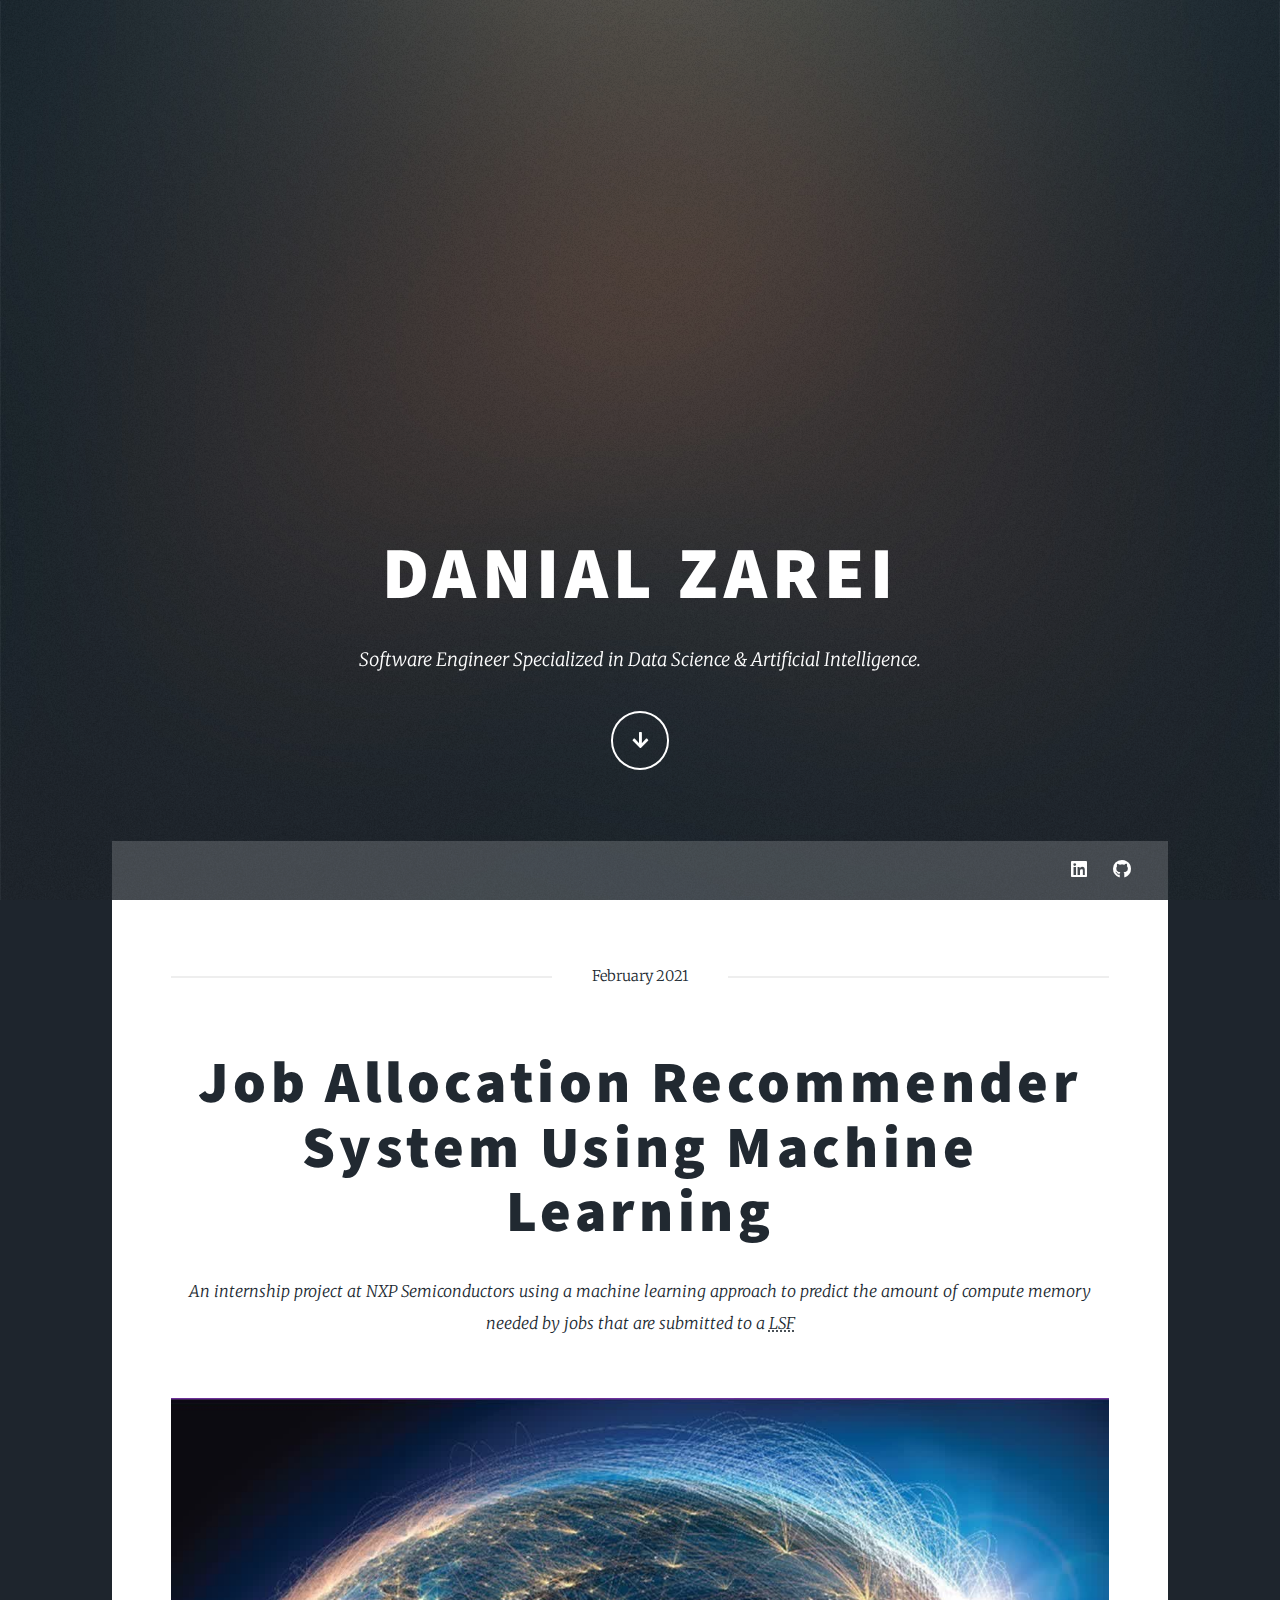
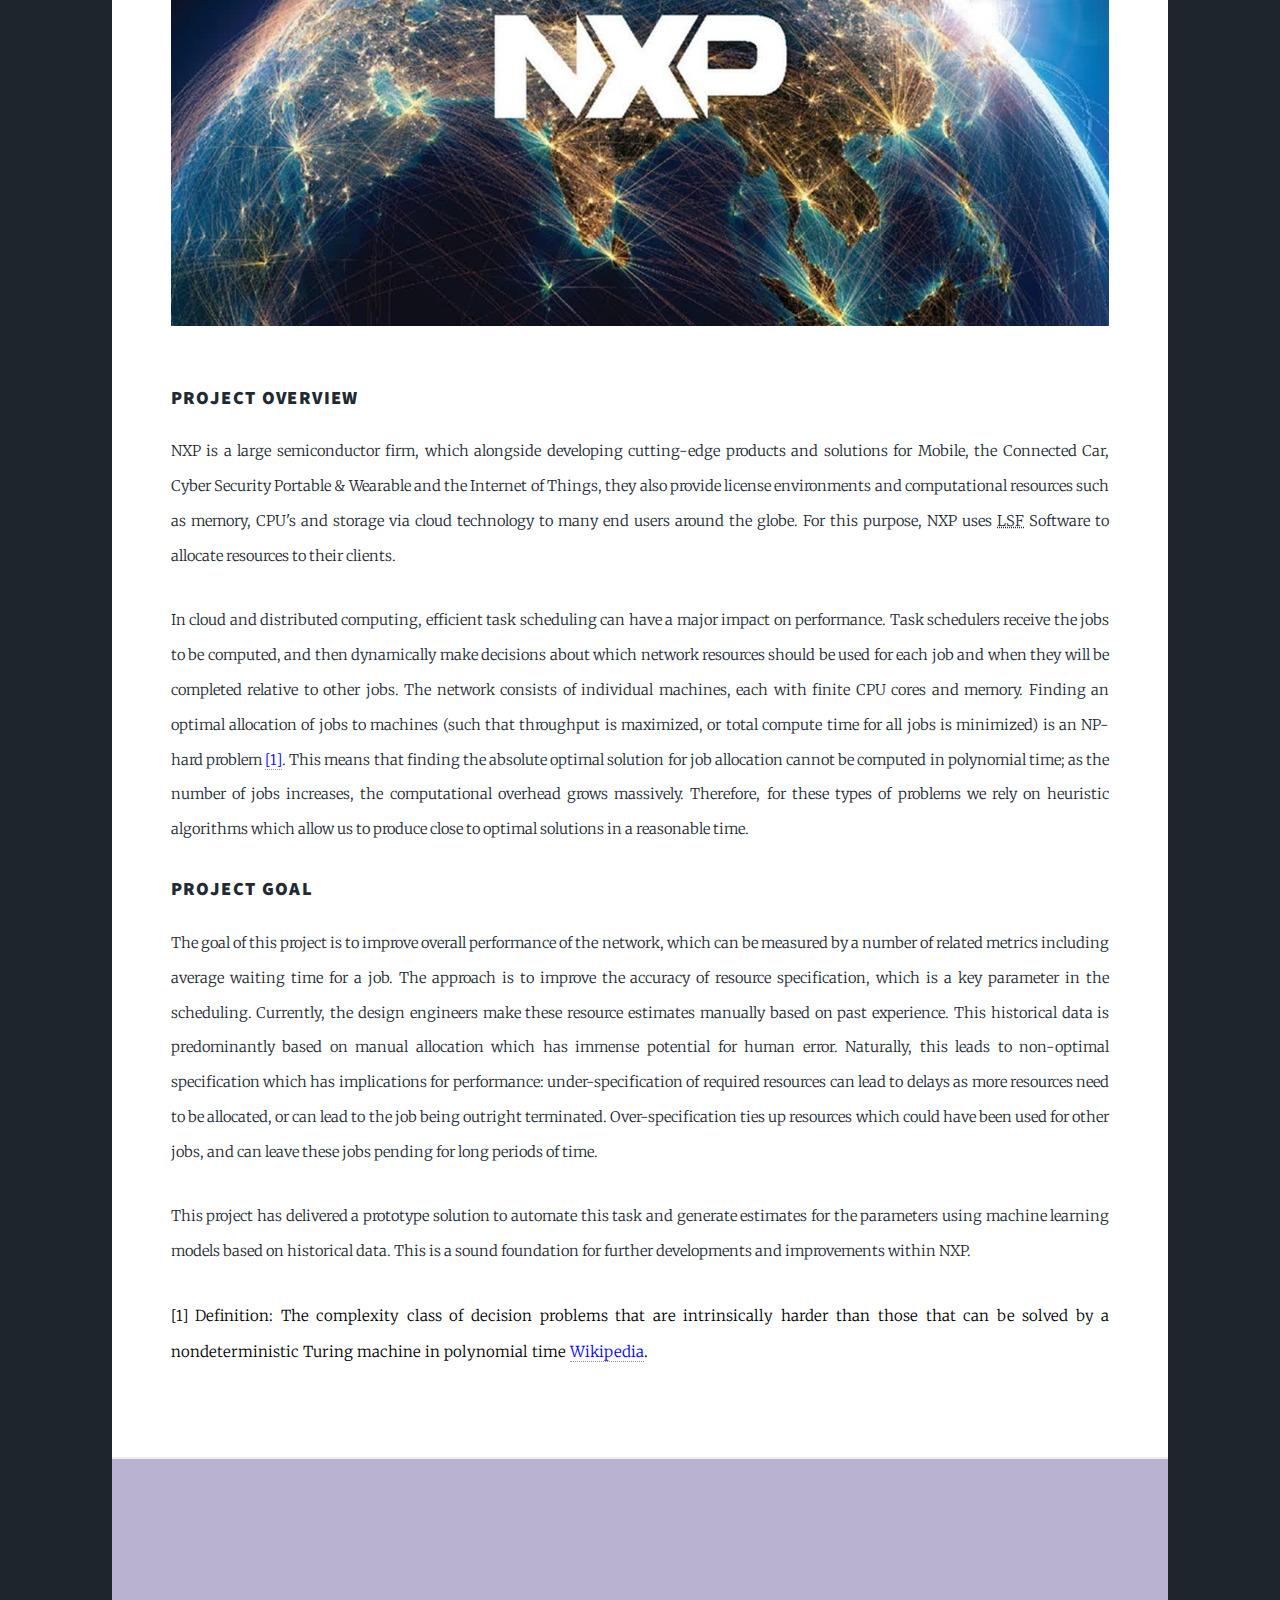
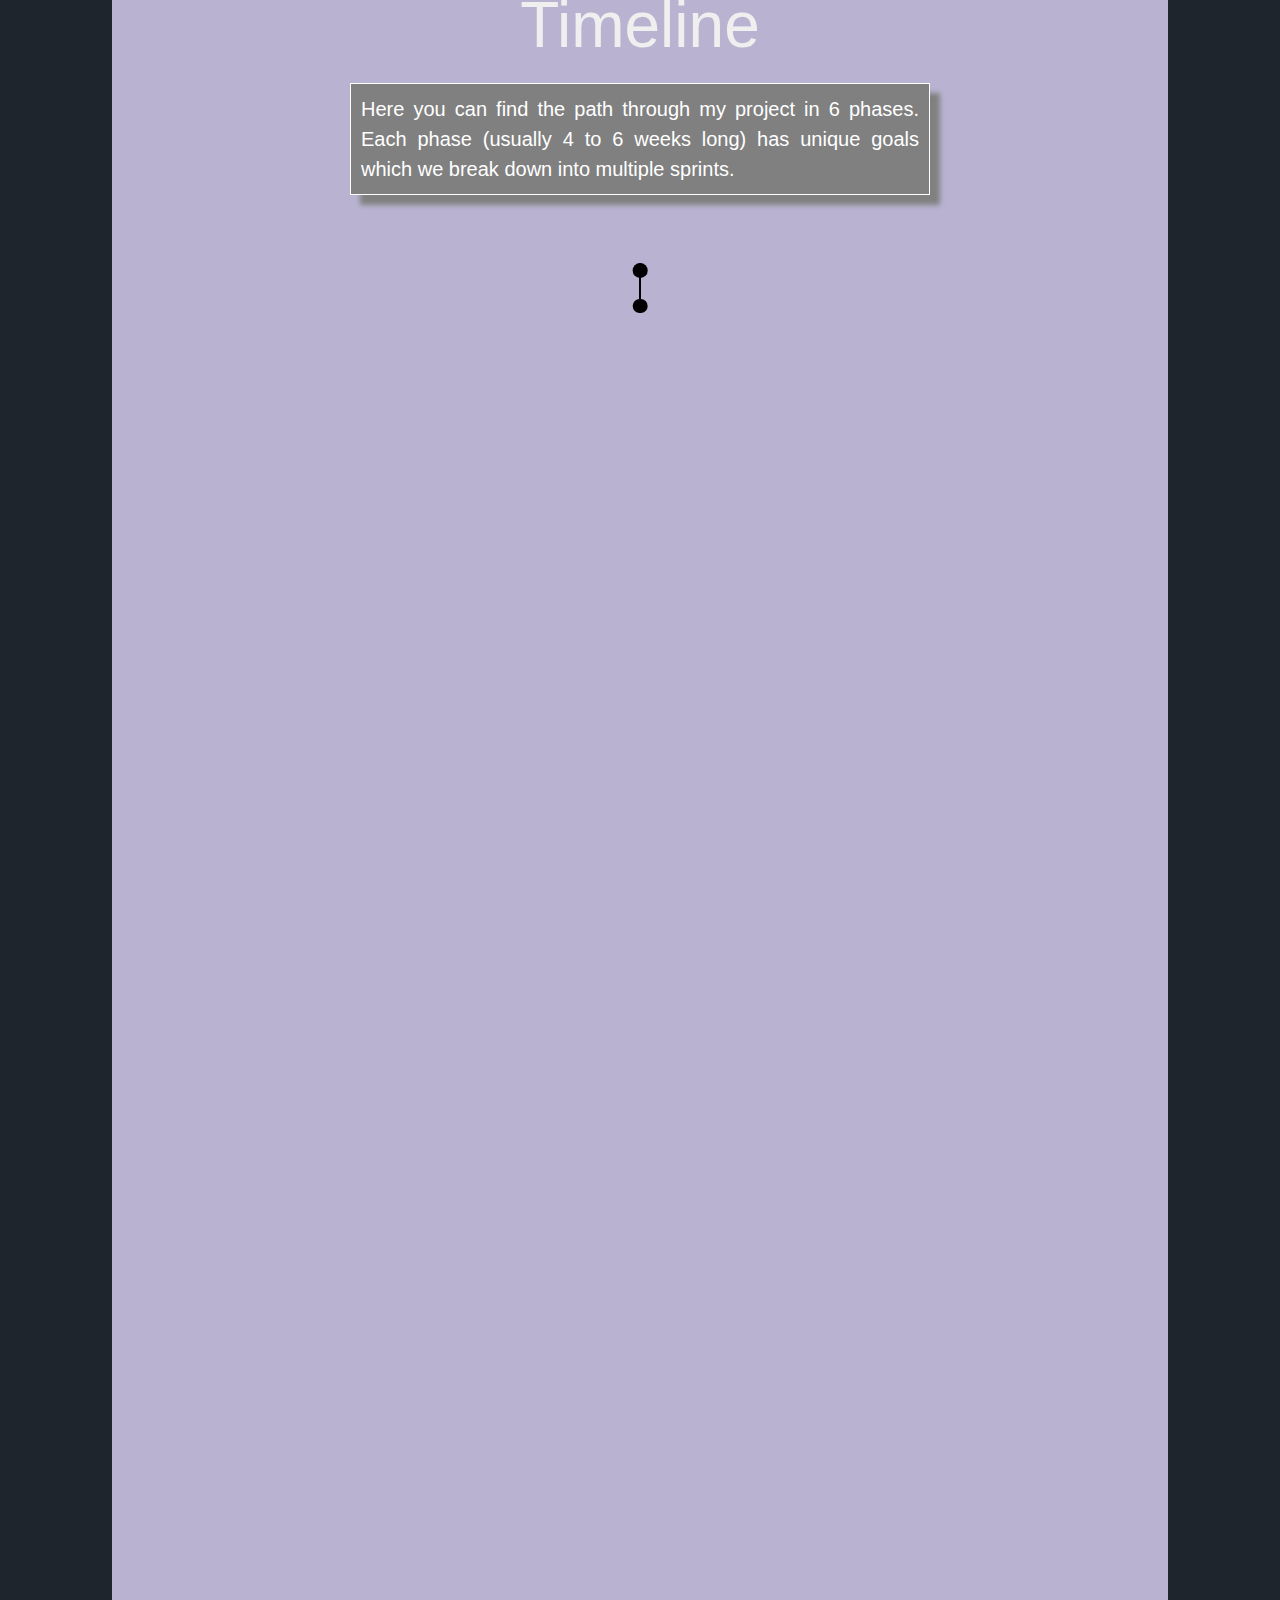
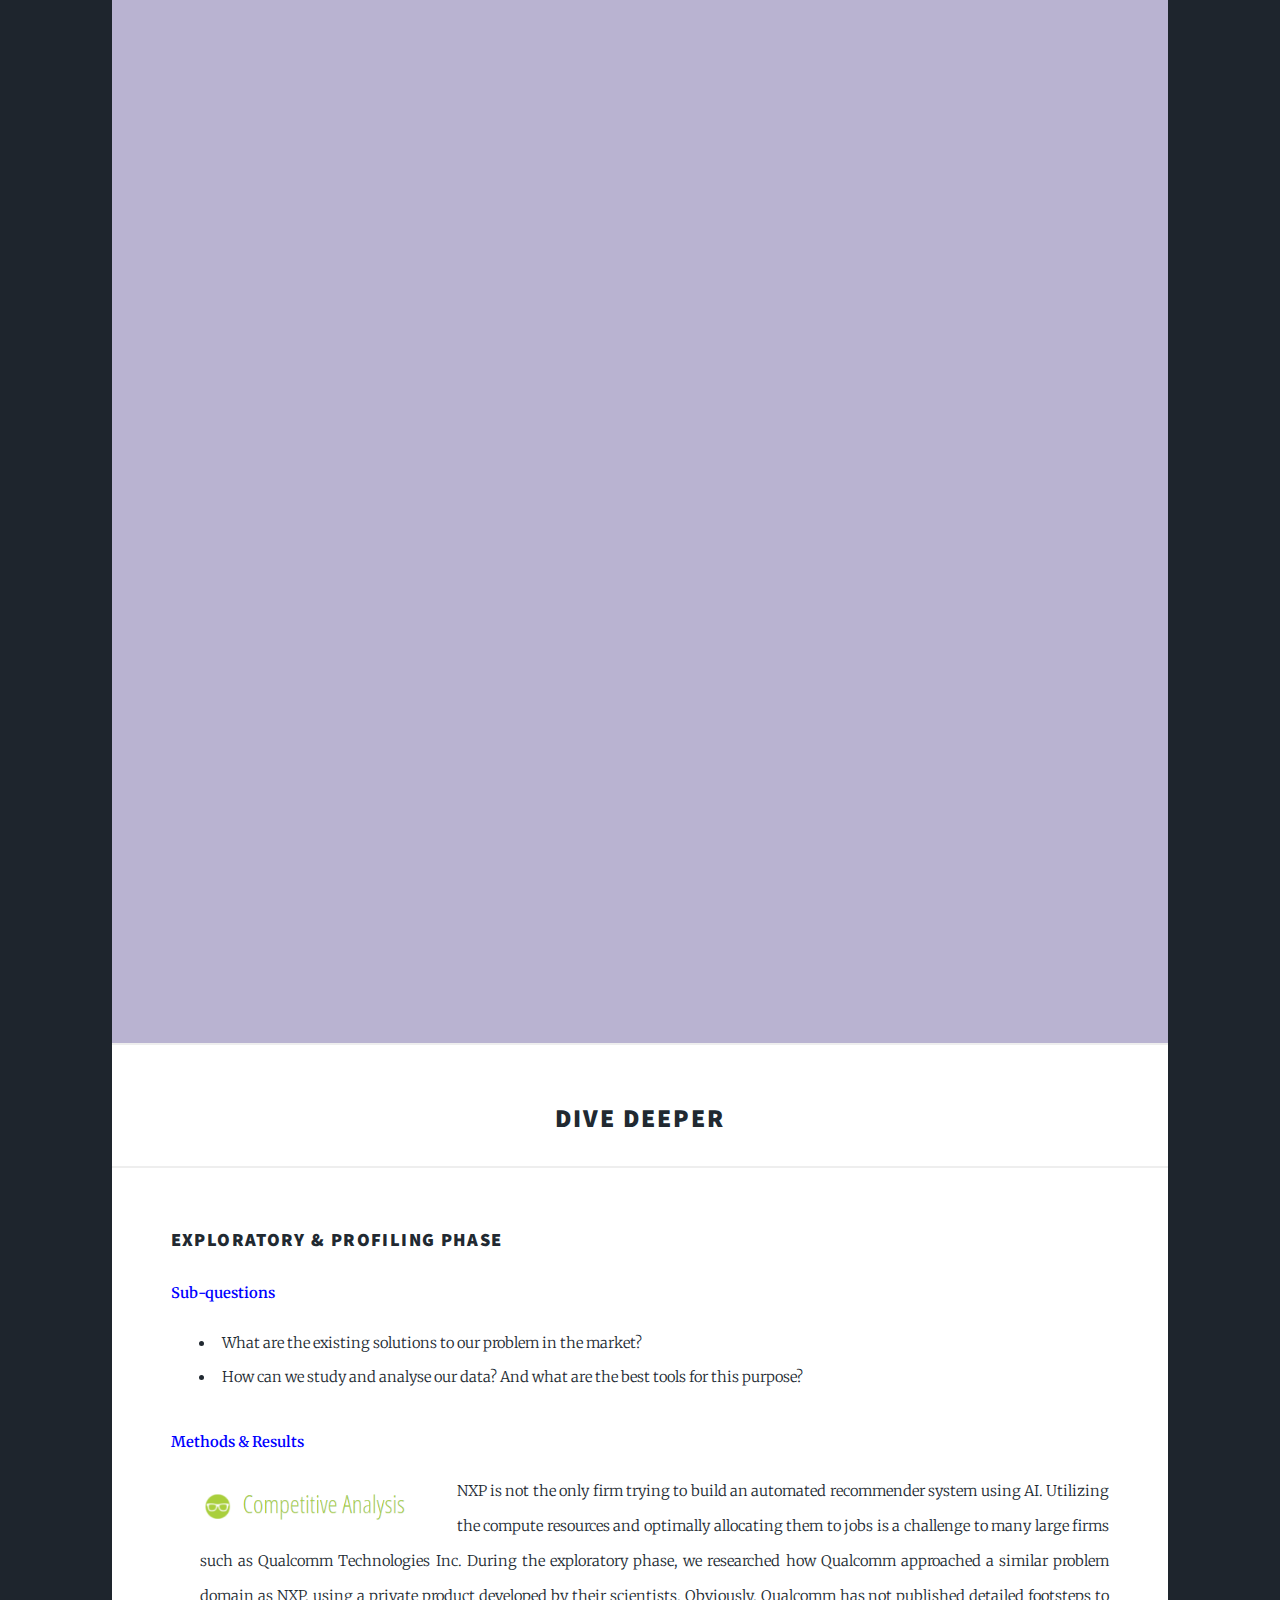
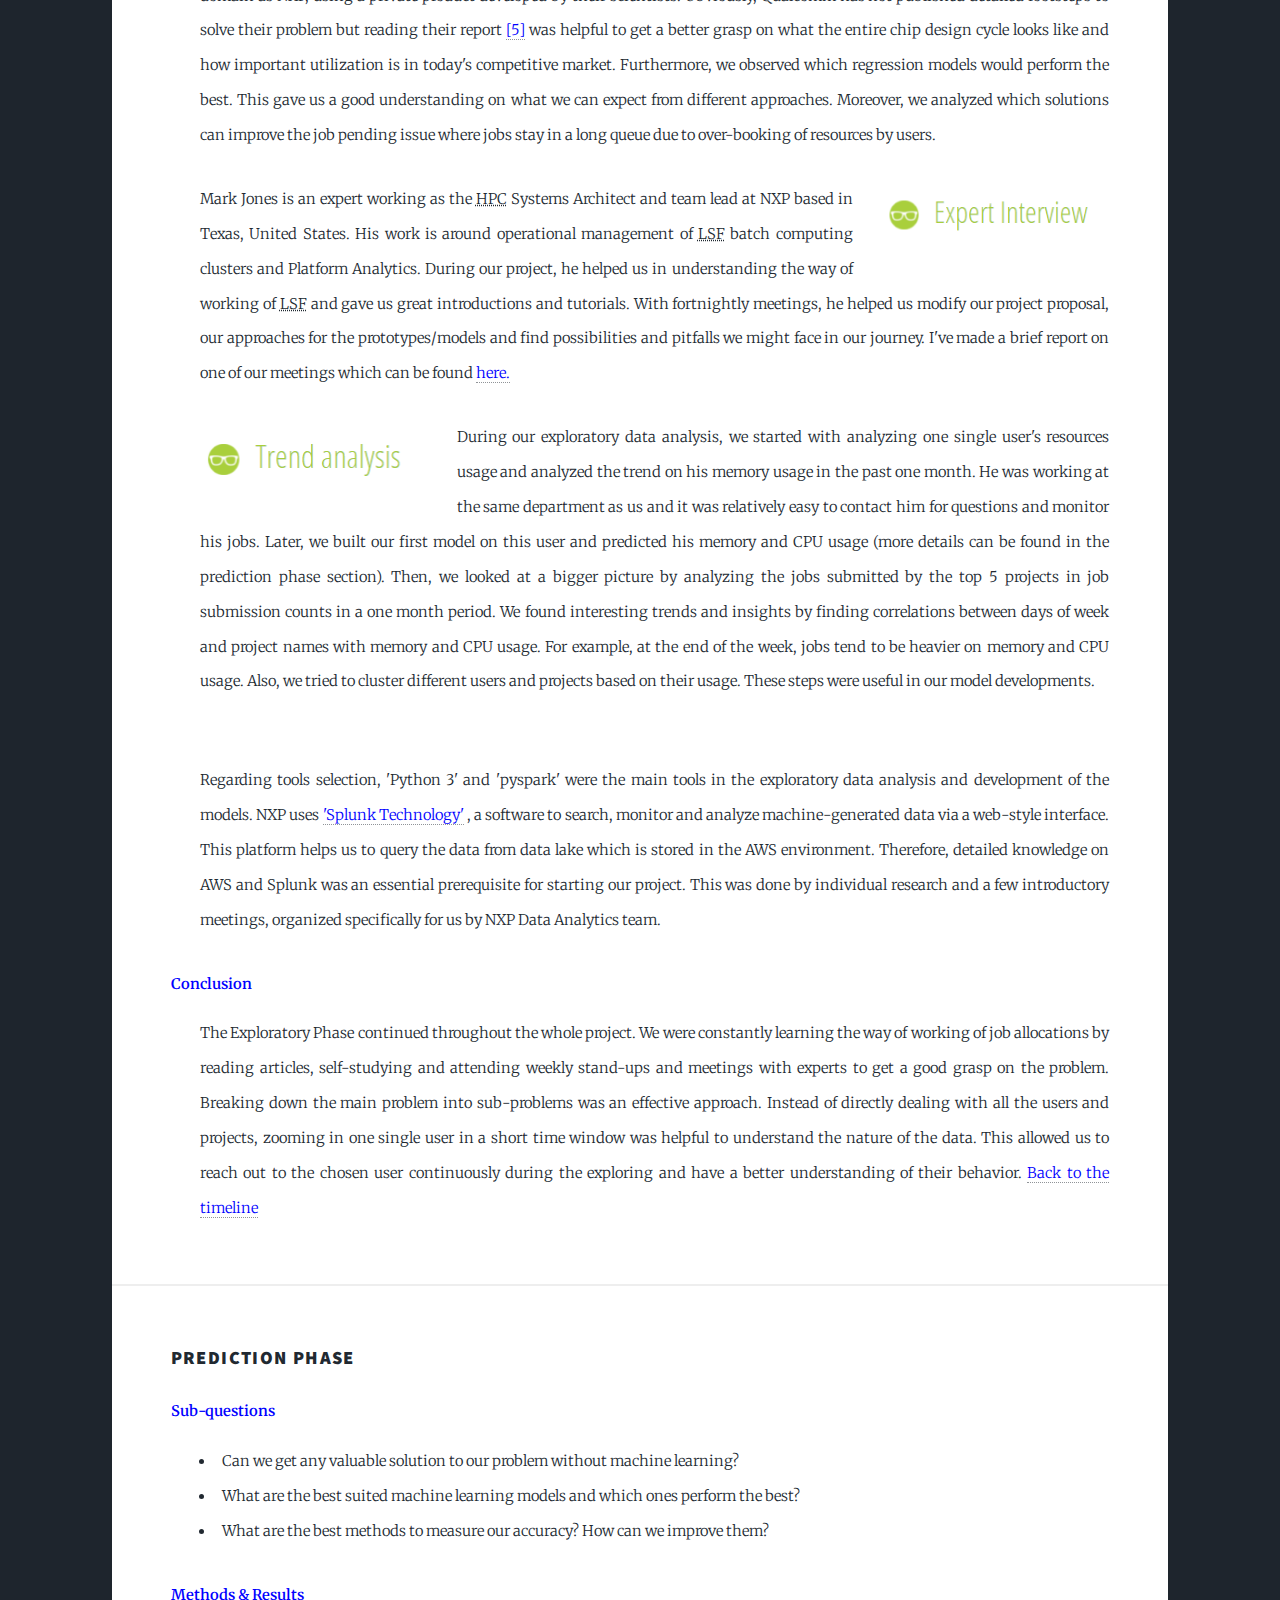
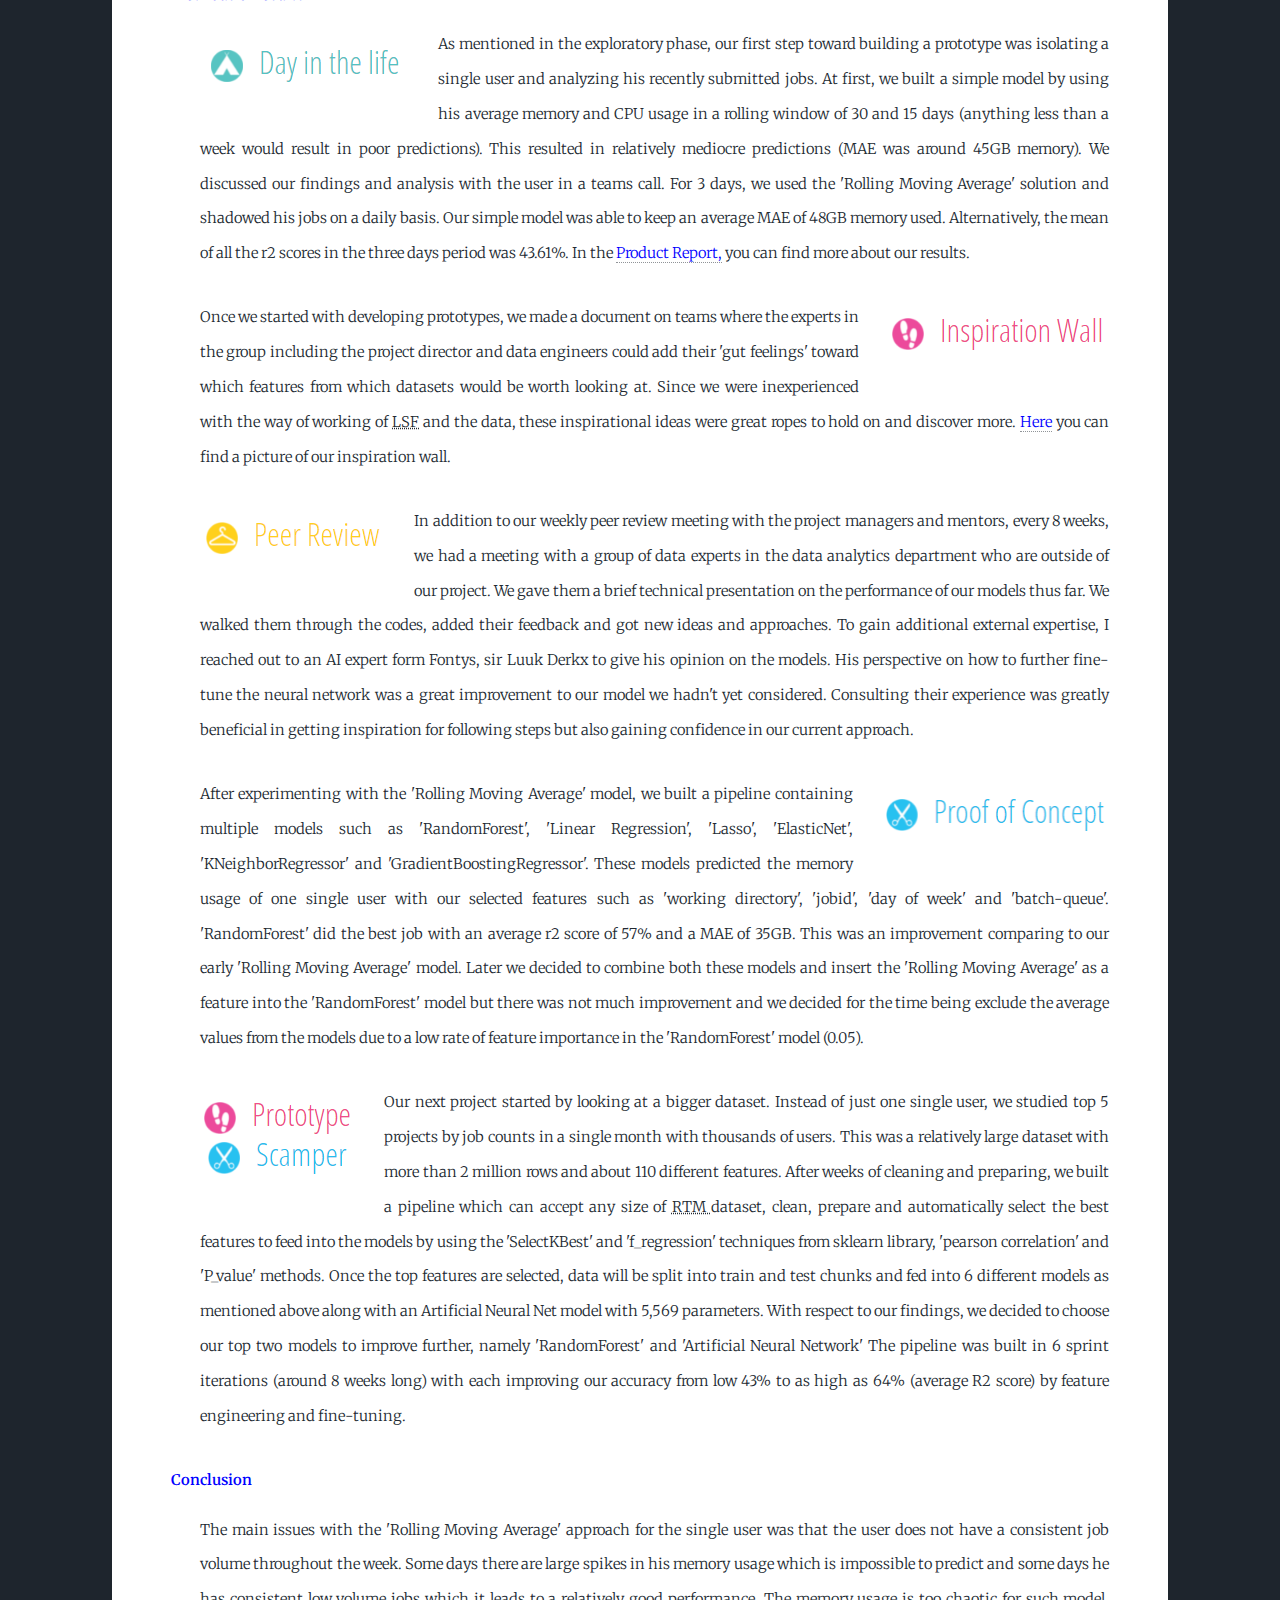
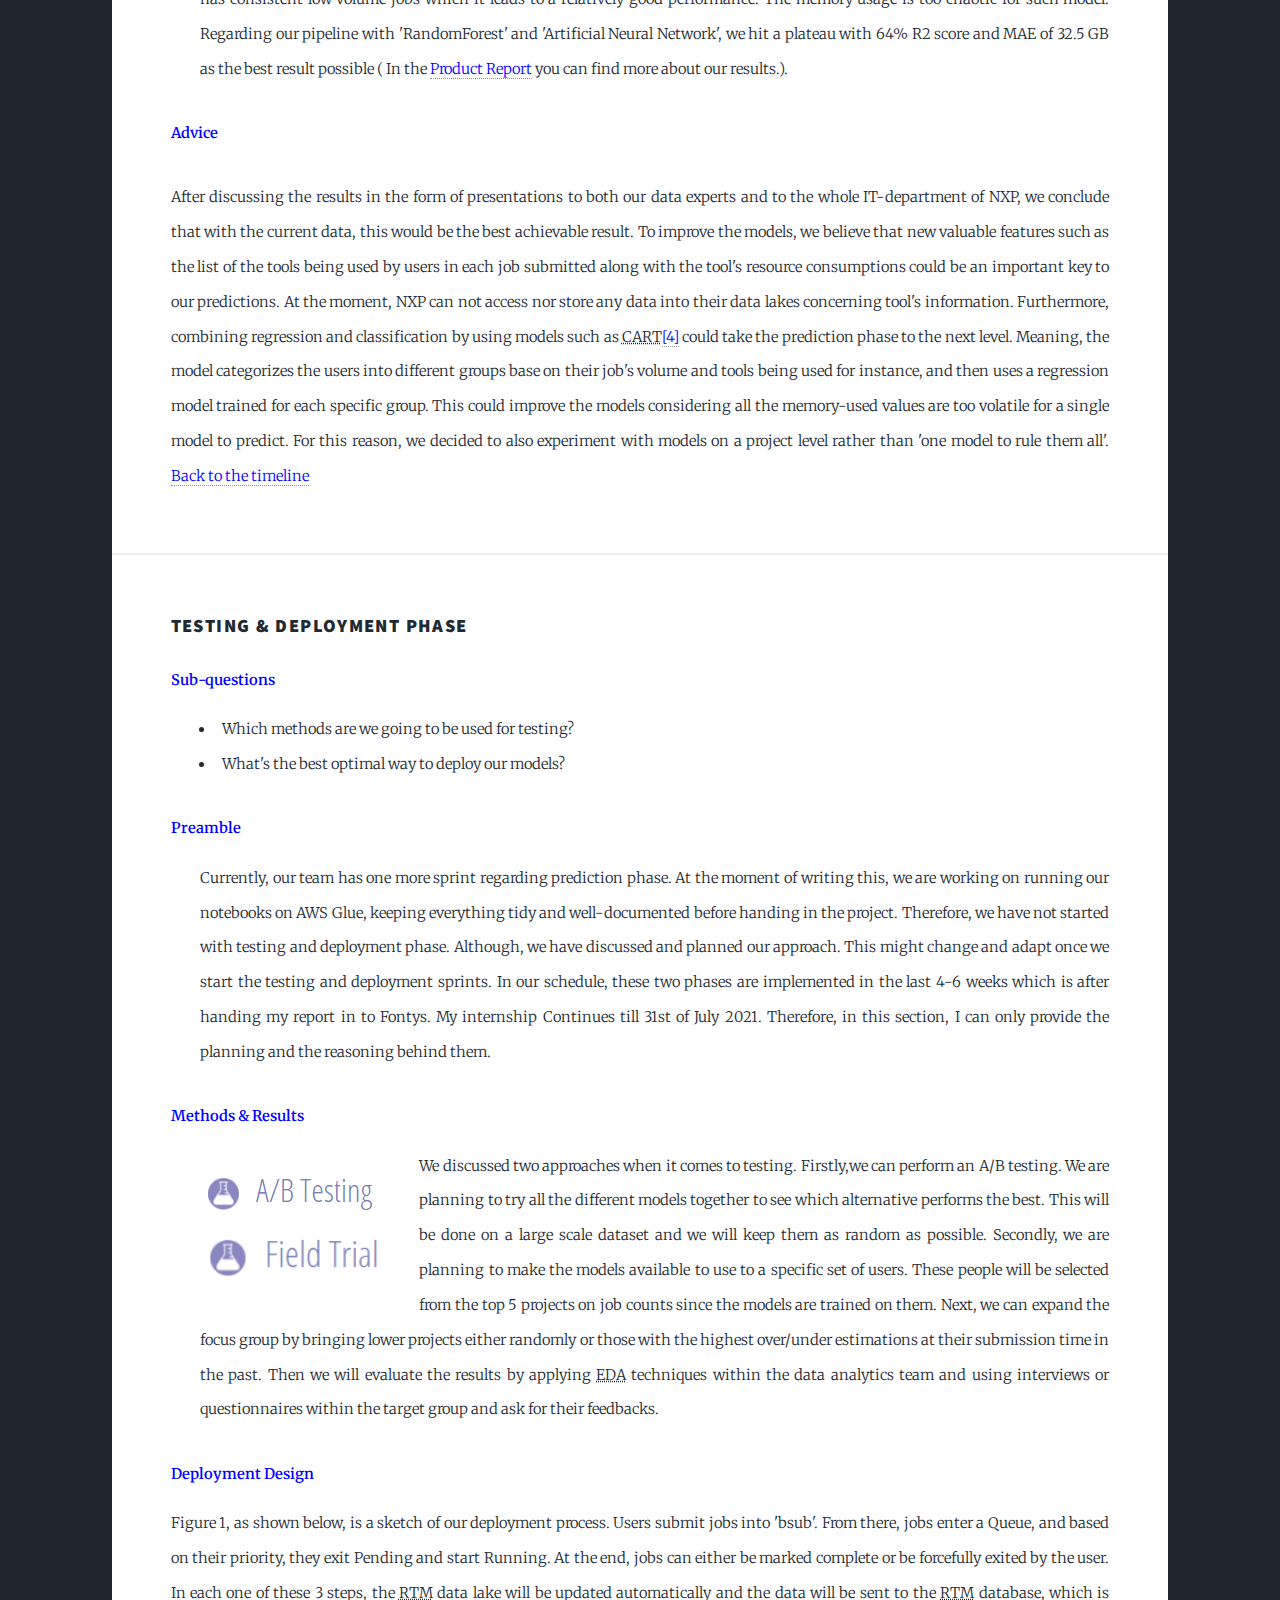
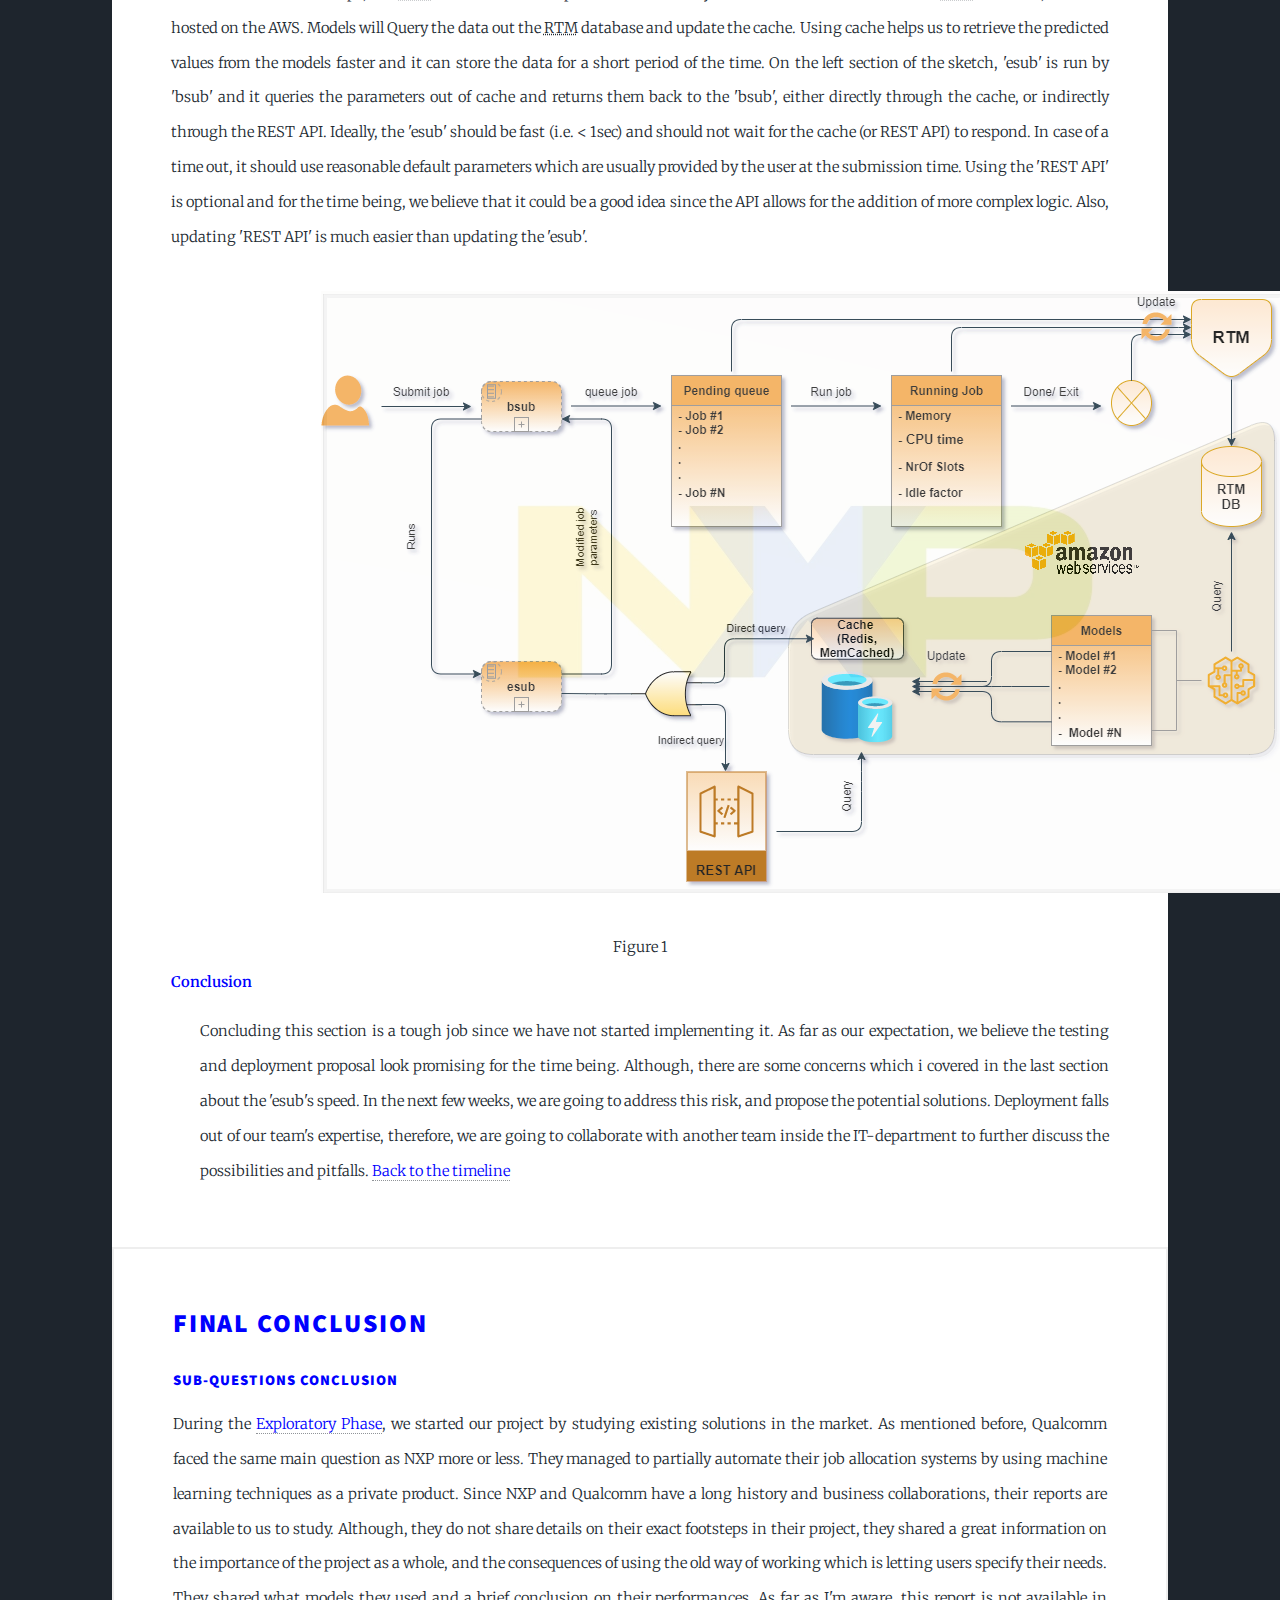
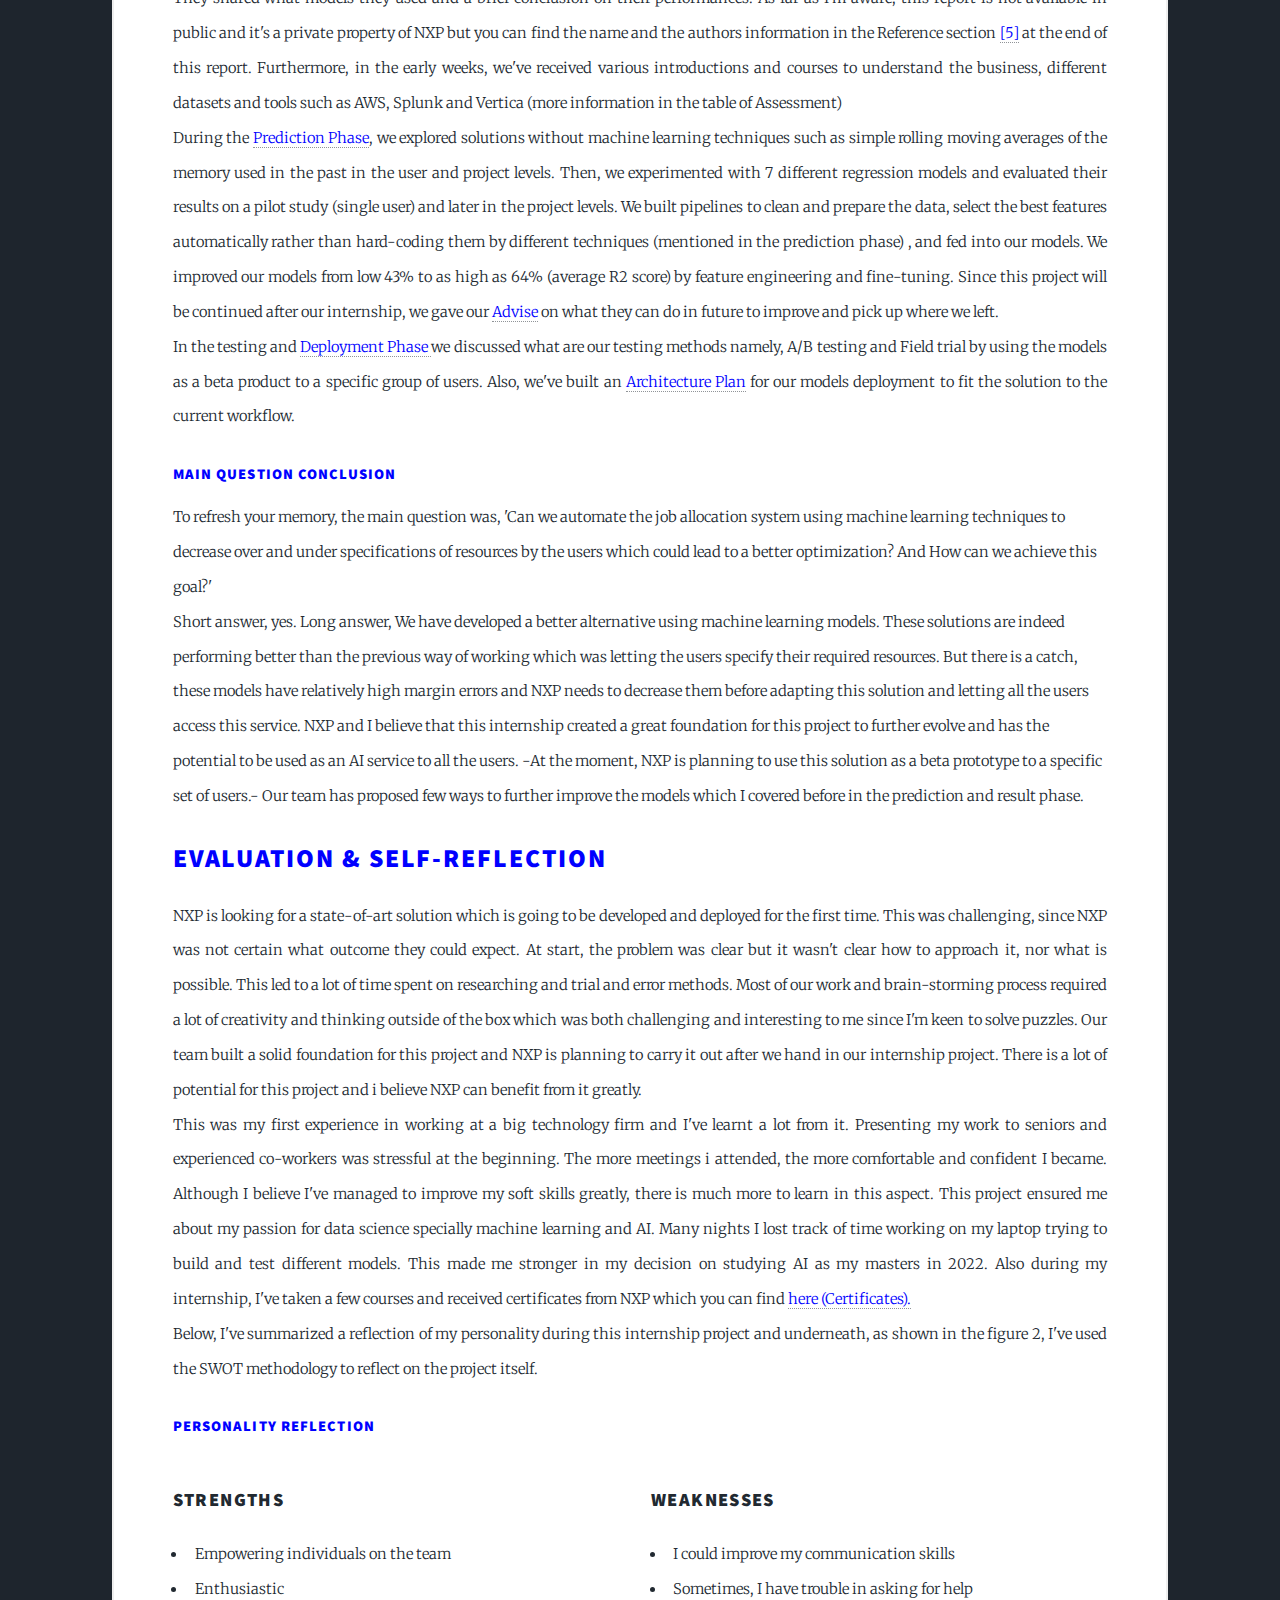
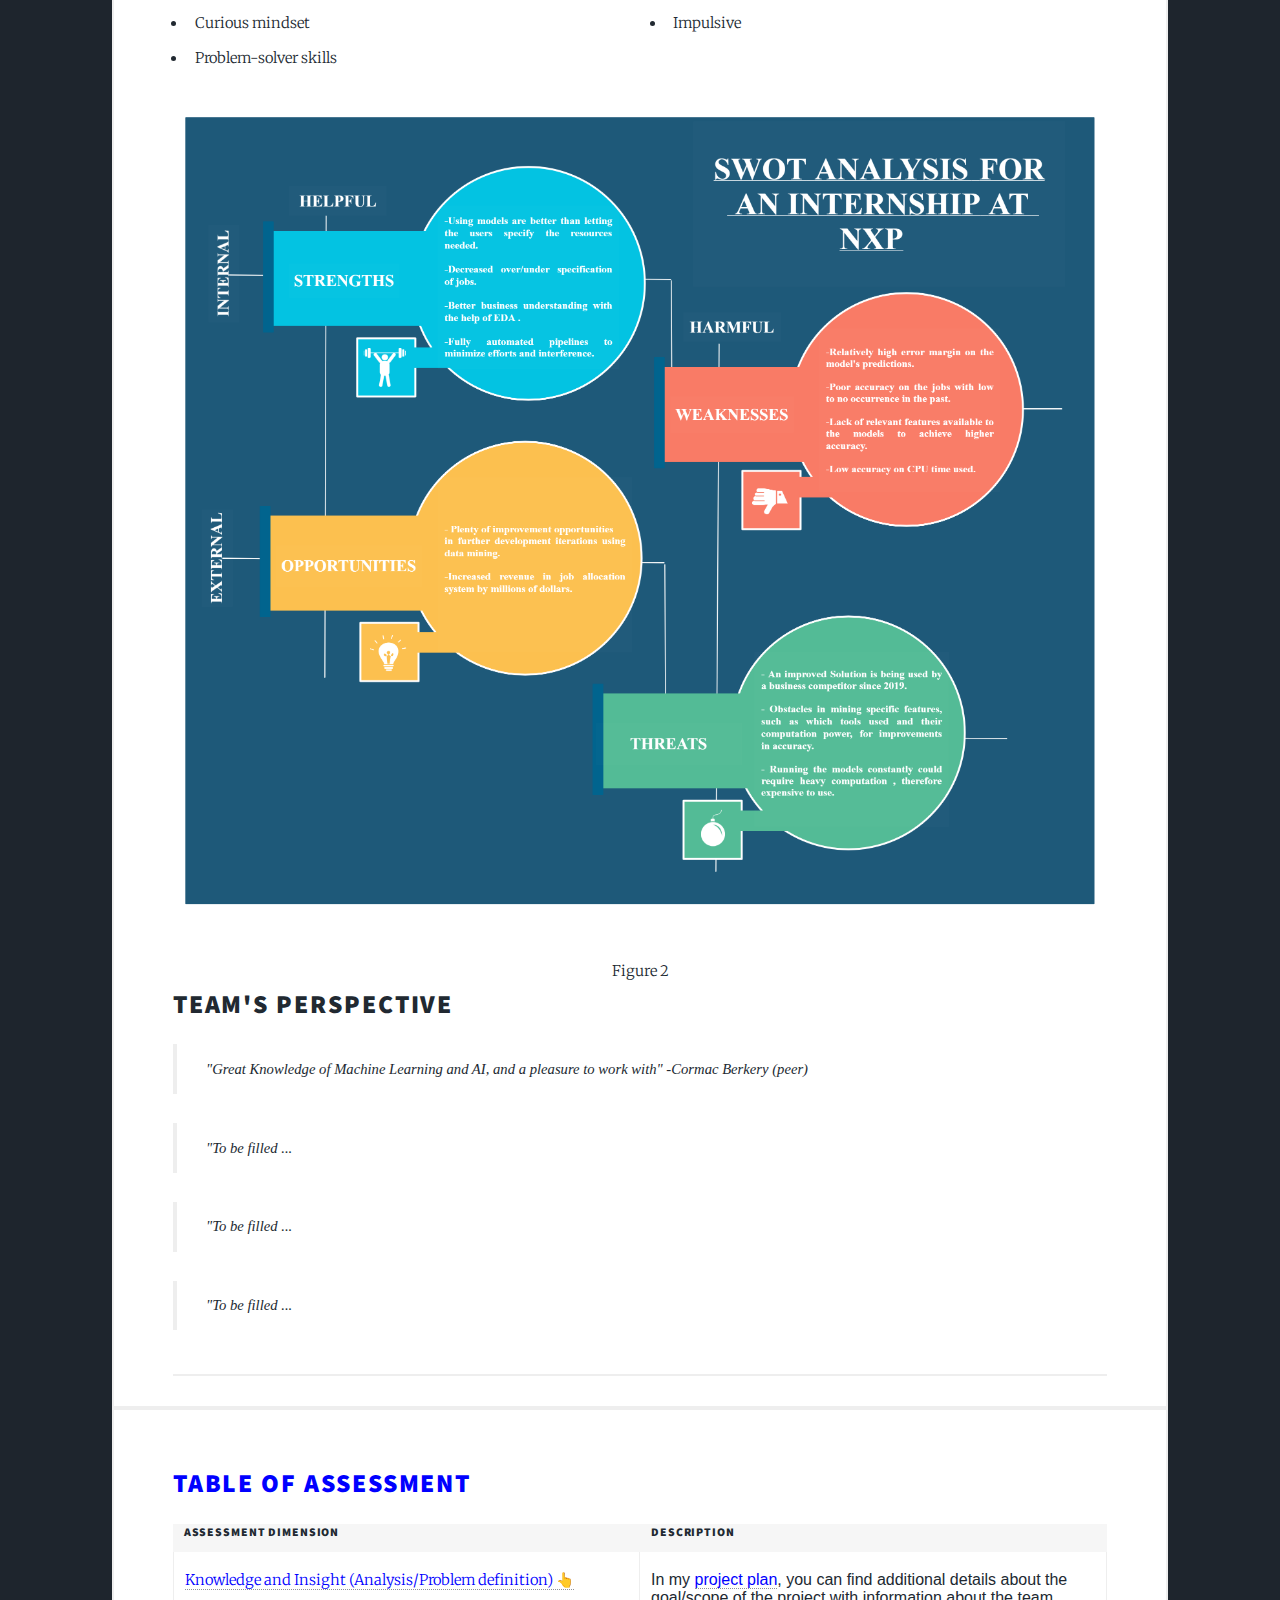
<file: index.html>
<!DOCTYPE HTML>
<!--
	Massively by HTML5 UP
	html5up.net | @ajlkn
	Free for personal and commercial use under the CCA 3.0 license (html5up.net/license)
-->
<html>
	<head>
		<title>NXP Page</title>
		<meta charset="utf-8" />
		<meta name="viewport" content="width=device-width, initial-scale=1, user-scalable=no" />
		<link rel="stylesheet" href="assets/css/main.css" />
		<noscript><link rel="stylesheet" href="assets/css/noscript.css" /></noscript>
	</head>
	<body class="is-preload">
		

		<!-- Wrapper -->
			<div id="wrapper">

				<div id="wrapper" class="fade-in">

					<!-- Intro -->
						<div id="intro">
							<h1>
							Danial Zarei</h1>
							<p>Software Engineer Specialized in Data Science & Artificial Intelligence.</p>
							<ul class="actions">
								<li><a href="#main" class="button icon solid solo fa-arrow-down scrolly">Continue</a></li>
							</ul>
						</div>

				<!-- Nav -->
				<nav id="nav">
					<ul class="links">
						<!-- <li><a href="index.html">Home</a></li>
						<li><a href="#">About me</a></li> -->
					</ul>
					<ul class="icons">
						<li><a href="www.linkedin.com/in/danial-zarei-8a383719a" class="icon brands fa-linkedin"><span class="label">linkdin</span></a></li>
						<li><a href="mysite.fhict.nl/my/Person.aspx?accountname=FHICT%5CI373237" class="icon brands fa-github"><span class="label">GitHub</span></a></li>
					</ul>
				</nav>

				<!-- Main -->
					<div id="main">

						<!-- Post -->
							<section class="post">
								<header class="major">
									<span class="date">February 2021</span>
									<h1  style="text-transform: capitalize;">Job Allocation Recommender System Using Machine Learning<br />
									</h1>
									<p>An internship project at NXP Semiconductors using a machine learning approach to predict the amount of 
										compute memory needed by jobs that are submitted to a <abbr title="Load Sharing Facility">LSF</abbr></p>
								</header>
								<a class="image main"><img src="images/NXP.jpg" alt="" /></a>
								<h3 id="problem">Project Overview</h3>
								<p>NXP is a large semiconductor firm, which alongside developing cutting-edge products and solutions for Mobile, the Connected Car, Cyber Security
									Portable & Wearable and the Internet of Things, they also provide license
									environments and computational resources such as memory, CPU's and storage via cloud
									technology to many end users around the globe. For this purpose, NXP uses <abbr title="Load Sharing Facility">LSF</abbr> Software to allocate resources to their clients.</p>
								<p>In cloud and distributed computing, efficient task scheduling can have a major
									impact on performance. Task schedulers receive the jobs to be computed, and
									then dynamically make decisions about which network resources should be used for
									each job and when they will be completed relative to other jobs. The network
									consists of individual machines, each with finite CPU cores and memory.
									Finding an optimal allocation of jobs to machines (such that throughput is
									maximized, or total compute time for all jobs is minimized) is an NP-hard problem <a href="#foot" class="timeline-link" style="color: blue;">[1]</a>. This means that finding the absolute optimal solution for job allocation
									cannot be computed in polynomial time; as the number of jobs increases, the
									computational overhead grows massively. Therefore, for these types of problems we rely on heuristic algorithms which allow us to produce close to optimal
									solutions in a reasonable time.</p>
								<h3>Project Goal</h3>
								<p>The goal of this project is to improve overall performance of the network,
									which can be measured by a number of related metrics including average waiting
									time for a job. The approach is to improve the accuracy of resource specification,
									which is a key parameter in the scheduling. Currently, the design engineers
									make these resource estimates manually based on past experience. This historical data is predominantly based on 
									manual allocation which has immense potential for human error. Naturally,
									this leads to non-optimal specification which has implications for performance:
									under-specification of required resources can lead to delays as more resources
									need to be allocated, or can lead to the job being outright terminated. Over-specification ties up resources which could have been used for other jobs, and
									can leave these jobs pending for long periods of time.
									</p>
								<p>This project has delivered a prototype solution to automate this task and generate estimates for the parameters
									using machine learning models based on historical data. This is a sound foundation for further developments and improvements within NXP.  
									
								</p>
								<p style="color:black;font-size:15px;" id="foot">[1] Definition: The complexity class of decision problems that are intrinsically harder than those that can be solved by a nondeterministic Turing machine in polynomial time <a  style="color: blue;" href="https://en.wikipedia.org/wiki/NP-hardness" target="_blank">Wikipedia</a>.</p>
							</section>
							


							<div class="container">
								
		



								<div class="top-section">
									<l2 id="timeline">Timeline</l2> 
									<p style="background: grey; 
									font-size: 20px; 
									padding: 10px; 
									border: 1px solid white; 
									box-shadow: 10px 10px 5px grey;
									margin: 10px;">Here you can find the path through my project in 6 phases. Each phase (usually 4 to 6 weeks long) has unique goals which we break down into multiple sprints.
										 </p>
								</div>
								<div class="timeline">
									
									<div class="line"></div>
									
									
									<div class="section">
										<div class="bead"></div>
										<div class="content">
											<d4 class="date">Week 1 - 4</d4>
											<h3>Exploratory Phase</h3>
							
											
											<p>
												The first phase of the assignment is an exploratory phase to get familiar with the data, the IT systems and
                                                software tools (Splunk, AWS athena and AWS Sagemaker) and the problem domain. After the initial
												introduction, I worked together with experts from Data Analytics and <abbr title="High Performance Computing">HPC</abbr> to have a closer look into the available
												data sources ( <abbr title="Recovery Termination Manager">RTM</abbr>  , <abbr title="Product Analysis">PA</abbr>, <abbr title="Floating Negative Multiply">FNM</abbr>). The data analysis specialists have assisted our team in this stage to understand the
												structure of the data and the software tools. In parallel, existing solutions were researched to gain further understanding to the problem domain and analyze competitors.
												<a style="color: blue;" href="#explore" class="timeline-link">Click to see more!</a>
											
											</p>
										
										
							
											
										</div>
									
									</div>	

									<div class="section">
										<div class="bead"></div>
										<div class="content">
											<d4 class="date">Week 5 - 8 </d4>
											<h3>Profiling phase</h3>
											<p>
												The profiling phase aims to evaluate specific <abbr title="Electronic Design Automation">EDA</abbr> tools in combination with Hardware Designers (along with another
												relevant factor in consultation with the Data Analytics /<abbr title="High Performance Computing">HPC</abbr> domain experts) such that it is clear from the analysis
												how much <abbr title="High Performance Computing">HPC</abbr> resources the selected <abbr title="Electronic Design Automation">EDA</abbr>  tool requires. Also, during this phase, we chose a specific user and analyzed their
												required resources by diving into their day-to-day jobs as submitted on <abbr title="Load Sharing Facility">LSF</abbr>. We employ relatively simple techniques such as the 'moving average'
												and 'linear regression', to predict their required memory allocation. <br/><a style="color: blue;" href="#explore" class="timeline-link">Click to see more!</a>
												
											</p>
										
											<div class="modal" id="modal">
												<div class="modal-header">
													<div class="title">Exploratory Phase</div>
													<span data-close-button class="close">&times;</span>

												</div>

											

											</div>
										</div>
										<div  id="overlay"></div>
									</div>	

									<div class="section">
										<div class="bead"></div>
										<div class="content">
											<d4 class="date">Week 9 - 14 </d4>
											<h3>Prediction Phase (Prototype V1)</h3>
											<p>
												The prediction phase was used to further employ the findings of the previous analysis by actively predicting
												CPU, memory and <abbr title="Electronic Design Automation">EDA</abbr>  license usage for the selected <abbr title="Electronic Design Automation">EDA</abbr>  tools.
												 During this phase, we built the first iteration of the model by experimenting with various algorithms such as 
												'RandomForest', 'Linear Regression' and etc. These models are trained 
												and tested on the  <abbr title="Recovery Termination Manager">RTM</abbr>   dataset which consist of submitted and finished
												jobs during the month of March 2021 with more than 2 million rows and about 110 different features.
												We designed pipelines to prepare <a style="color: blue;" href="#ref" class="timeline-link">[6]</a>, clean and automatically select the best features of the data before feeding it into the models. After fine-tuning the models, the 'RandomForest' algorithm performed the best 
												with a 64% r<sup>2</sup> score.  <a style="color: blue;" href="#prediction" class="timeline-link" >Click to see more!</a>
											</p>
										
										</div>
									</div>	

									<div class="section">
										<div class="bead"></div>
										<div class="content">
											<d4 class="date">Week 15 - 17</d4>
											<h3>Prediction Phase (Prototype V2)</h3>
											<p>
												The next challenge was to apply the model to a larger context, running it on data accumulated from the previous 6 months with more than 14 million rows. We re-trained and fine-tuned the selected models
												. In order to improve our accuracy and lower the  <abbr title="Mean Absolute Error">MAE</abbr>, we built more features by reaching outside of the  <abbr title="Recovery Termination Manager">RTM</abbr>   dataset and
											    applied different potential solutions to engineer the features which resulted in improvements. <a style="color: blue;" href="#prediction" class="timeline-link" >Click to see more!</a>

												
											</p>
										
										</div>
									</div>	

									<div class="section">
										<div class="bead"></div>
										<div class="content">
											<d4 class="date">Week 18 - 20</d4>
											<h3>Optimization Phase (Testing)</h3>
											<p>
												During the optimization phase the insights from big data 
												were applied in <abbr title="High Performance Computing">HPC</abbr> jobs. This phase involved active monitoring of the <abbr title="Load Sharing Facility">LSF</abbr> job duration and resources to ensure that
												our models are indeed delivering the expected results.<a style="color: blue;" href="#tad" class="timeline-link" >Click to see more!</a>
												
											</p>
										
										</div>
									</div>	 

									<div class="section">
										<div class="bead"></div>
										<div class="content">
											<d4 class="date">Week 21 - 24</d4>
											<h3>Deployment Phase </h3>
											<p>
												After getting the model's approval during the testing phase, we built an architecture to fit the models into the job allocation progress. At the first stage,
												the new architecture plan will be available to a specific group to further evaluate and improve the solution. <a style="color: blue;" href="#tad" class="timeline-link">Click to see more!</a>
												
											</p>
											
										</div>
									</div>
								</div>
							</div>


							<h2 style="text-align: center;">Dive deeper</h2>
							<dl>
								<h3 id="explore">Exploratory & Profiling Phase</h3>

								<dt class="subs">Sub-questions</dt>
								<dd>
									<ul>
										<li>What are the existing solutions to our problem in the market?</li>
										<li>How can we study and analyse our data? And what are the best tools for this purpose?</li>
									
									</ul>
								
								</dd>
								<dt class="subs">Methods & Results</dt>
								<dd>
									<p><span class="image left"><img src="images/comp_cmd.png" alt="" /></span>NXP is not the only firm trying to build an automated recommender system using AI. Utilizing the compute resources and optimally allocating them to jobs is a challenge to many large
										firms such as Qualcomm Technologies Inc. During the exploratory phase, we researched how Qualcomm approached a similar problem domain as NXP, using a private product developed
									   by their scientists. Obviously, Qualcomm has not published detailed footsteps to solve their problem but reading their report <a style="color: blue;" href="#ref" class="timeline-link">[5]</a> was helpful to get a better grasp on what the entire
									   chip design cycle looks like and how important utilization is in today's competitive market. Furthermore, we observed which regression models would perform the best. This gave us
									   a good understanding on what we can expect from different approaches. Moreover, we analyzed which solutions can improve the job pending issue where jobs stay in a long queue 
									   due to over-booking of resources by users.</p>
									<p><span class="image right"><img src="images/expert-cmd.png" alt="" /></span>Mark Jones is an expert working as the <abbr title="High Performance Computing">HPC</abbr> Systems Architect and team lead at NXP based in Texas, United States. His work is around operational management of <abbr title="Load Sharing Facility">LSF</abbr> batch computing clusters and Platform Analytics.  
									     During our project, he helped us in understanding the way of working of <abbr title="Load Sharing Facility">LSF</abbr> and gave us great introductions and tutorials. With fortnightly meetings, he helped us modify our project proposal, our approaches for the prototypes/models and find possibilities and pitfalls 
										 we might face in our journey. I've made a brief report on one of our meetings which can be found <a href="files\M.J.pdf" style="color: blue;" target="_blank">here.</a>  
										  </p>
									<p><span class="image left"><img src="images/trend-cmd.png" alt="" /></span>During our exploratory data analysis, we started with analyzing one single user's resources usage and 
									  analyzed the trend on his memory usage in the past one month. He was working at the same department as us and it was relatively easy to contact him for questions and monitor
									 his jobs. Later, we built our first model on this user and predicted his memory and CPU usage (more details can be found in the prediction phase section). Then, we looked at a bigger picture
									 by analyzing the jobs submitted by the top 5 projects in job submission counts in a one month period. We found interesting trends and insights by finding correlations between days of week and project names 
									 with memory and CPU usage. For example, at the end of the week, jobs tend to be heavier on memory and CPU usage. Also, we tried to cluster different users and projects based on their usage.
									These steps were useful in our model developments.</p>
									<p><br/>Regarding tools selection, 'Python 3' and 'pyspark' were the main tools in the exploratory data analysis and development
									   of the models. NXP uses <a style="color: blue;" href="https://www.splunk.com/" target="_blank">'Splunk Technology'</a> , a software to search, monitor and analyze machine-generated data via a web-style interface. This platform helps us to query the data from data lake 
									   which is stored in the AWS environment. Therefore, detailed knowledge on AWS and Splunk was an essential prerequisite for starting our project. This was done by individual research and a few 
									   introductory meetings, organized specifically for us by NXP Data Analytics team. </p>
								</dd>
								
								<dt class="subs">Conclusion</dt>
								<dd>
									<p> The Exploratory Phase 
										 continued throughout the whole project. We were constantly learning the way of working of job allocations by reading articles, self-studying and attending weekly stand-ups and meetings 
										with experts to get a good grasp on the problem. Breaking down the main problem into sub-problems was an effective approach. Instead of directly dealing with all the users and projects,
										zooming in one single user in a short time window was helpful to understand the nature of the data. This allowed us to reach out to the chosen user continuously during the exploring 
										and have a better understanding of their behavior. <a style="color: blue;" href="#timeline" class="timeline-link">Back to the timeline</a>    
								 </p>
								</dd>
							</dl>

							<dl>
								<h3 id="prediction">Prediction Phase</h3>

								<dt class="subs">Sub-questions</dt>
								<dd>
								
									<ul>
										<li>Can we get any valuable solution to our problem without machine learning?</li>
										<li>What are the best suited machine learning models and which ones perform the best? </li>
										<li>What are the best methods to measure our accuracy? How can we improve them? </li>
									
									
									</ul>
								</dd>
								<dt class="subs">Methods & Results</dt>
								<dd>
									<p><span class="image left"><img src="images/day_cmd.png" alt="" /></span>As mentioned in the exploratory phase, our first step toward building a prototype was isolating a single user and analyzing
							         his recently submitted jobs. At first, we built a simple model by using his average memory and CPU usage in a rolling window of 30 and 15 days (anything less than a week would result in poor predictions). This resulted in relatively
									mediocre predictions (MAE was around 45GB memory). We discussed our findings and analysis with the user in a teams call. For 3 days, we used the 'Rolling Moving Average' solution
								    and shadowed his jobs on a daily basis. Our simple model was able to keep an average MAE of 48GB memory used. Alternatively, the mean of all the r2 scores in the three days period was 43.61%. 
								     In the <a href="files\Product Report.pdf" style="color: blue;" target="_blank">Product Report,</a> you can find more about our results.</p>
									<p><span class="image right"><img src="images/inspriation_cmd.png" alt="" /></span>Once we started with developing prototypes, we made a document on teams where the experts in the group including
									 the project director and data engineers could add their 'gut feelings' toward which features from which datasets would be worth looking at. Since we were inexperienced with the 
									way of working of <abbr title="Load Sharing Facility">LSF</abbr> and the data, these inspirational ideas were great ropes to hold on and discover more. <a href="files\gut.png" style="color: blue;" target="_blank">Here</a> you can find a picture of our inspiration wall.</p>
									
									<p><span class="image left"><img src="images/peerview_cmd.png" alt="" /></span>In addition to our weekly peer review meeting with the project managers and mentors, every 8 weeks, we had a meeting with a group of data experts in the data analytics department who are outside of our project.
									 We gave them a brief technical presentation on the performance of our models thus far. We walked them through the codes, added their feedback and got new ideas and approaches. To gain additional external
									 expertise, I reached out to an AI expert form Fontys, sir Luuk Derkx to give his opinion on the models. His perspective on how to further fine-tune the neural network was a great improvement to our model we hadn't yet considered.
									 Consulting their experience was greatly beneficial in getting inspiration for following steps but also gaining confidence in our current approach.</p>
									
									<p><span class="image right"><img src="images/poc_cmd.png" alt="" /></span>After experimenting with the 'Rolling Moving Average' model, we built a pipeline containing
									 multiple models such as 'RandomForest', 'Linear Regression', 'Lasso', 'ElasticNet', 'KNeighborRegressor' and 'GradientBoostingRegressor'. These models predicted the memory usage 
									of one single user with our selected features such as 'working directory', 'jobid', 'day of week' and 'batch-queue'. 'RandomForest' did the best job with an average r2 score of 57% and a MAE of
								    35GB. This was an improvement comparing to our early 'Rolling Moving Average' model. Later we decided to combine both these models and insert the 'Rolling Moving Average' as a feature into the 'RandomForest' model
								    but there was not much improvement and we decided for the time being exclude the average values from the models due to a low rate of feature importance in the 'RandomForest' model (0.05).  </p>
									
									<p><span class="image left"><img src="images/prototypinggg_cmd.png" alt="" /><img src="images/scamper_cmd.png" alt="" /></span>Our next project started by looking at a bigger dataset. Instead 
									of just one single user, we studied top 5 projects by job counts in a single month with thousands of users. This was a relatively large dataset with more than 2 million rows and about 110 different features. After 
								    weeks of cleaning and preparing, we built a pipeline which can accept any size of  <abbr title="Recovery Termination Manager">RTM
									</abbr>   dataset, clean, prepare and automatically select the best features to feed into the models by using the 'SelectKBest' and 
								   'f_regression' techniques from sklearn library, 'pearson correlation' and 'P_value' methods. Once the top features are selected, data will be split into train and test chunks and 
								    fed into 6 different models as mentioned above along with an Artificial Neural Net model with 5,569 parameters. With respect to our findings, we decided to choose our top two models to improve further, namely
									 'RandomForest' and 'Artificial Neural Network' The pipeline was built in 6 sprint iterations (around 8 weeks long) with each improving our accuracy
								    from low 43% to as high as 64% (average R2 score) by feature engineering and fine-tuning.       </p>

								</dd>
						
								
								<dt class="subs">Conclusion</dt>
								<dd>
									<p>The main issues with the 'Rolling Moving Average' approach for the single user was that the user does not have a consistent job volume throughout the week. Some days there are large spikes in his memory usage which is impossible to 
									   predict and some days he has consistent low volume jobs which it leads to a relatively good performance. The memory usage is too chaotic for such model. Regarding our pipeline with 'RandomForest' and 'Artificial Neural Network', we hit a plateau with 
									   64% R2 score and MAE of 32.5 GB as the best result possible ( In the <a href="files\Product Report.pdf" style="color: blue;" target="_blank">Product Report</a> you can find more about our results.). 
									   <dt id="advice" class="subs">Advice</dt></p>
									<p>After discussing the results in the form of presentations to both our data experts and to the whole IT-department of NXP, we conclude that 
										with the current data, this would be the best achievable result. To improve the models, we believe that new valuable features such as the list of the tools being used by users in each job submitted along with 
										the tool's resource consumptions could be an important key to our predictions. At the moment, NXP can not access nor store any data into their data lakes concerning tool's information. Furthermore, combining regression and classification 
										 by using models such as <abbr title="Classification and Regression Tree">CART</abbr><a href= "#ref" style="color: blue;" class="timeline-link">[4]</a> could take the prediction phase to the next level. Meaning, the model categorizes 
										 the users into different groups base on their job's volume and tools being used for instance, and then uses a regression model trained for each specific group. This could improve the models 
										  considering all the memory-used values are too volatile for a single model to predict. For this reason, we decided to also experiment with models on a project level rather than 'one model to rule them all'.
										  <a style="color: blue;" href="#timeline" class="timeline-link">Back to the timeline</a> </p>
								    </p>
								</dd>
							</dl>


							<dl>
								<h3 id="tad">Testing & Deployment Phase</h3>

								<dt class="subs">Sub-questions</dt>
								<dd>
									<ul>
										<li>Which methods are we going to be used for testing?</li>
										<li>What's the best optimal way to deploy our models?</li>
									
									</ul>
								
								</dd>
								<dt class="subs" id="preamble">Preamble</dt>
								<dd>
									<p>Currently, our team has one more sprint regarding prediction phase. At the moment of writing this, we are 
										working on running our notebooks on AWS Glue, keeping everything tidy and well-documented before handing in the project. Therefore, we have not started with testing and deployment phase.
									   Although, we have discussed and planned our approach. This might change and adapt once we start the testing and deployment sprints. In our schedule, these two phases are implemented in the last 4-6 weeks which is 
									   after handing my report in to Fontys. My internship Continues till 31st of July 2021. Therefore, in this section, I can only provide the planning and the reasoning behind them.</p>
								</dd>
								<dt class="subs">Methods & Results</dt>
								<dd>
									<p><span class="image left"><img src="images/testAB_cmd.png" alt="" /><img src="images/test_cmd.png" alt="" /></span> We discussed two approaches when it comes to testing. Firstly,we can perform an A/B testing. We are planning to try all the different models together to see which alternative performs
										the best. This will be done on a large scale dataset and we will keep them as random as possible. Secondly, we are planning to make the models
										available to use to a specific set of users. These people will be selected from the top 5 projects on job counts since the models are trained on them. Next, we can expand the focus group by 
										bringing lower projects either randomly or those with the highest over/under estimations at their submission time in the past. Then we will evaluate the results by applying <abbr title="Exploratory Data Analysis">EDA</abbr>  techniques within
										the data analytics team and using interviews or questionnaires within the target group and ask for their feedbacks.   </p>
									<dt class="subs" id="design">Deployment Design</dt>
									<p>Figure 1, as shown below, is a sketch of our deployment process. Users submit jobs into 'bsub'. From there, jobs enter a Queue, and based on their priority,
										they exit Pending and start Running. At the end, jobs can either be marked complete or be forcefully exited by the user. In each one of these 3 steps, the  <abbr title="Recovery Termination Manager">RTM</abbr>   data lake 
										will be updated automatically and the data will be sent to the  <abbr title="Recovery Termination Manager">RTM</abbr>   database, which is hosted on the AWS. Models will Query the data out the  <abbr title="Recovery Termination Manager">RTM</abbr>   database and update the cache. Using cache helps 
										us to retrieve the predicted values from the models faster and it can store the data for a short period of the time.  On the 
										left section of the sketch, 'esub' is run by 'bsub' and it queries the parameters out of cache and returns them back to the 'bsub', either directly through the cache, 
										or indirectly through the REST API. Ideally, the 'esub' should be fast (i.e. < 1sec) and should not wait for the cache (or REST API)
										to respond. In case of a time out, it should use reasonable default parameters which are usually provided by the user at the submission time. Using the 'REST API' is optional and for the time 
										being, we believe that it could be a good idea since the API allows for the addition of more complex logic. Also, updating 'REST API' is much easier than updating the 'esub'.
									</p>

									<figure>
										<img class="image fit2" src="images/NXP2.png" alt="">
										<figcaption style="text-align: center;">Figure 1</figcaption>

									</figure>
									
									
								</dd>
								
								<dt class="subs">Conclusion</dt>
								<dd>
									<p> Concluding this section is a tough job since we have not started implementing it. As far as our expectation, we believe the testing and deployment proposal look promising
										for the time being. Although, there are some concerns which i covered in the last section about the 'esub's speed. In the next few weeks, we are 
										going to address this risk, and propose the potential solutions. Deployment falls out of our team's expertise, therefore, we are going to collaborate with another team 
										inside the IT-department to further discuss the possibilities and pitfalls.    <a style="color: blue;" href="#timeline" class="timeline-link">Back to the timeline</a>    
								 </p>
								</dd>
							</dl>



							
									<div class="box">
										<h2 class="subs">Final Conclusion </h2>
										<p>

											<h4 class="subs">Sub-questions Conclusion</h4>
											<p>
												During the  <a style="color: blue;" href="#explore" class="timeline-link">Exploratory Phase</a>, we started our project by studying existing solutions in the market. As mentioned before,
												Qualcomm faced the same main question as NXP more or less. They managed to partially automate their job allocation systems by using machine learning techniques as a private product. Since NXP and 
												Qualcomm have a long history and business collaborations, their reports are available to us to study. Although, they do not share details on their exact footsteps in their project, they shared a
												great information on the importance of the project as a whole, and the consequences of using the old way of working which is letting users specify their needs. They shared what models they used and a brief
												conclusion on their performances. As far as I'm aware, this report is not available in public and it's a private property of NXP but you can find the name and the authors information in the Reference
												section <a style="color: blue;" href="#ref" class="timeline-link">[5]</a> at the end of this report. Furthermore, in the early weeks, we've received various introductions and courses 
												to understand the business, different datasets and tools such as AWS, Splunk and Vertica (more information in the table of Assessment)<br>
												During the <a style="color: blue;" href="#prediction" class="timeline-link">Prediction Phase</a>, we explored solutions without machine learning techniques such as 
												simple rolling moving averages of the memory used in the past in the user and project levels. Then, we experimented with 7 different regression models and evaluated their 
												results on a pilot study (single user) and later in the project levels. We built pipelines to clean and prepare the data, select the best features automatically rather than hard-coding them
												by different techniques (mentioned in the prediction phase) , and fed into our models. We improved our models from low  43% to as high as 64% (average R2 score) by feature engineering and fine-tuning.
												Since this project will be continued after our internship, we gave our <a style="color: blue;" href="#advice" class="timeline-link">Advise</a> on what they can do in future to improve and pick up where we left.
												<br> In the testing and <a style="color: blue;" href="#tad" class="timeline-link">Deployment Phase </a> we discussed what are our testing methods namely, A/B testing and Field trial
												by using the models as a beta product to a specific group of users. Also, we've built an <a style="color: blue;" href="#design" class="timeline-link">Architecture Plan</a>  for our models deployment to fit the solution to the current workflow.  
												

											</p>
											<h4 class="subs">Main question Conclusion</h4>
											To refresh your memory, the main question was, 'Can we automate the job allocation system using machine learning techniques to decrease over and 
											under specifications of resources by the users which could lead to a better optimization? And How can we achieve this goal?'<br>
											Short answer, yes. Long answer, We have developed a better alternative using machine learning models. These solutions are indeed performing better than the previous
											way of working which was letting the users specify their required resources. But there is a catch, these models have relatively high margin errors and 
											NXP needs to decrease them before adapting this solution and letting all the users access this service. NXP and I believe that this internship created a great
											foundation for this project to further evolve and has the potential to be used as an AI service to all the users. -At the moment, NXP is planning to use this
											solution as a beta prototype to a specific set of users.- 
											Our team has proposed few ways to further improve the models which I covered before in the prediction and result phase.
										 
							 
										</p>
										<h2 id="here" class="subs">Evaluation & self-reflection</h2>
										<p>NXP is looking for a state-of-art solution which is going to be developed and deployed for the first time. This was challenging, since NXP was not 
											certain what outcome they could expect. At start, the problem was clear but it wasn't clear how to approach it, nor
											what is possible. This led to a lot of time spent on researching and trial and error methods. Most of our work and brain-storming process required 
											a lot of creativity and thinking outside of the box which was both challenging and interesting to me since I'm keen to solve puzzles. 
										    Our team built a solid foundation for this project and NXP is planning to carry it out after we hand in our internship project. There is a lot of 
											potential for this project and i believe NXP can benefit from it greatly. <br>
											This was my first experience in working at a big technology firm and I've learnt a lot from it. Presenting my work to seniors and experienced co-workers
											 was stressful at the beginning. The more meetings i attended, the more comfortable and confident I became. 
											Although I believe I've managed to improve my soft skills greatly, there is much more to learn in this aspect. This project ensured me about my passion for data science specially 
											machine learning and AI. Many nights I lost track of time working on my laptop trying to build and test different models. This made me stronger in my decision on studying AI as my masters in 2022.
											Also during my internship, I've taken a few courses and received certificates from NXP which you can find <a href="files\certificates.pdf" style="color: blue;" target="_blank">here (Certificates).</a> 

										    </br>Below, I've summarized a reflection of my personality
											during this internship project and underneath, as shown in the figure 2, I've used the SWOT methodology to reflect on the project itself.  
										
											
											
										</p>
										<h4 id="reflection" class="subs">Personality Reflection</h4>
											<br>
										<div class="row">
											<div class="col-6 col-12-small">

												<h3>Strengths</h3>
												<ul>
													<li>Empowering individuals on the team </li>
													<li>Enthusiastic</li>
													<li>Curious mindset</li>
													<li>Problem-solver skills</li>
												</ul>
											</div>
											<div class="col-6 col-12-small">
					
												<h3>Weaknesses</h3>
												<ul>
													<li>I could improve my communication skills</li>
													<li>Sometimes, I have trouble in asking for help</li>
													<li>Impulsive</li>
												</ul>
											</div>
										</div>

									
										<figure>
											<img class="image fit" src="images/SWOT.png" alt="">
											<figcaption style="text-align: center;">Figure 2</figcaption>
	
										</figure>

										<h2 id="recommandation">Team's perspective</h2>
										<blockquote style="font-family: Billy Ohio ;">"Great Knowledge of Machine Learning and AI, and a pleasure to work with" -Cormac Berkery (peer)</blockquote>
										<blockquote style="font-family: Billy Ohio ;">"To be filled ...</blockquote>
										<blockquote style="font-family: Billy Ohio ;">"To be filled ...</blockquote>
										<blockquote style="font-family: Billy Ohio ;">"To be filled ...</blockquote>

										<hr />
										
									</div>
									
									<div class="box">
										<h2 class="subs"> Table of Assessment</h2>
										<table style="width:100%;" class="alt">
											<tr>
											  <th  width="50%">Assessment dimension</th>
											  <th>Description</th>
											 
											</tr>
											<tr>
											  <td><a style="color: blue;" href="#problem" class="timeline-link">Knowledge and Insight (Analysis/Problem definition) &#x1F446;</a></td>
											  <td style="font: 16px/18px Arial">In my <a style="color: blue;" href="files\Project Plan.pdf" target="_blank">project plan</a>, you can find additional details about the goal/scope of the project with information about the team members involved in this project.
												    </td>
											 
											</tr>
											<tr>
											  <td><a style="color: blue;" href="#advice" class="timeline-link">Knowledge and Insight (Advise) &#x1F446;</a></td>
											  <td style="font: 16px/18px Arial">Every week thursdays we had a meeting with our mentor, project managers and two data analytics experts to report our weekly progress and receive advice and 
												feedbacks. The week after, we show the results on the feedbacks. There is also the letter of <a style="color: blue;" href="#recommandation" class="timeline-link">recommendations</a> section where I've asked my co-worker and mentors to give their opinion about me.</td>
											 
											</tr>
											<tr>
												<td><a style="color: blue;" href="#design" class="timeline-link">Knowledge and Insight (Design) &#x1F446;</a></td>
												<td style="font: 16px/18px Arial">There are many designs/methods considered during our development phase. I've taken into the account expert's opinions within the data analytics team
												, self-studying reports and research papers (scroll down to the Reference section) and my own experience gained from the past projects at the university. Eventually, I've built
											     a design for our deployment phase with the help of my team. Furthermore, in the  the <a style="color: blue;" href="files/Product Report.pdf" target="_blank">Product Report</a> you can find my design on an <abbr title="Artificial Neural Network">ANN</abbr>.
												  </td>
											
											  </tr>
											  <tr>
												<td><a style="color: blue;" href="files\Product Report.pdf" target="_blank">Knowledge and Insight (Realization) &#x1F446;</a></td>
												<td style="font: 16px/18px Arial">We still have 6-8 more weeks remaining to the end of the project, as discussed in the <a style="color: blue;" href="#preamble" class="timeline-link">Preamble section</a>
												 Therefore, at the moment of writing this report, we haven't deployed our prototype yet. Although, you can see the result of our models in a relatively small scale.
												 To open the Product Report, click on the link on the left. </td>
											
											  </tr>
											  <tr>
												<td><a style="color: blue;" href="files\Jira-scrum.pdf" target="_blank">Knowledge and Insight (Manage& Control) &#x1F446;</a></td>
												<td style="font: 16px/18px Arial">On Jira <a style="color: blue;" href="#foot2" class="timeline-link">[2]</a>, we have a scrum board where all of our sprints along with tasks are listed. You can find a snapshot of my tasks by clicking on the link. Furthermore, 
												you can find a snapshot to my contribution on Git.</td>
											
											  </tr>
											  <tr>
												<td><a style="color: blue;" href="#reflection" class="timeline-link">Judgement &#x1F446;</a></td>
												<td style="font: 16px/18px Arial">I've tried to run my project with appropriate research strategies (CMD Methods Pack). I've used SWOT methodology to judge the project and myself.</td>
											
											  </tr>
											  <tr>
												<td><a style="color: blue;" href="files\meetings.pdf" target="_blank">Communication &#x1F446;</a></td>
												<td style="font: 16px/18px Arial">During our weekly progress call with our mentors, I've tried to do my best to report our weekly progress orally and also by sharing my code's 
												results. Every week, I made meeting notes about our agenda, what actions need to be taken, and what are the expectation for the next week. You can find a snapshot to some of my 
												notes and one of our presentations to the HPC team during a iteration review meeting by clicking on the link on the left.</td>
											
											  </tr>
											  <tr>
												<td><a style="color: blue;" href="#here" class="timeline-link">Learning ability &#x1F446;</a></td>
												<td style="font: 16px/18px Arial">During these 5 months, I've noticed how much I improved and got confident in my abilities in machine learning. But I'm only at the beginning of this journey 
												and I believe I've packed precious experiences during my Bachelor specially my Internships both at NXP and PSV. </td>
											
											  </tr>

										  </table>

										  <p style="color:black;font-size:15px;" id="foot2">[2]: <a style="color: blue;" href="https://www.atlassian.com/software/jira" target="_blank"> Jira</a> is a proprietary issue tracking product developed by Atlassian that allows bug tracking and agile project management.</p> 

									</div>
							
							<div class="box">
								<h2 id="ref">References</h2>
								<ol style="font: 16px/18px courier">
									<li>
									   <p>Lavagno, L., Martin, G., & Scheffer, L. (2006). Electronic Design Automation for Integrated Circuits Handbook - 2 Volume Set (Industrial Information Technology) (1st ed.). CRC Press.</p>
									</li>
									<li>
									   <p>Géron, A. (2017). Hands-On Machine Learning with Scikit-Learn and TensorFlow: Concepts, Tools, and Techniques to Build Intelligent Systems (1st ed.). O’Reilly Media.</p>
									</li>
								
									 <li>
										<p>Carraso, D. , <cite>Exploring Splunk: Search Processing Language (SPL) Primer and CookBook</cite>, New York: CITO Research, (2012)</p>
									 </li>
									 <li>
										<p>Loh, W. (2011). Classification and regression trees. WIREs Data Mining and Knowledge Discovery, 1(1), 14–23. <a style="color: blue;" href="https://doi.org/10.1002/widm.8" target="_blank">link</a></p>
									 </li>
									 <li>
										<p>Taghvavi,T., Lupetini,M., Kretchmer,Y. , <cite>Compute Job Memory Recommender System Using Machine Learning </cite>, Qualcomm Technologies Inc., (2019)</p>
									 </li>
									 <li>
										 <p>Next Day Video. (2016, May 10). Pre-Modeling: Data Preprocessing and Feature Exploration in Python [Video]. <a style="color: blue;" href=" https://www.youtube.com/watch?v=V0u6bxQOUJ8&t=1426s" target="_blank">YouTube</a>.</p>
									 </li>
									 
								 </ol>
								 <a style="color: blue;"  href="#intro" class="timeline-link">Back to the top</a>


							</div>
							

									
									
							

					</div>

				<!-- Footer -->
				<footer id="footer">
					<section class="split contact">
						<section class="alt">
							<h3>Location</h3>
							<p>Eindhoven, Netherlands<br />
						</p>
						</section>
						<section>
							<h3>Phone</h3>
							<p>(+31) 68-5648941</p>
						</section>
						<section>
							<h3>Email</h3>
							<p><a href="#">Zara_Danial@yahoo.com</a></p>
						</section>
						<section>
							<h3>Social</h3>
							<ul class="icons">
								<li><a href="www.linkedin.com/in/danial-zarei-8a383719a" class="icon brands fa-linkedin"><span class="label">linkdin</span></a></li>
								<li><a href="mysite.fhict.nl/my/Person.aspx?accountname=FHICT%5CI373237" class="icon brands fa-github"><span class="label">GitHub</span></a></li>
							</ul>
						</section>
					</section>
				</footer>
						

				<!-- Copyright -->
					<div id="copyright">
						<ul><li>&copy; Untitled</li><li>Design: <a href="https://html5up.net">HTML5 UP</a></li></ul>
					</div>

			</div>

		<!-- Scripts -->
			<script src="assets/js/jquery.min.js"></script>
			<script src="assets/js/jquery.scrollex.min.js"></script>
			<script src="assets/js/jquery.scrolly.min.js"></script>
			<script src="assets/js/browser.min.js"></script>
			<script src="assets/js/breakpoints.min.js"></script>
			<script src="assets/js/util.js"></script>
			<script src="assets/js/main.js"></script>
			<script src="assets/js/timeline.js"></script>

	</body>
</html>
</file>
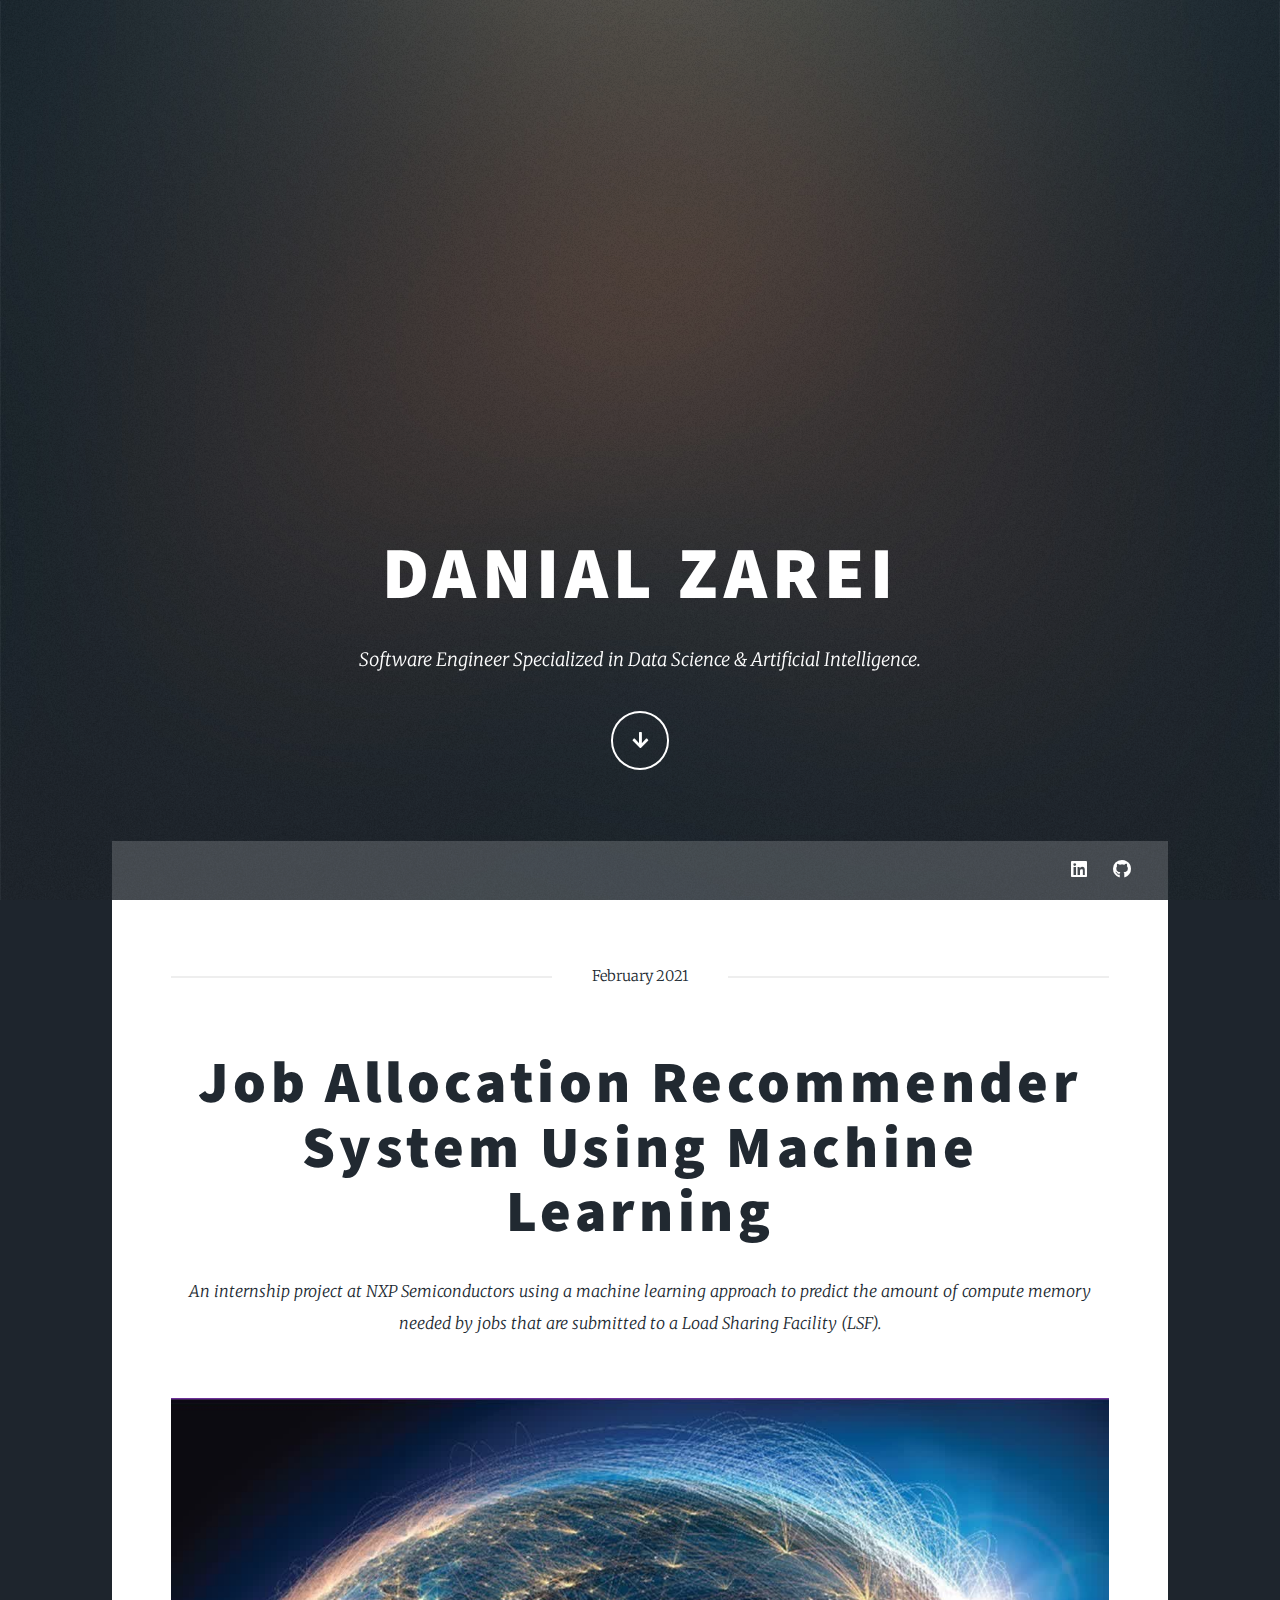
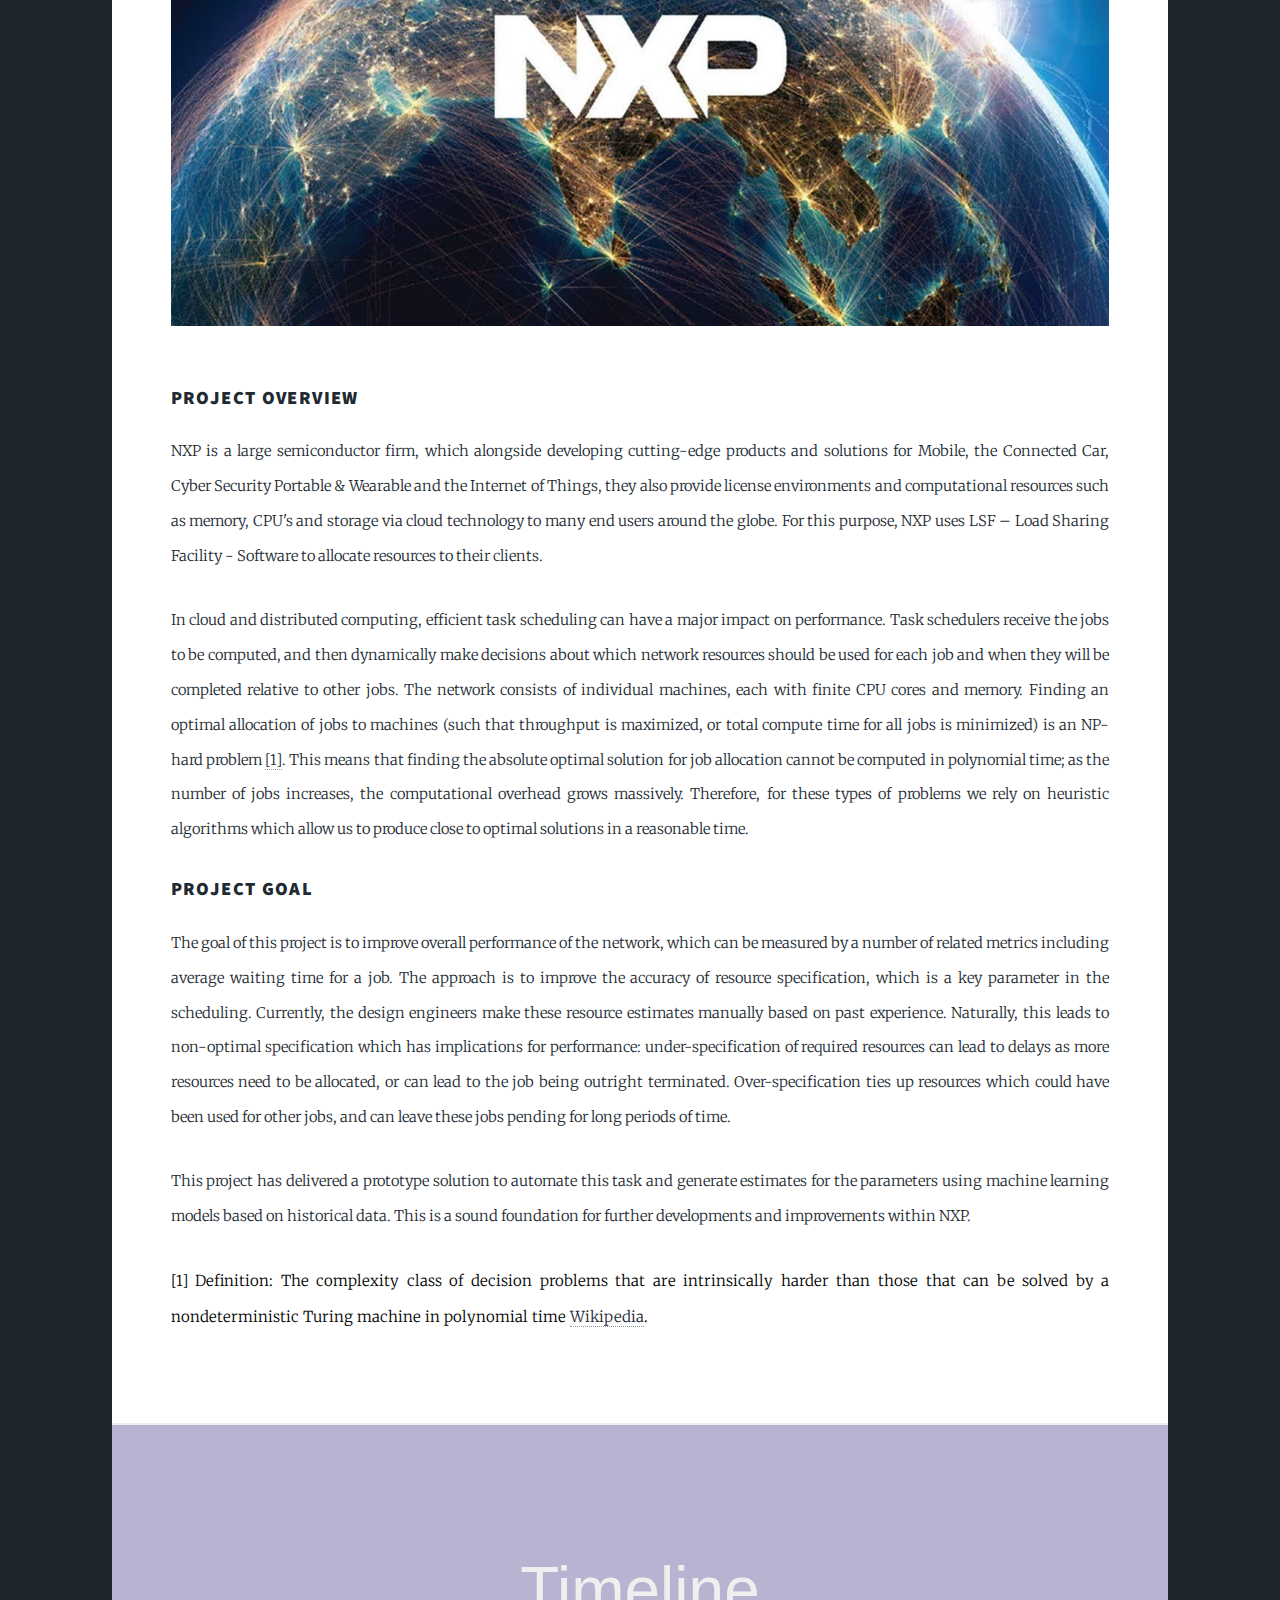
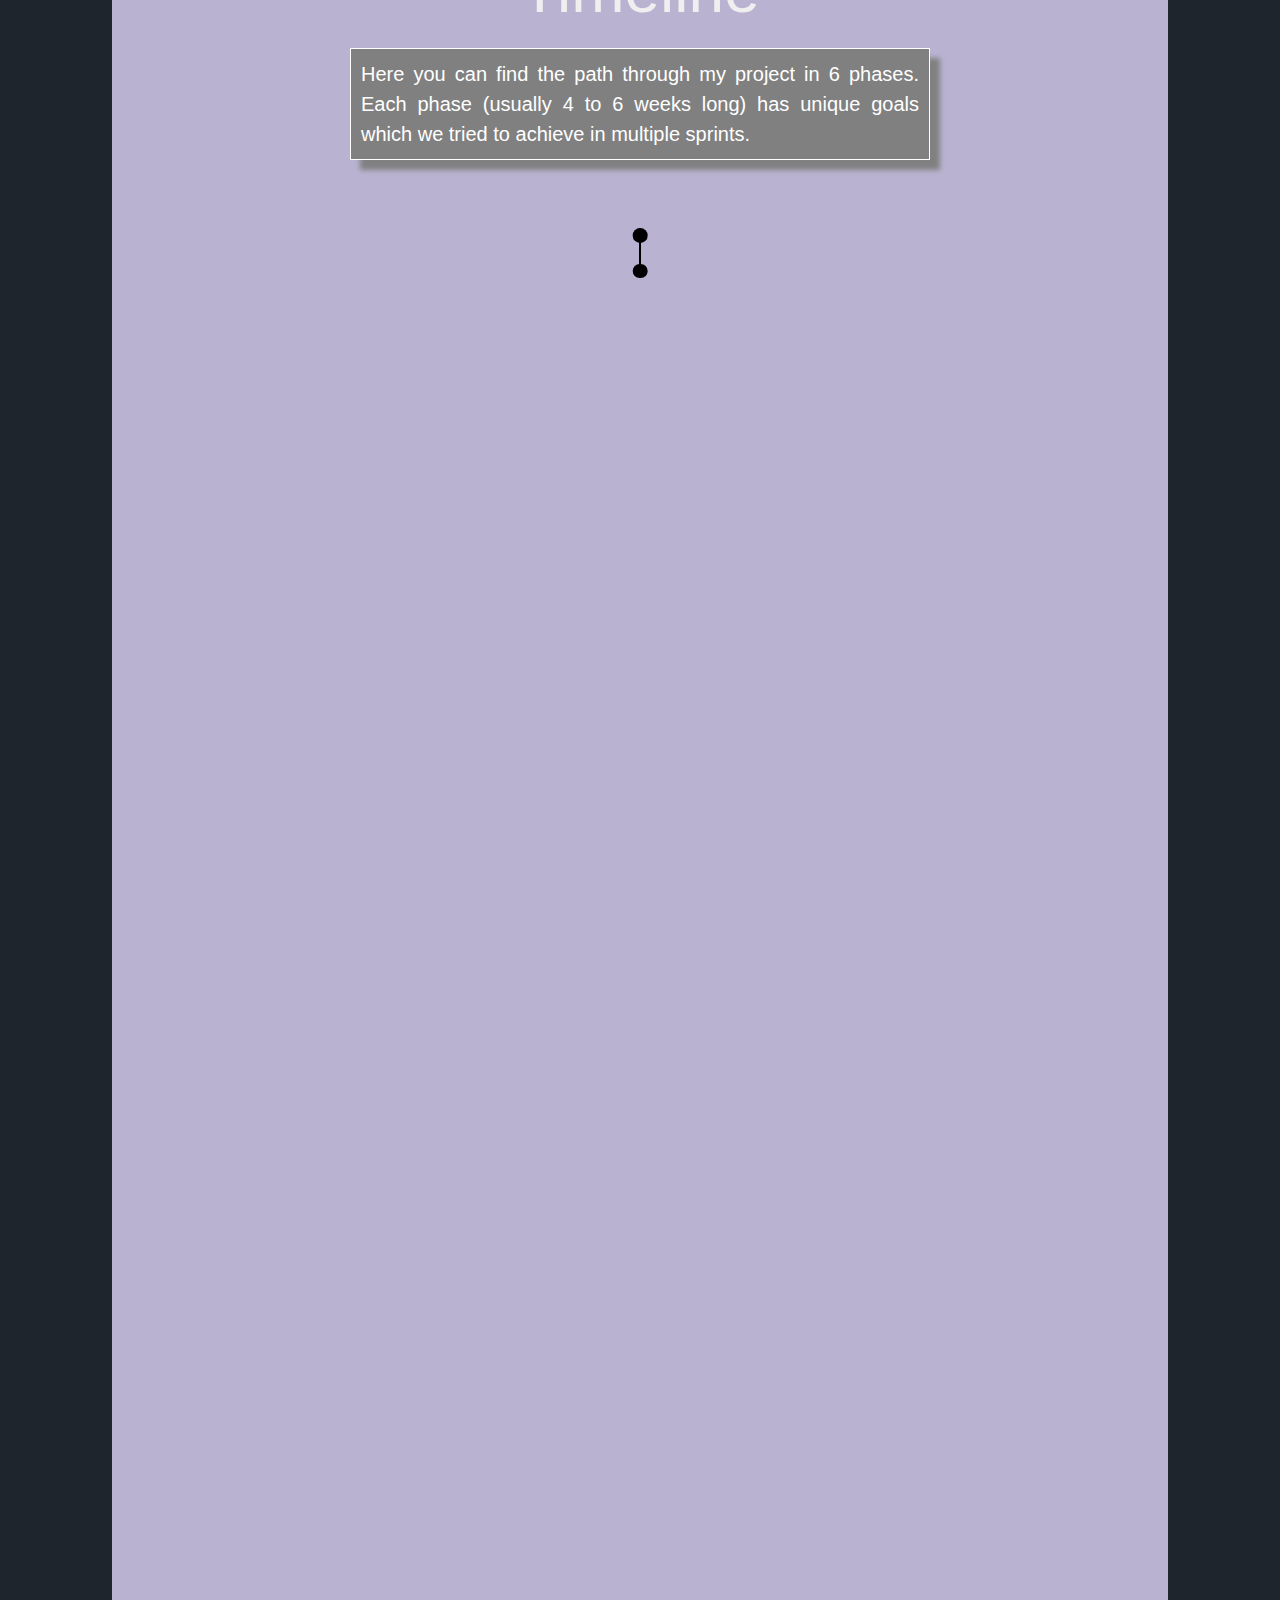
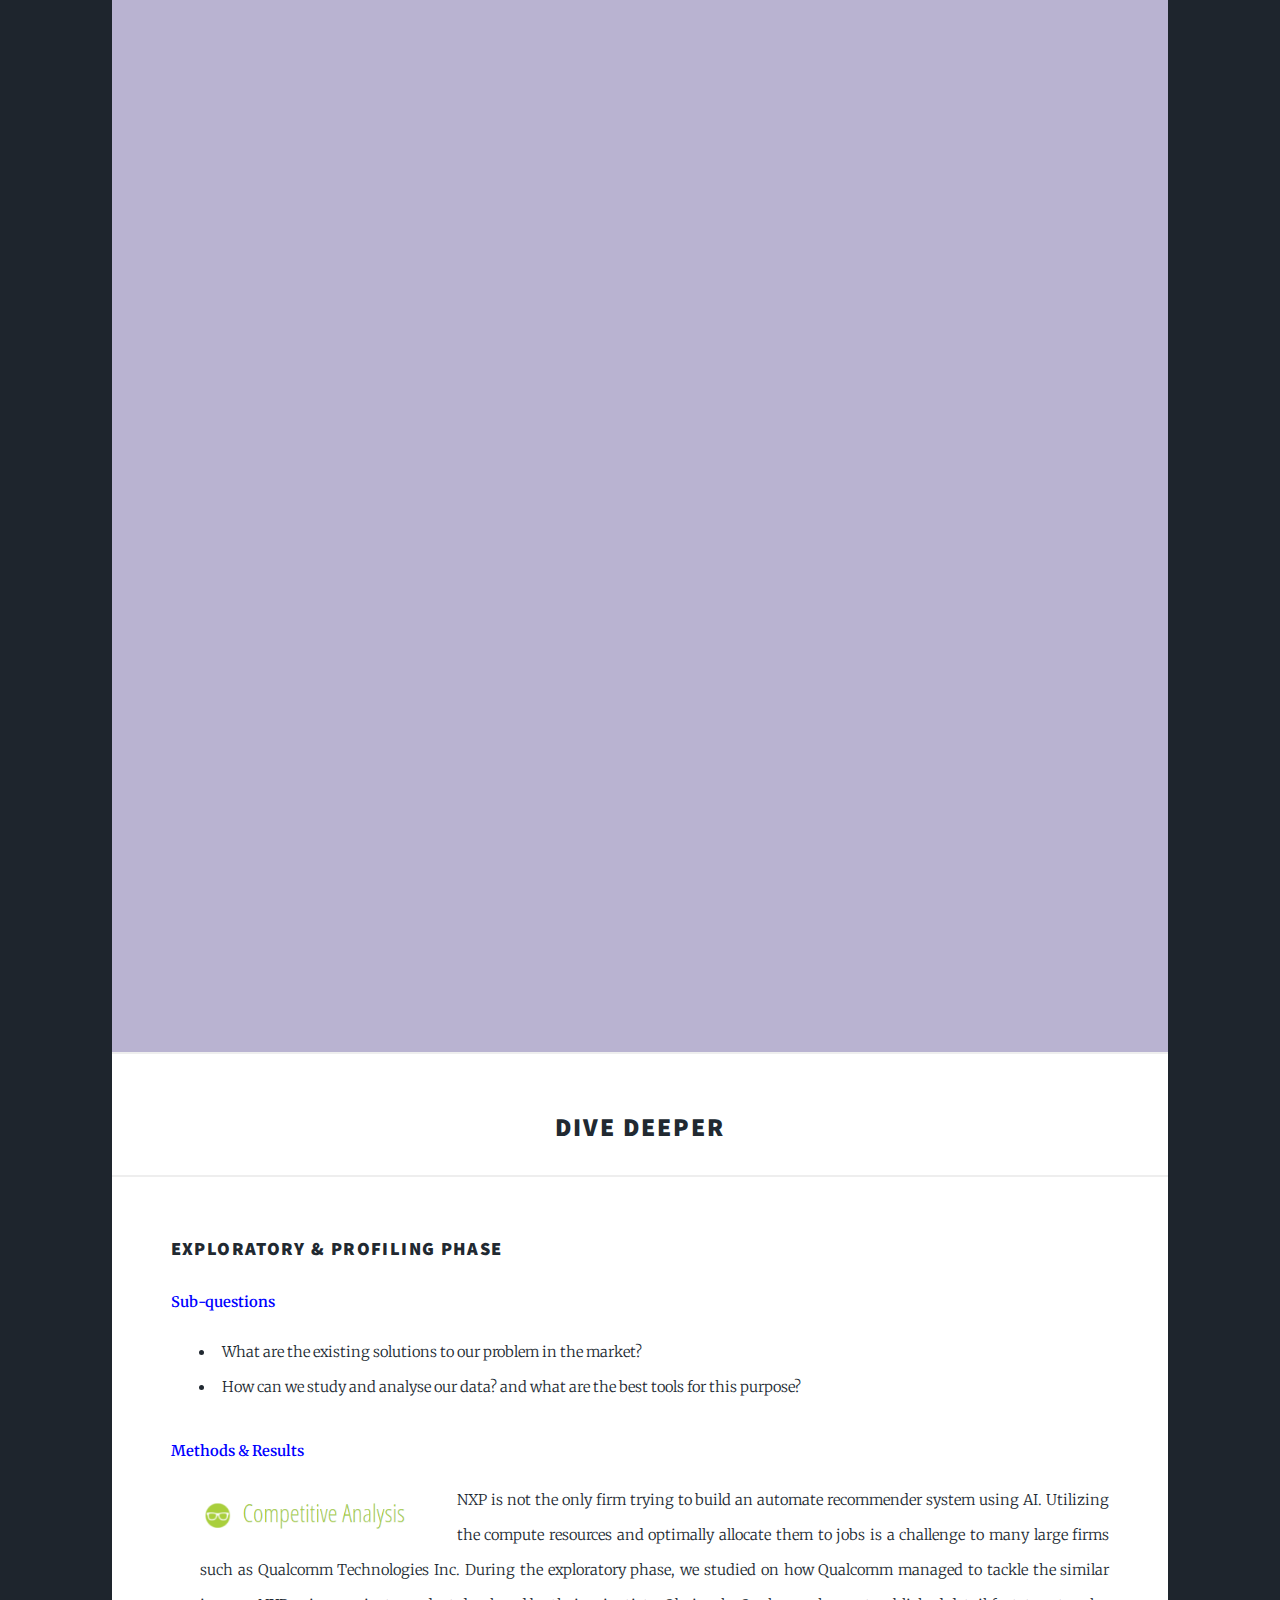
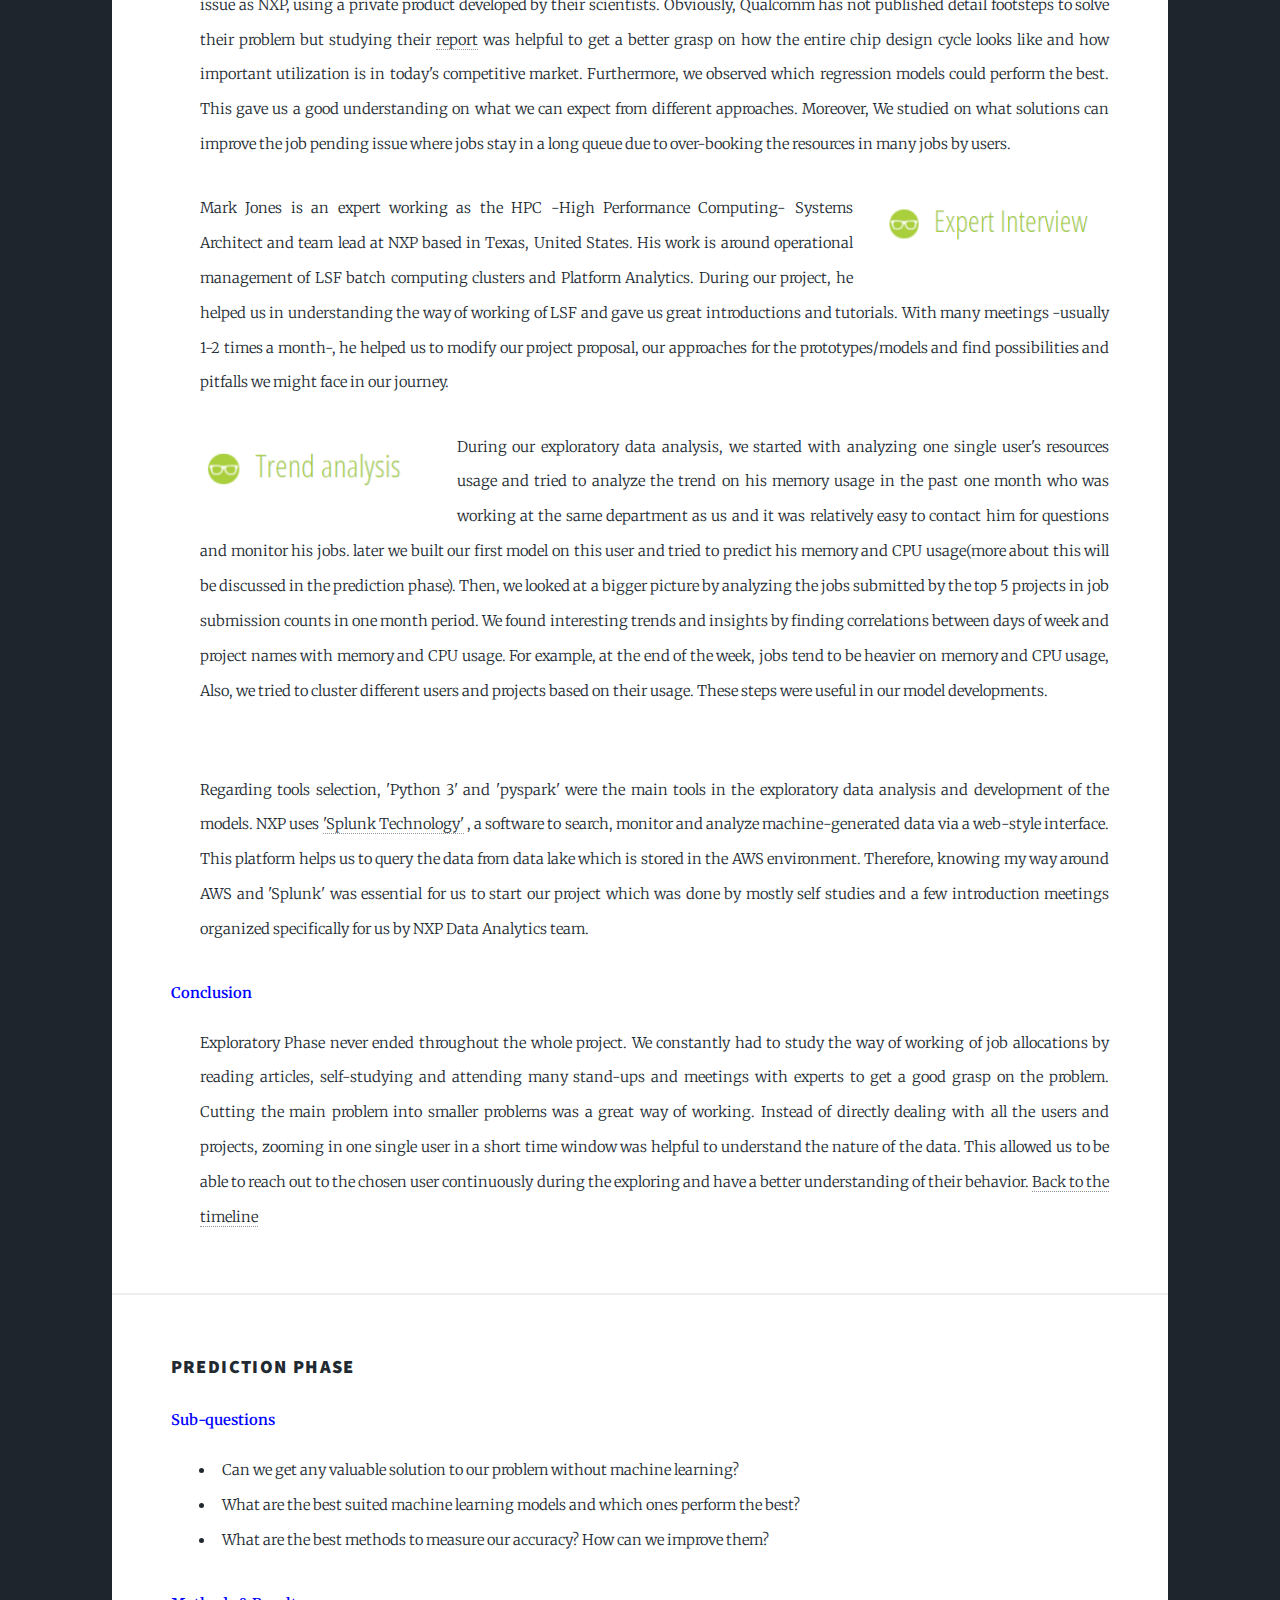
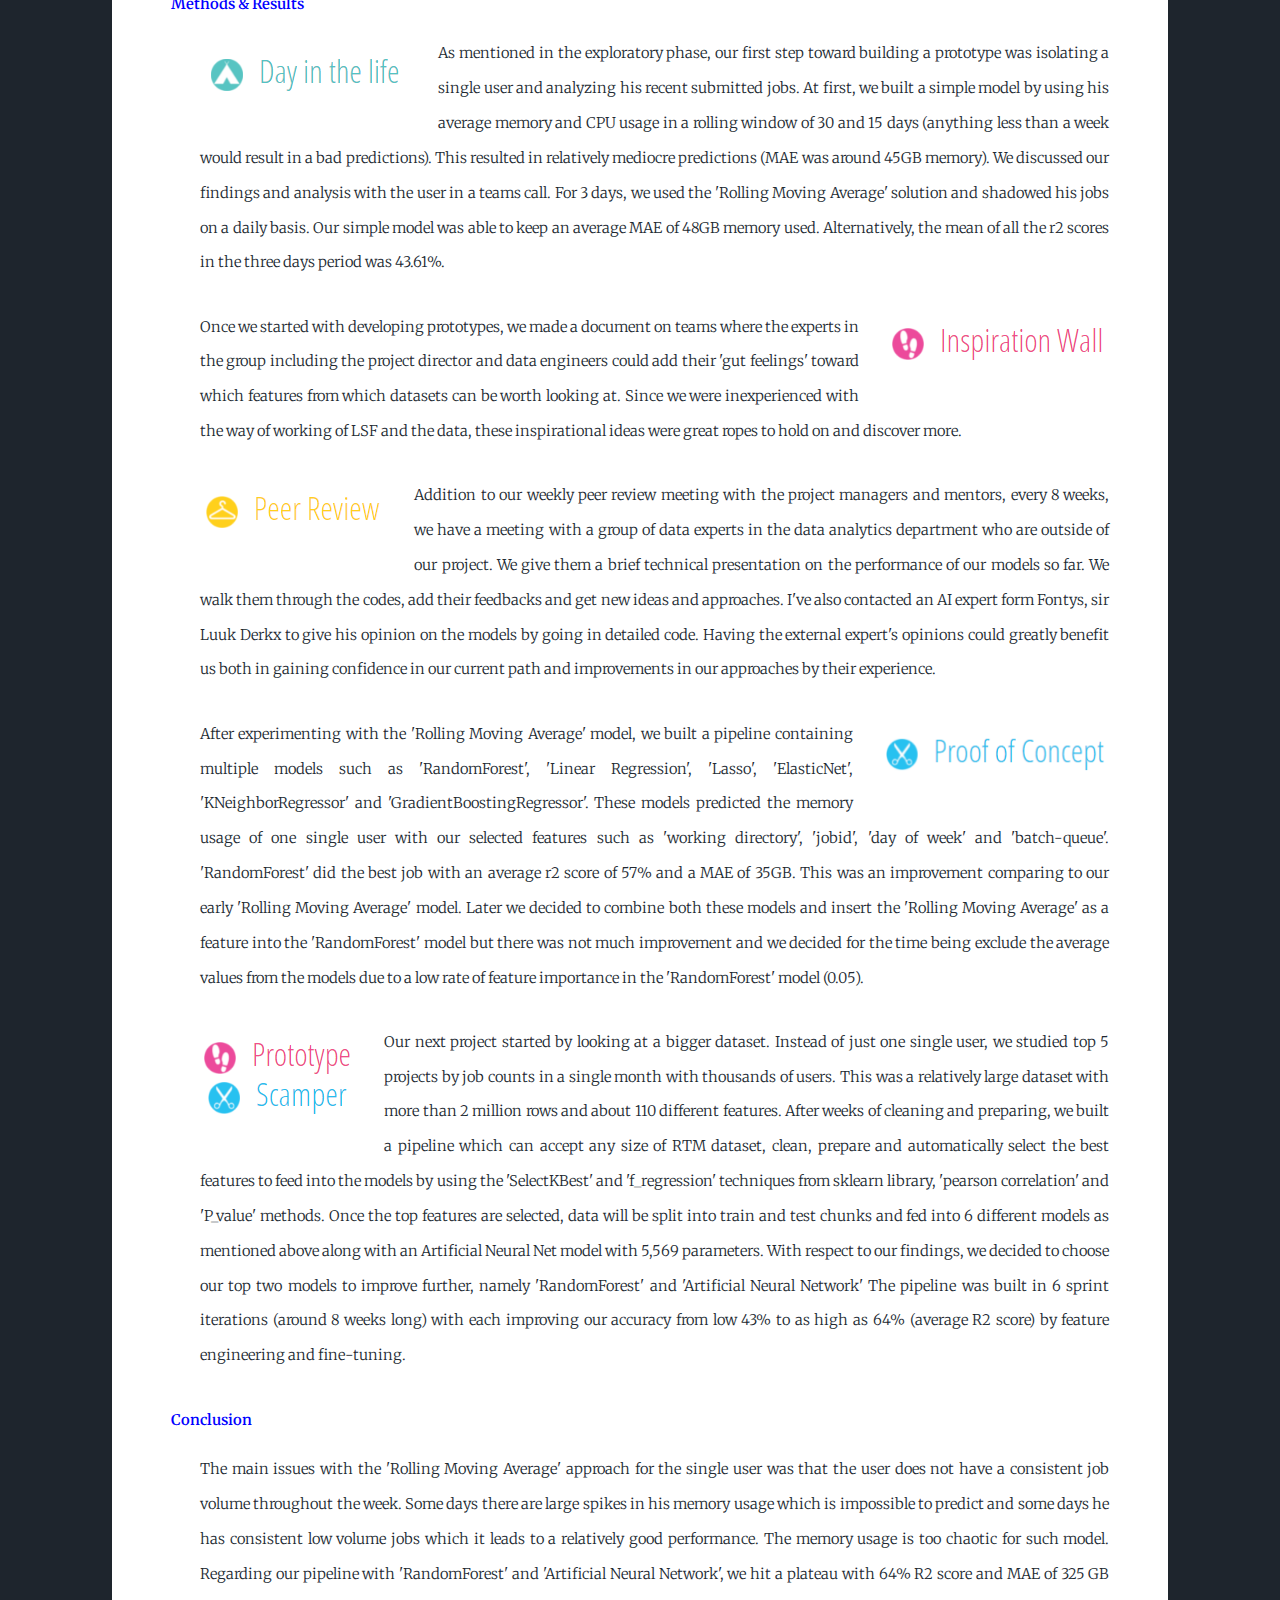
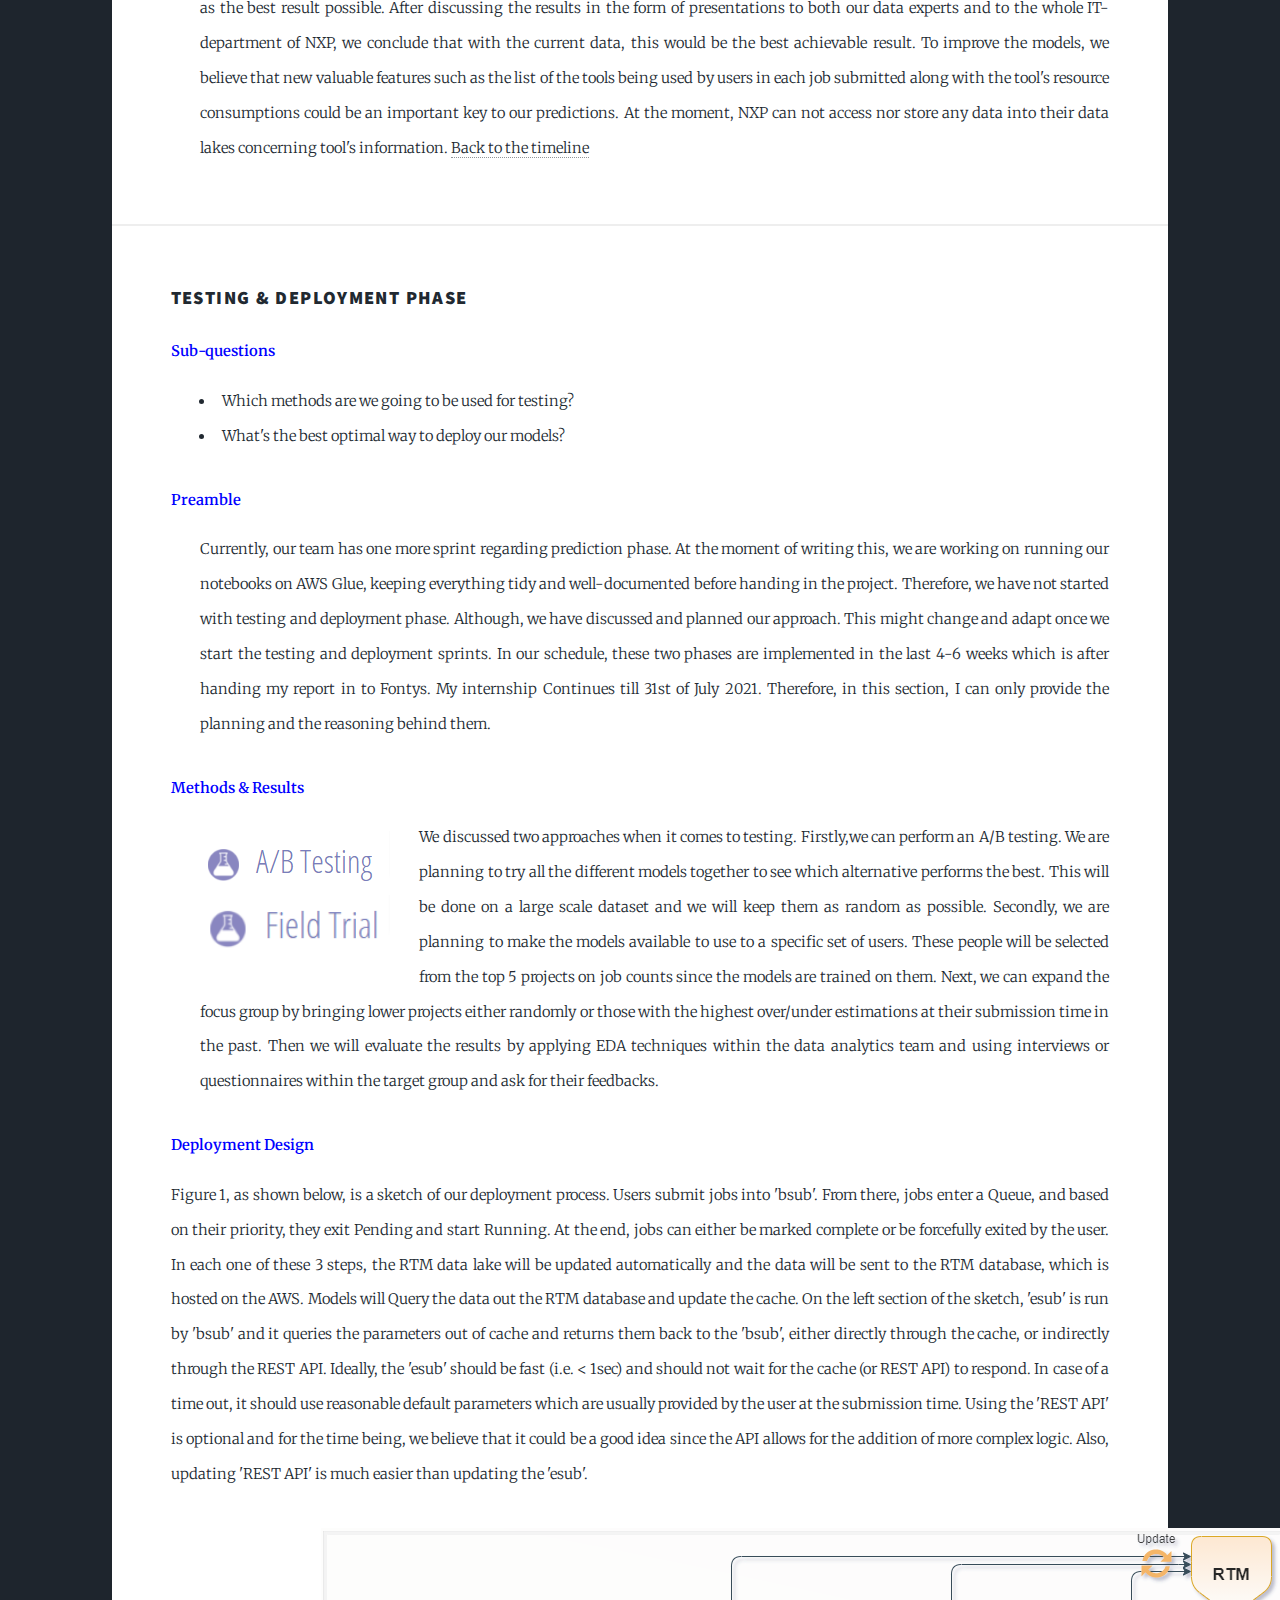
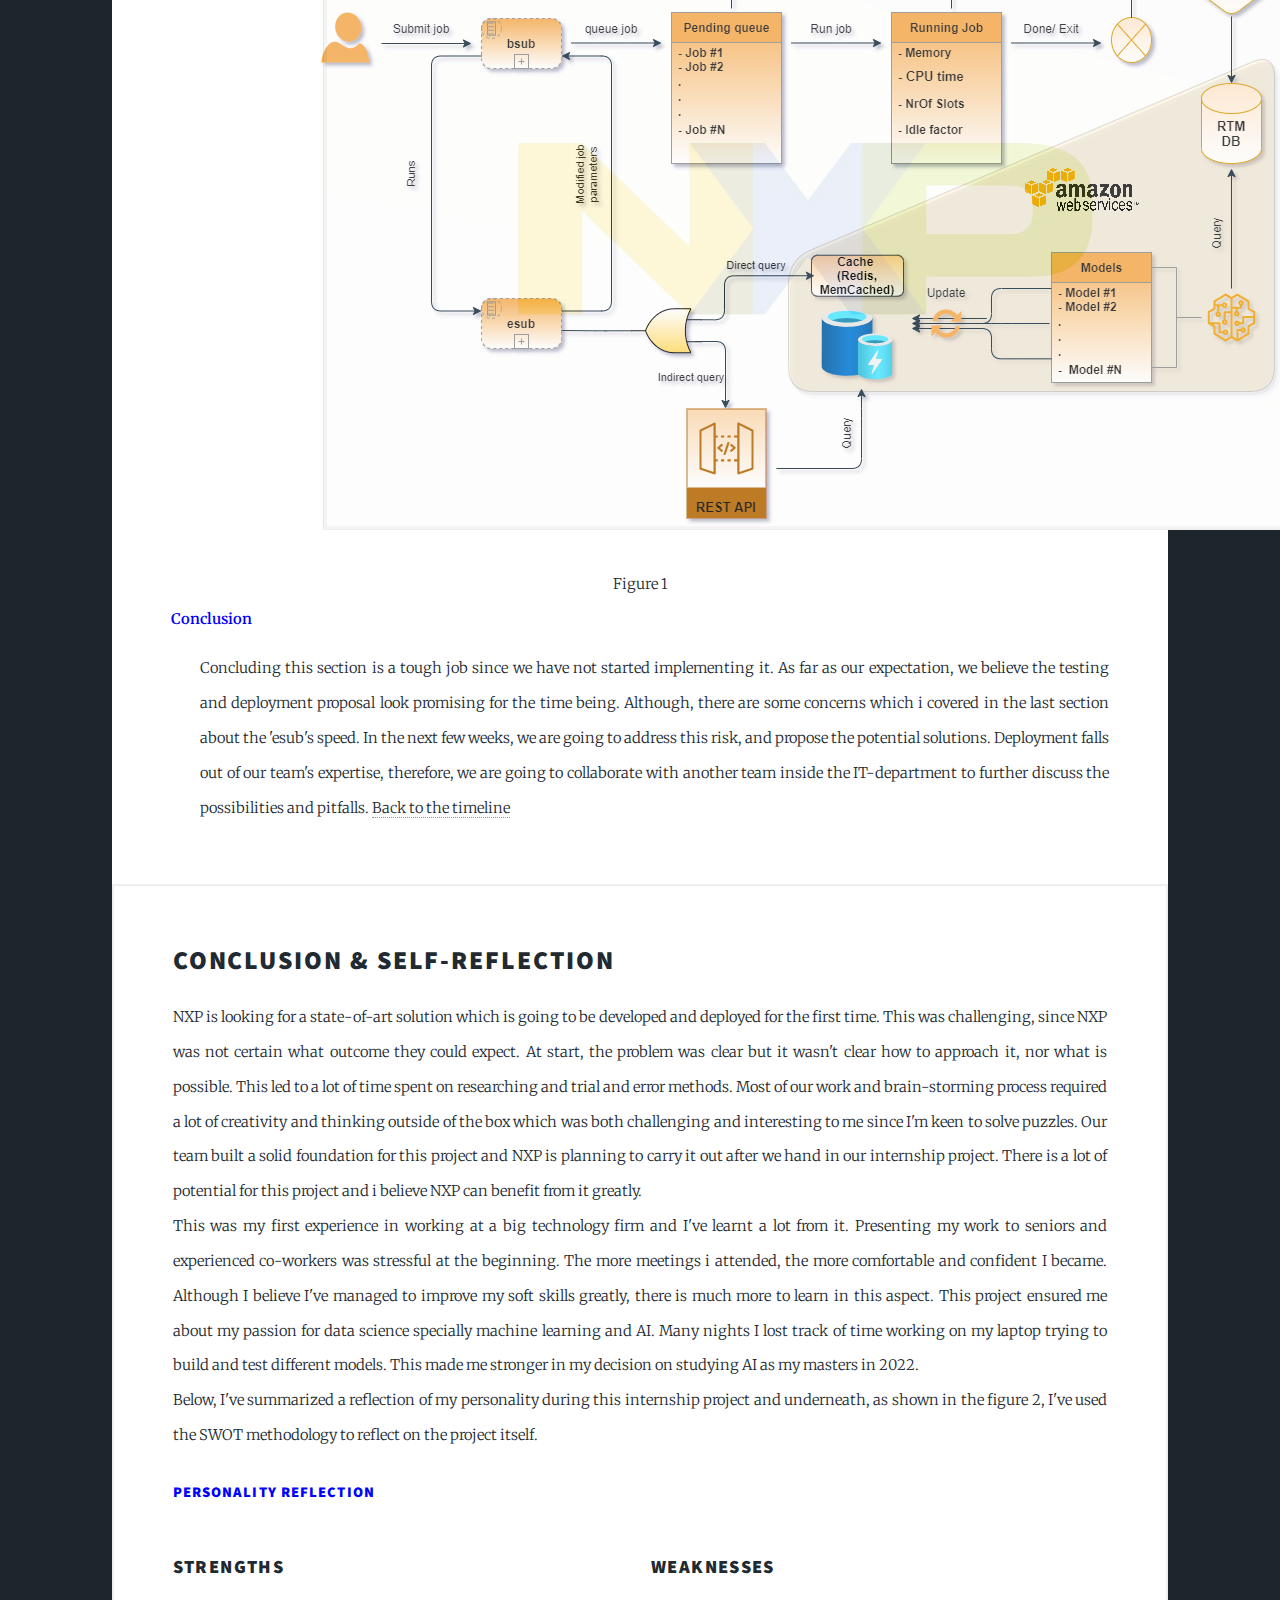
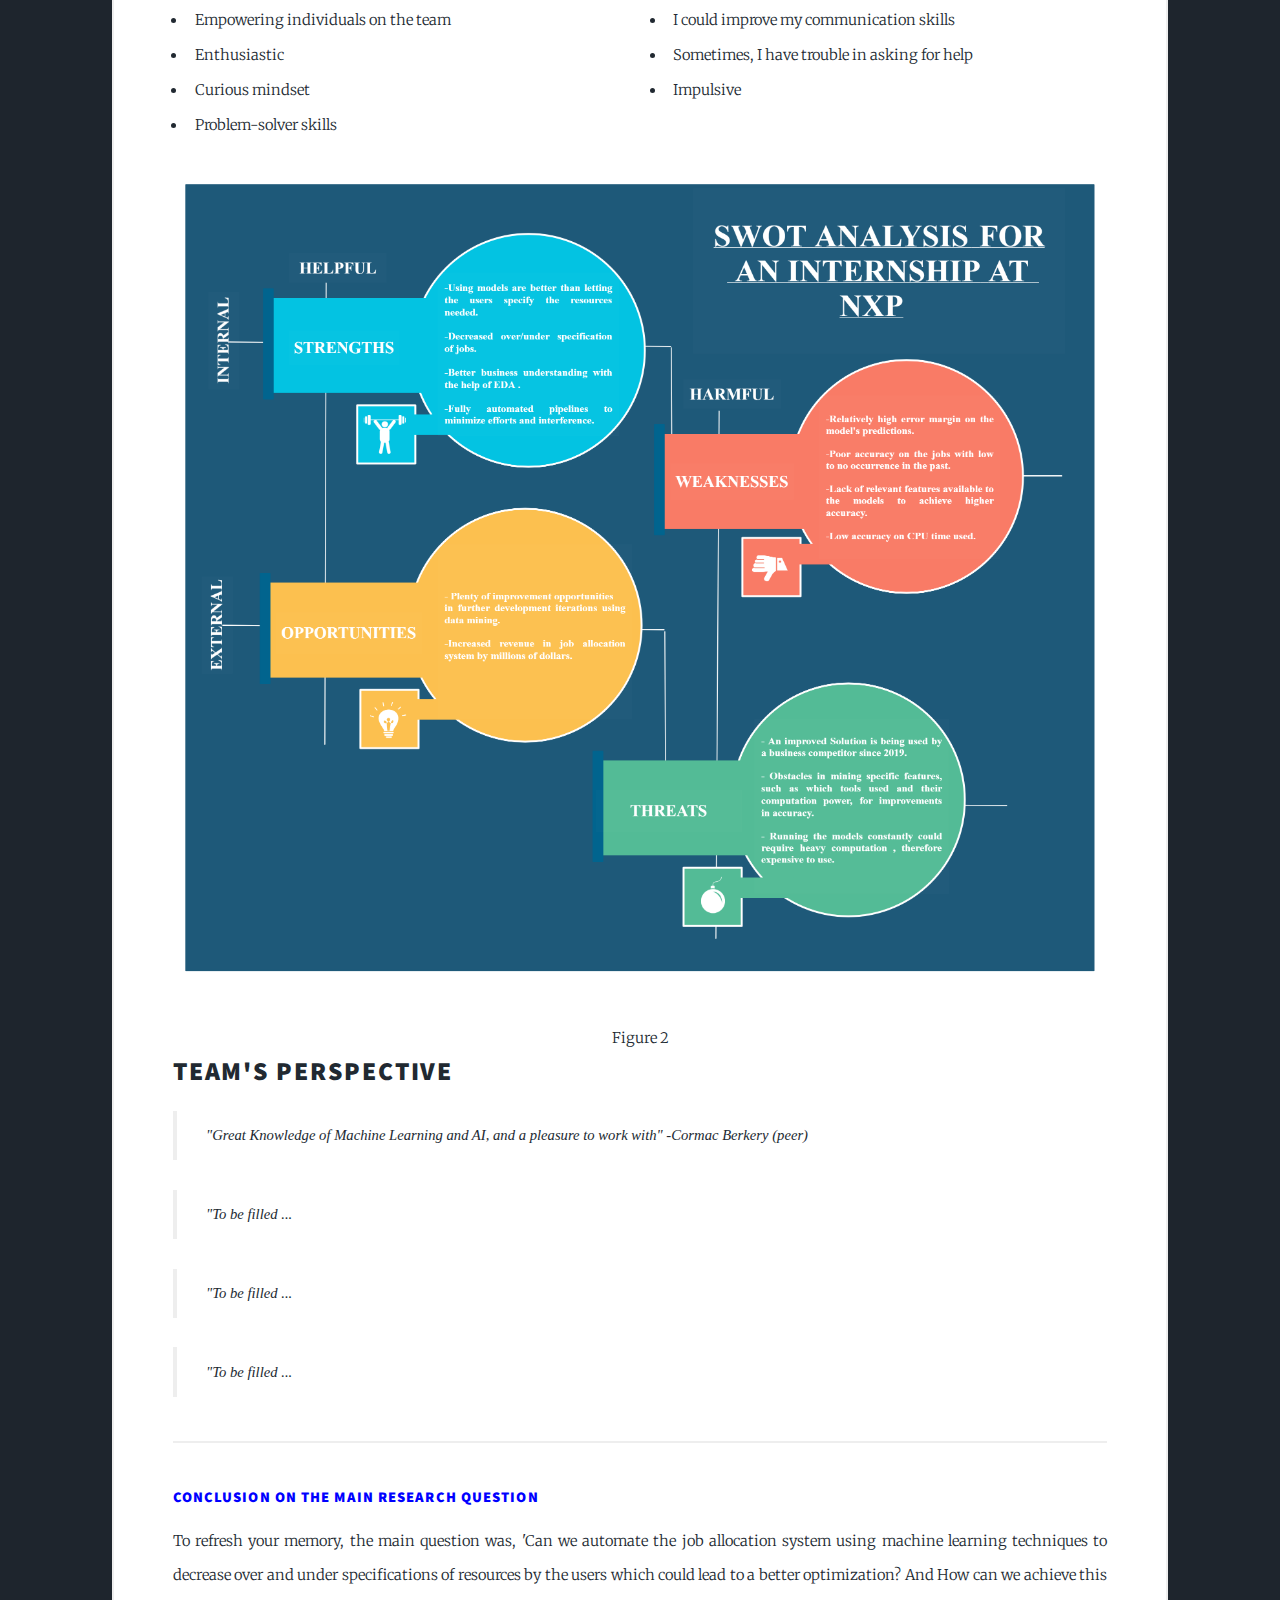
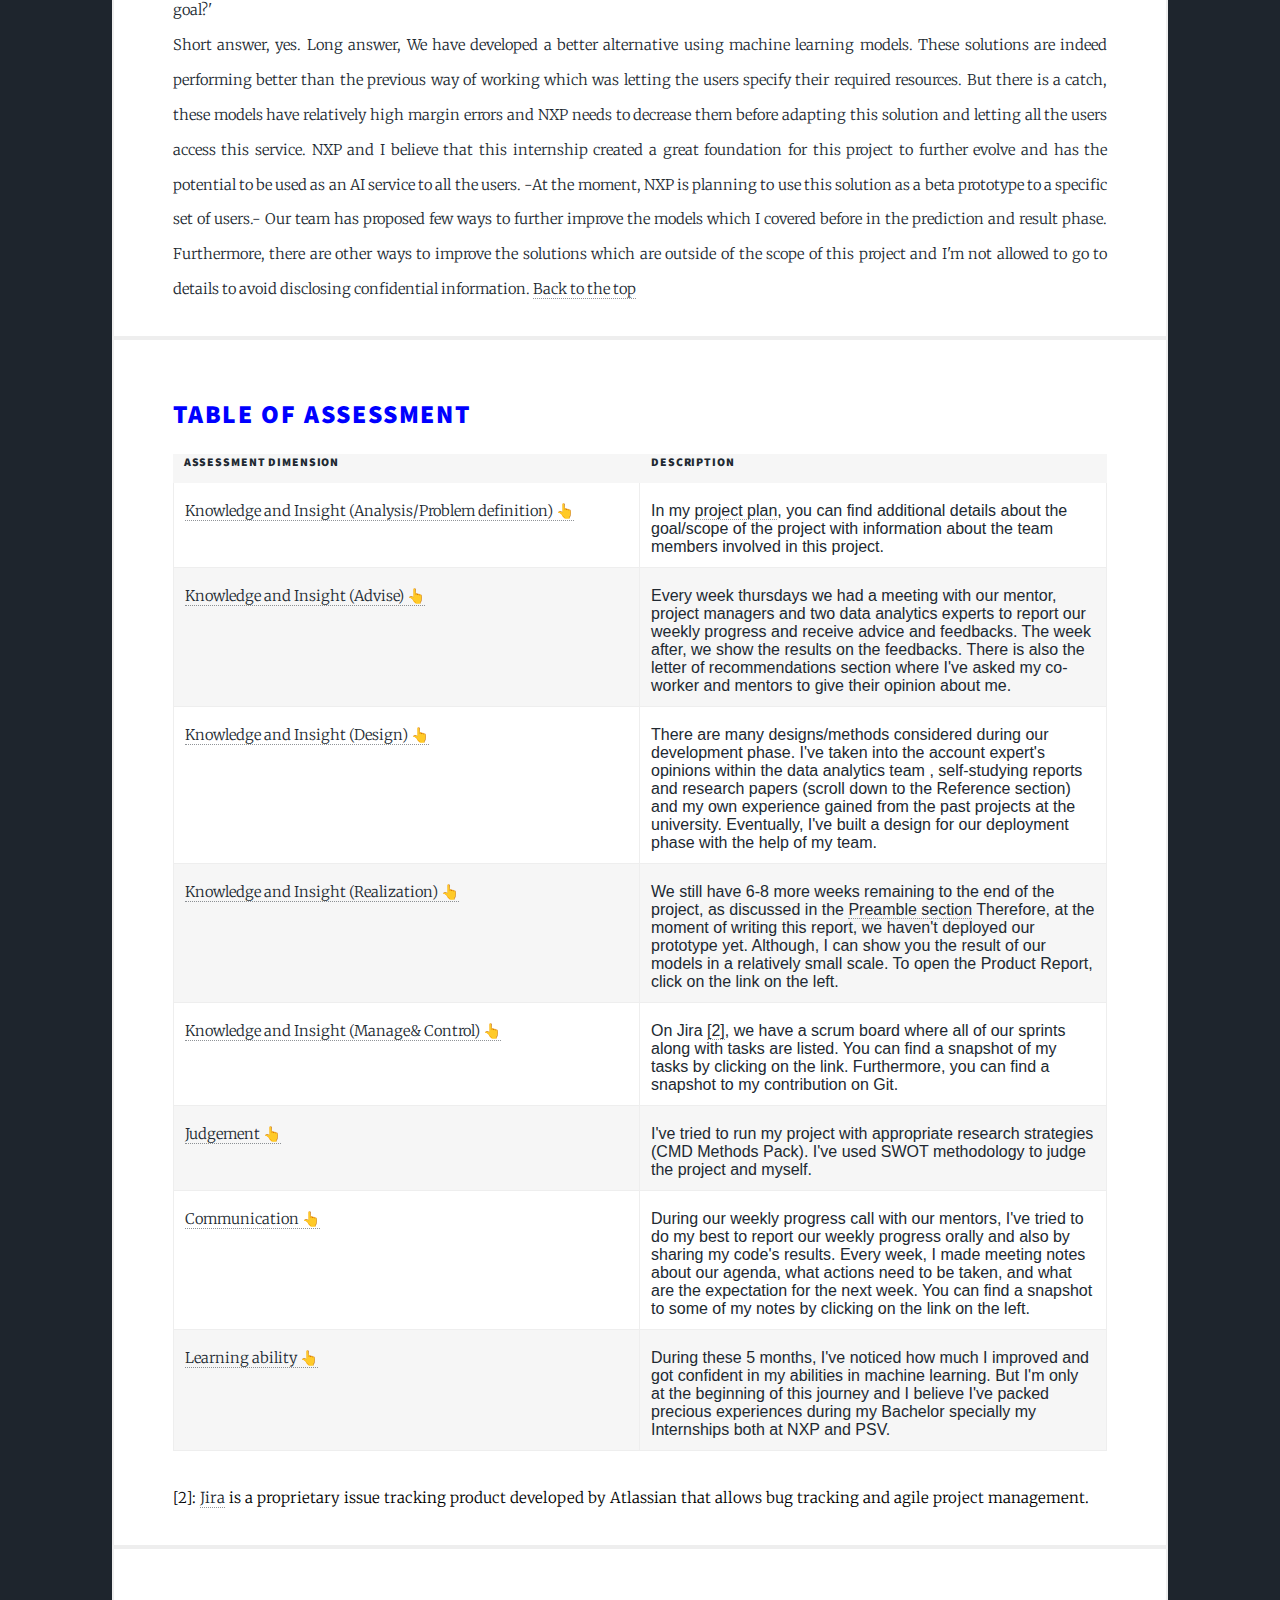
<file: NXP.html>
<!DOCTYPE HTML>
<!--
	Massively by HTML5 UP
	html5up.net | @ajlkn
	Free for personal and commercial use under the CCA 3.0 license (html5up.net/license)
-->
<html>
	<head>
		<title>NXP Page</title>
		<meta charset="utf-8" />
		<meta name="viewport" content="width=device-width, initial-scale=1, user-scalable=no" />
		<link rel="stylesheet" href="assets/css/main.css" />
		<noscript><link rel="stylesheet" href="assets/css/noscript.css" /></noscript>
	</head>
	<body class="is-preload">
		

		<!-- Wrapper -->
			<div id="wrapper">

				<div id="wrapper" class="fade-in">

					<!-- Intro -->
						<div id="intro">
							<h1>
							Danial Zarei</h1>
							<p>Software Engineer Specialized in Data Science & Artificial Intelligence.</p>
							<ul class="actions">
								<li><a href="#main" class="button icon solid solo fa-arrow-down scrolly">Continue</a></li>
							</ul>
						</div>

				<!-- Nav -->
				<nav id="nav">
					<ul class="links">
						<!-- <li><a href="index.html">Home</a></li>
						<li><a href="#">About me</a></li> -->
					</ul>
					<ul class="icons">
						<li><a href="www.linkedin.com/in/danial-zarei-8a383719a" class="icon brands fa-linkedin"><span class="label">linkdin</span></a></li>
						<li><a href="mysite.fhict.nl/my/Person.aspx?accountname=FHICT%5CI373237" class="icon brands fa-github"><span class="label">GitHub</span></a></li>
					</ul>
				</nav>

				<!-- Main -->
					<div id="main">

						<!-- Post -->
							<section class="post">
								<header class="major">
									<span class="date">February 2021</span>
									<h1  style="text-transform: capitalize;">Job Allocation Recommender System Using Machine Learning<br />
									</h1>
									<p>An internship project at NXP Semiconductors using a machine learning approach to predict the amount of 
										compute memory needed by jobs that are submitted to a Load Sharing Facility (LSF). </p>
								</header>
								<a class="image main"><img src="images/NXP.jpg" alt="" /></a>
								<h3 id="problem">Project Overview</h3>
								<p>NXP is a large semiconductor firm, which alongside developing cutting-edge products and solutions for Mobile, the Connected Car, Cyber Security
									Portable & Wearable and the Internet of Things, they also provide license
									environments and computational resources such as memory, CPU's and storage via cloud
									technology to many end users around the globe. For this purpose, NXP uses LSF – Load Sharing Facility
									- Software to allocate resources to their clients.</p>
								<p>In cloud and distributed computing, efficient task scheduling can have a major
									impact on performance. Task schedulers receive the jobs to be computed, and
									then dynamically make decisions about which network resources should be used for
									each job and when they will be completed relative to other jobs. The network
									consists of individual machines, each with finite CPU cores and memory.
									Finding an optimal allocation of jobs to machines (such that throughput is
									maximized, or total compute time for all jobs is minimized) is an NP-hard problem <a href="#foot">[1]</a>. This means that finding the absolute optimal solution for job allocation
									cannot be computed in polynomial time; as the number of jobs increases, the
									computational overhead grows massively. Therefore, for these types of problems we rely on heuristic algorithms which allow us to produce close to optimal
									solutions in a reasonable time.</p>
								<h3>Project Goal</h3>
								<p>The goal of this project is to improve overall performance of the network,
									which can be measured by a number of related metrics including average waiting
									time for a job. The approach is to improve the accuracy of resource specification,
									which is a key parameter in the scheduling. Currently, the design engineers
									make these resource estimates manually based on past experience. Naturally,
									this leads to non-optimal specification which has implications for performance:
									under-specification of required resources can lead to delays as more resources
									need to be allocated, or can lead to the job being outright terminated. Over-specification ties up resources which could have been used for other jobs, and
									can leave these jobs pending for long periods of time.
									</p>
								<p>This project has delivered a prototype solution to automate this task and generate estimates for the parameters
									using machine learning models based on historical data. This is a sound foundation for further developments and improvements within NXP.  
									
								</p>
								<p style="color:black;font-size:15px;" id="foot">[1] Definition: The complexity class of decision problems that are intrinsically harder than those that can be solved by a nondeterministic Turing machine in polynomial time <a href="https://en.wikipedia.org/wiki/NP-hardness">Wikipedia</a>.</p>
							</section>
							


							<div class="container">
								
		



								<div class="top-section">
									<l2 id="timeline">Timeline</l2> 
									<p style="background: grey; 
									font-size: 20px; 
									padding: 10px; 
									border: 1px solid white; 
									box-shadow: 10px 10px 5px grey;
									margin: 10px;">Here you can find the path through my project in 6 phases. Each phase (usually 4 to 6 weeks long) has unique goals which we tried to achieve in multiple sprints.
										 </p>
								</div>
								<div class="timeline">
									
									<div class="line"></div>
									
									
									<div class="section">
										<div class="bead"></div>
										<div class="content">
											<d4 class="date">Week 1 - 4</d4>
											<h3>Exploratory Phase</h3>
							
											
											<p>
												The first phase of the assignment is an exploratory phase to get familiar with the data, the IT systems and
                                                software tools (Splunk, AWS athena and AWS Sagemaker) and the problem domain. After the initial
												introduction, I worked together with experts from DA -Data Analytics- and HPC -High Performance Computing- to have a closer look into the available
												data sources (RTM, PA, FNM). The data analysis specialists have assisted our team in this stage to understand the
												structure of the data and the software tools. In parallel, existing solutions were researched to gain further understanding to the problem domain and analyze competitors.
												<a style="color: blue;" href="#explore" >Click to see more!</a>
											
											</p>
										
										
							
											
										</div>
									
									</div>	

									<div class="section">
										<div class="bead"></div>
										<div class="content">
											<d4 class="date">Week 5 - 8 </d4>
											<h3>Profiling phase</h3>
											<p>
												The profiling phase aims to evaluate specific EDA -Electronic Design Automation- tools in combination with HW -Hardware- designers (along with another
												relevant factor in consultation with the DA -Data Analytics- /HPC -High Performance Computing- domain experts) such that it is clear from the analysis
												how muchHPC -High Performance Computing- resources the selected EDA tool requires. Also, during this phase, we chose a specific user and analyzed their
												required resources by diving into their day-to-day jobs as submitted on LSF. We employ relatively simple techniques such as the 'moving average'
												and 'linear regression', to predict their required memory allocation. <br/><a style="color: blue;" href="#explore" >Click to see more!</a>
												
											</p>
										
											<div class="modal" id="modal">
												<div class="modal-header">
													<div class="title">Exploratory Phase</div>
													<span data-close-button class="close">&times;</span>

												</div>

											

											</div>
										</div>
										<div  id="overlay"></div>
									</div>	

									<div class="section">
										<div class="bead"></div>
										<div class="content">
											<d4 class="date">Week 9 - 14 </d4>
											<h3>Prediction Phase (Prototype V1)</h3>
											<p>
												The prediction phase was used to further employ the findings of the previous analysis by actively predicting
												CPU, memory and EDA license usage for the selected EDA tools. During this phase, we build the first iteration of the model by experimenting with various algorithms such as 
												'RandomForest', 'Linear Regression' and etc. These models are trained 
												and tested on the RTM dataset which consist of submitted and finished
												jobs during the month of March 2021 with more than 2 million rows and about 110 different features.
												We designed pipelines to prepare, clean and automatically select the best features of the data before feeding it into the models. After fine-tuning the models, the 'RandomForest' algorithm perfomed the best 
												with a 64% r<sup>2</sup> score.  <a style="color: blue;" href="#prediction" >Click to see more!</a>
											</p>
										
										</div>
									</div>	

									<div class="section">
										<div class="bead"></div>
										<div class="content">
											<d4 class="date">Week 15 - 17</d4>
											<h3>Prediction Phase (Prototype V2)</h3>
											<p>
												The next challenge was to apply the model to a larger context, running it on data from the previous 6 months data with more than 14 million rows. We re-trained and fine-tuned the selected models
												. In order to improve our accuracy and lower the error margin ('mae'), we built more features by reaching outside of the RTM dataset and
											    applied different potential solutions to engineer the features which resulted in improvements. <a style="color: blue;" href="#prediction" >Click to see more!</a>

												
											</p>
										
										</div>
									</div>	

									<div class="section">
										<div class="bead"></div>
										<div class="content">
											<d4 class="date">Week 18 - 20</d4>
											<h3>Optimization Phase (Testing)</h3>
											<p>
												During the optimization phase the insights from big data 
												were applied in HPC -High Performance Computing- jobs. This phase involved active monitoring of the LSF job duration and resources to ensure that
												our models are indeed delivering the expected results.<a style="color: blue;" href="#tad" >Click to see more!</a>
												
											</p>
										
										</div>
									</div>	 

									<div class="section">
										<div class="bead"></div>
										<div class="content">
											<d4 class="date">Week 21 - 24</d4>
											<h3>Deployment Phase </h3>
											<p>
												After getting the model's approval during the testing phase, we built an architecture to fit the models into the job allocation progress. At the first stage,
												the new architecture plan will be available to a specific group to further evaluate and improve the solution. <a style="color: blue;" href="#tad" >Click to see more!</a>
												
											</p>
											
										</div>
									</div>
								</div>
							</div>


							<h2 style="text-align: center;">Dive deeper</h2>
							<dl>
								<h3 id="explore">Exploratory & Profiling Phase</h3>

								<dt class="subs">Sub-questions</dt>
								<dd>
									<ul>
										<li>What are the existing solutions to our problem in the market?</li>
										<li>How can we study and analyse our data? and what are the best tools for this purpose?</li>
									
									</ul>
								
								</dd>
								<dt class="subs">Methods & Results</dt>
								<dd>
									<p><span class="image left"><img src="images/comp_cmd.png" alt="" /></span>NXP is not the only firm trying to build an automate recommender system using AI. Utilizing the compute resources and optimally allocate them to jobs is a challenge to many large
										firms such as Qualcomm Technologies Inc. During the exploratory phase, we studied on how Qualcomm managed to tackle the similar issue as NXP, using a private product developed
									   by their scientists. Obviously, Qualcomm has not published detail footsteps to solve their problem but studying their <a href="#ref">report</a> was helpful to get a better grasp on how the entire
									   chip design cycle looks like and how important utilization is in today's competitive market. Furthermore, we observed which regression models could perform the best. This gave us
									   a good understanding on what we can expect from different approaches. Moreover, We studied on what solutions can improve the job pending issue where jobs stay in a long queue 
									   due to over-booking the resources in many jobs by users.</p>
									<p><span class="image right"><img src="images/expert-cmd.png" alt="" /></span>Mark Jones is an expert working as the HPC -High Performance Computing- Systems Architect and team lead at NXP based in Texas, United States. His work is around operational management of LSF batch computing clusters and Platform Analytics.  
									     During our project, he helped us in understanding the way of working of LSF and gave us great introductions and tutorials. With many meetings -usually 1-2 times a month-, he helped us to modify our project proposal, our approaches for the prototypes/models and find possibilities and pitfalls 
										 we might face in our journey.  
										  </p>
									<p><span class="image left"><img src="images/trend-cmd.png" alt="" /></span>During our exploratory data analysis, we started with analyzing one single user's resources usage and 
									tried to analyze the trend on his memory usage in the past one month who was working at the same department as us and it was relatively easy to contact him for questions and monitor
									 his jobs. later we built our first model on this user and tried to predict his memory and CPU usage(more about this will be discussed in the prediction phase). Then, we looked at a bigger picture
									 by analyzing the jobs submitted by the top 5 projects in job submission counts in one month period. We found interesting trends and insights by finding correlations between days of week and project names 
									 with memory and CPU usage. For example, at the end of the week, jobs tend to be heavier on memory and CPU usage, Also, we tried to cluster different users and projects based on their usage.
									These steps were useful in our model developments.</p>
									<p><br/>Regarding tools selection, 'Python 3' and 'pyspark' were the main tools in the exploratory data analysis and development
									   of the models. NXP uses <a href="https://www.splunk.com/">'Splunk Technology'</a> , a software to search, monitor and analyze machine-generated data via a web-style interface. This platform helps us to query the data from data lake 
									   which is stored in the AWS environment. Therefore, knowing my way around AWS and 'Splunk' was essential for us to start our project which was done by mostly self studies and a few 
									   introduction meetings organized specifically for us by NXP Data Analytics team. </p>
								</dd>
								
								<dt class="subs">Conclusion</dt>
								<dd>
									<p> Exploratory Phase 
										never ended throughout the whole project. We constantly had to study the way of working of job allocations by reading articles, self-studying and attending many stand-ups and meetings 
										with experts to get a good grasp on the problem. Cutting the main problem into smaller problems was a great way of working. Instead of directly dealing with all the users and projects,
										zooming in one single user in a short time window was helpful to understand the nature of the data. This allowed us to be able to reach out to the chosen user continuously during the exploring 
										and have a better understanding of their behavior. <a href="#timeline">Back to the timeline</a>    
								 </p>
								</dd>
							</dl>

							<dl>
								<h3 id="prediction">Prediction Phase</h3>

								<dt class="subs">Sub-questions</dt>
								<dd>
								
									<ul>
										<li>Can we get any valuable solution to our problem without machine learning?</li>
										<li>What are the best suited machine learning models and which ones perform the best? </li>
										<li>What are the best methods to measure our accuracy? How can we improve them? </li>
									
									
									</ul>
								</dd>
								<dt class="subs">Methods & Results</dt>
								<dd>
									<p><span class="image left"><img src="images/day_cmd.png" alt="" /></span>As mentioned in the exploratory phase, our first step toward building a prototype was isolating a single user and analyzing
							          his recent submitted jobs. At first, we built a simple model by using his average memory and CPU usage in a rolling window of 30 and 15 days (anything less than a week would result in a bad predictions). This resulted in relatively
									mediocre predictions (MAE was around 45GB memory). We discussed our findings and analysis with the user in a teams call. For 3 days, we used the 'Rolling Moving Average' solution
								    and shadowed his jobs on a daily basis. Our simple model was able to keep an average MAE of 48GB memory used. Alternatively, the mean of all the r2 scores in the three days period was 43.61%. 
								     </p>
									<p><span class="image right"><img src="images/inspriation_cmd.png" alt="" /></span>Once we started with developing prototypes, we made a document on teams where the experts in the group including
									 the project director and data engineers could add their 'gut feelings' toward which features from which datasets can be worth looking at. Since we were inexperienced with the 
									way of working of LSF and the data, these inspirational ideas were great ropes to hold on and discover more.</p>
									<p><span class="image left"><img src="images/peerview_cmd.png" alt="" /></span>Addition to our weekly peer review meeting with the project managers and mentors, every 8 weeks, we have a meeting with a group of data experts in the data analytics department who are outside of our project.
									 We give them a brief technical presentation on the performance of our models so far. We walk them through the codes, add their feedbacks and get new ideas and approaches. I've also contacted
									 an AI expert form Fontys, sir Luuk Derkx to give his opinion on the models by going in detailed code. Having the external expert's opinions could greatly benefit us both in gaining confidence 
									in our current path and improvements in our approaches by their experience.</p>
									<p><span class="image right"><img src="images/poc_cmd.png" alt="" /></span>After experimenting with the 'Rolling Moving Average' model, we built a pipeline containing
									 multiple models such as 'RandomForest', 'Linear Regression', 'Lasso', 'ElasticNet', 'KNeighborRegressor' and 'GradientBoostingRegressor'. These models predicted the memory usage 
									of one single user with our selected features such as 'working directory', 'jobid', 'day of week' and 'batch-queue'. 'RandomForest' did the best job with an average r2 score of 57% and a MAE of
								    35GB. This was an improvement comparing to our early 'Rolling Moving Average' model. Later we decided to combine both these models and insert the 'Rolling Moving Average' as a feature into the 'RandomForest' model
								    but there was not much improvement and we decided for the time being exclude the average values from the models due to a low rate of feature importance in the 'RandomForest' model (0.05).  </p>
									<p><span class="image left"><img src="images/prototypinggg_cmd.png" alt="" /><img src="images/scamper_cmd.png" alt="" /></span>Our next project started by looking at a bigger dataset. Instead 
									of just one single user, we studied top 5 projects by job counts in a single month with thousands of users. This was a relatively large dataset with more than 2 million rows and about 110 different features. After 
								    weeks of cleaning and preparing, we built a pipeline which can accept any size of RTM dataset, clean, prepare and automatically select the best features to feed into the models by using the 'SelectKBest' and 
								   'f_regression' techniques from sklearn library, 'pearson correlation' and 'P_value' methods. Once the top features are selected, data will be split into train and test chunks and 
								    fed into 6 different models as mentioned above along with an Artificial Neural Net model with 5,569 parameters. With respect to our findings, we decided to choose our top two models to improve further, namely
									 'RandomForest' and 'Artificial Neural Network' The pipeline was built in 6 sprint iterations (around 8 weeks long) with each improving our accuracy
								    from low 43% to as high as 64% (average R2 score) by feature engineering and fine-tuning.       </p>

								</dd>
						
								
								<dt class="subs">Conclusion</dt>
								<dd>
									<p>The main issues with the 'Rolling Moving Average' approach for the single user was that the user does not have a consistent job volume throughout the week. Some days there are large spikes in his memory usage which is impossible to 
									   predict and some days he has consistent low volume jobs which it leads to a relatively good performance. The memory usage is too chaotic for such model. Regarding our pipeline with 'RandomForest' and 'Artificial Neural Network', we hit a plateau with 
									   64% R2 score and MAE of 325 GB as the best result possible. After discussing the results in the form of presentations to both our data experts and to the whole IT-department of NXP, we conclude that 
									   with the current data, this would be the best achievable result. To improve the models, we believe that new valuable features such as the list of the tools being used by users in each job submitted along with 
									   the tool's resource consumptions could be an important key to our predictions. At the moment, NXP can not access nor store any data into their data lakes concerning tool's information.    <a href="#timeline">Back to the timeline</a> </p>
								</dd>
							</dl>


							<dl>
								<h3 id="tad">Testing & Deployment Phase</h3>

								<dt class="subs">Sub-questions</dt>
								<dd>
									<ul>
										<li>Which methods are we going to be used for testing?</li>
										<li>What's the best optimal way to deploy our models?</li>
									
									</ul>
								
								</dd>
								<dt class="subs" id="preamble">Preamble</dt>
								<dd>
									<p>Currently, our team has one more sprint regarding prediction phase. At the moment of writing this, we are 
										working on running our notebooks on AWS Glue, keeping everything tidy and well-documented before handing in the project. Therefore, we have not started with testing and deployment phase.
									   Although, we have discussed and planned our approach. This might change and adapt once we start the testing and deployment sprints. In our schedule, these two phases are implemented in the last 4-6 weeks which is 
									   after handing my report in to Fontys. My internship Continues till 31st of July 2021. Therefore, in this section, I can only provide the planning and the reasoning behind them.</p>
								</dd>
								<dt class="subs">Methods & Results</dt>
								<dd>
									<p><span class="image left"><img src="images/testAB_cmd.png" alt="" /><img src="images/test_cmd.png" alt="" /></span> We discussed two approaches when it comes to testing. Firstly,we can perform an A/B testing. We are planning to try all the different models together to see which alternative performs
										the best. This will be done on a large scale dataset and we will keep them as random as possible. Secondly, we are planning to make the models
										available to use to a specific set of users. These people will be selected from the top 5 projects on job counts since the models are trained on them. Next, we can expand the focus group by 
										bringing lower projects either randomly or those with the highest over/under estimations at their submission time in the past. Then we will evaluate the results by applying EDA techniques within
										the data analytics team and using interviews or questionnaires within the target group and ask for their feedbacks.   </p>
									<dt class="subs" id="design">Deployment Design</dt>
									<p>Figure 1, as shown below, is a sketch of our deployment process. Users submit jobs into 'bsub'. From there, jobs enter a Queue, and based on their priority,
										they exit Pending and start Running. At the end, jobs can either be marked complete or be forcefully exited by the user. In each one of these 3 steps, the RTM data lake 
										will be updated automatically and the data will be sent to the RTM database, which is hosted on the AWS. Models will Query the data out the RTM database and update the cache. On the 
										left section of the sketch, 'esub' is run by 'bsub' and it queries the parameters out of cache and returns them back to the 'bsub', either directly through the cache, 
										or indirectly through the REST API. Ideally, the 'esub' should be fast (i.e. < 1sec) and should not wait for the cache (or REST API)
										to respond. In case of a time out, it should use reasonable default parameters which are usually provided by the user at the submission time. Using the 'REST API' is optional and for the time 
										being, we believe that it could be a good idea since the API allows for the addition of more complex logic. Also, updating 'REST API' is much easier than updating the 'esub'. 
									</p>

									<figure>
										<img class="image fit2" src="images/NXP2.png" alt="">
										<figcaption style="text-align: center;">Figure 1</figcaption>

									</figure>
									
									
								</dd>
								
								<dt class="subs">Conclusion</dt>
								<dd>
									<p> Concluding this section is a tough job since we have not started implementing it. As far as our expectation, we believe the testing and deployment proposal look promising
										for the time being. Although, there are some concerns which i covered in the last section about the 'esub's speed. In the next few weeks, we are 
										going to address this risk, and propose the potential solutions. Deployment falls out of our team's expertise, therefore, we are going to collaborate with another team 
										inside the IT-department to further discuss the possibilities and pitfalls.    <a href="#timeline">Back to the timeline</a>    
								 </p>
								</dd>
							</dl>



							
									<div class="box">
										<h2 id="here">Conclusion & self-reflection</h2>
										<p>NXP is looking for a state-of-art solution which is going to be developed and deployed for the first time. This was challenging, since NXP was not 
											certain what outcome they could expect. At start, the problem was clear but it wasn't clear how to approach it, nor
											what is possible. This led to a lot of time spent on researching and trial and error methods. Most of our work and brain-storming process required 
											a lot of creativity and thinking outside of the box which was both challenging and interesting to me since I'm keen to solve puzzles. 
										    Our team built a solid foundation for this project and NXP is planning to carry it out after we hand in our internship project. There is a lot of 
											potential for this project and i believe NXP can benefit from it greatly. <br>
											This was my first experience in working at a big technology firm and I've learnt a lot from it. Presenting my work to seniors and experienced co-workers
											 was stressful at the beginning. The more meetings i attended, the more comfortable and confident I became. 
											Although I believe I've managed to improve my soft skills greatly, there is much more to learn in this aspect. This project ensured me about my passion for data science specially 
											machine learning and AI. Many nights I lost track of time working on my laptop trying to build and test different models. This made me stronger in my decision on studying AI as my masters in 2022.

										    </br>Below, I've summarized a reflection of my personality
											during this internship project and underneath, as shown in the figure 2, I've used the SWOT methodology to reflect on the project itself.  
										
											
											
										</p>
										<h4 id="reflection" class="subs">Personality Reflection</h4>
											<br>
										<div class="row">
											<div class="col-6 col-12-small">

												<h3>Strengths</h3>
												<ul>
													<li>Empowering individuals on the team </li>
													<li>Enthusiastic</li>
													<li>Curious mindset</li>
													<li>Problem-solver skills</li>
												</ul>
											</div>
											<div class="col-6 col-12-small">
					
												<h3>Weaknesses</h3>
												<ul>
													<li>I could improve my communication skills</li>
													<li>Sometimes, I have trouble in asking for help</li>
													<li>Impulsive</li>
												</ul>
											</div>
										</div>

									
										<figure>
											<img class="image fit" src="images/SWOT.png" alt="">
											<figcaption style="text-align: center;">Figure 2</figcaption>
	
										</figure>

										<h2 id="recommandation">Team's perspective</h2>
										<blockquote style="font-family: Billy Ohio ;">"Great Knowledge of Machine Learning and AI, and a pleasure to work with" -Cormac Berkery (peer)</blockquote>
										<blockquote style="font-family: Billy Ohio ;">"To be filled ...</blockquote>
										<blockquote style="font-family: Billy Ohio ;">"To be filled ...</blockquote>
										<blockquote style="font-family: Billy Ohio ;">"To be filled ...</blockquote>

										<hr />
										<h4 class="subs">Conclusion on the main research question</h4>
										<p>
											To refresh your memory, the main question was, 'Can we automate the job allocation system using machine learning techniques to decrease over and 
											under specifications of resources by the users which could lead to a better optimization? And How can we achieve this goal?'<br>
											Short answer, yes. Long answer, We have developed a better alternative using machine learning models. These solutions are indeed performing better than the previous
											way of working which was letting the users specify their required resources. But there is a catch, these models have relatively high margin errors and 
											NXP needs to decrease them before adapting this solution and letting all the users access this service. NXP and I believe that this internship created a great
											foundation for this project to further evolve and has the potential to be used as an AI service to all the users. -At the moment, NXP is planning to use this
											solution as a beta prototype to a specific set of users.- 
											Our team has proposed few ways to further improve the models which I covered before in the prediction and result phase. Furthermore, there are other ways to
											improve the solutions which are outside of the scope of this project and I'm not allowed to go to details to avoid disclosing confidential information.  
											<a  href="#intro">Back to the top</a>
										 
							 
										</p>
									</div>
									
									<div class="box">
										<h2 class="subs"> Table of Assessment</h2>
										<table style="width:100%;" class="alt">
											<tr>
											  <th  width="50%">Assessment dimension</th>
											  <th>Description</th>
											 
											</tr>
											<tr>
											  <td><a href="#problem">Knowledge and Insight (Analysis/Problem definition) &#x1F446;</a></td>
											  <td style="font: 16px/18px Arial">In my <a href="files\Project Plan.pdf">project plan</a>, you can find additional details about the goal/scope of the project with information about the team members involved in this project.
												    </td>
											 
											</tr>
											<tr>
											  <td><a href="#recommandation">Knowledge and Insight (Advise) &#x1F446;</a></td>
											  <td style="font: 16px/18px Arial">Every week thursdays we had a meeting with our mentor, project managers and two data analytics experts to report our weekly progress and receive advice and 
												feedbacks. The week after, we show the results on the feedbacks. There is also the letter of recommendations section where I've asked my co-worker and mentors to give their opinion about me.</td>
											 
											</tr>
											<tr>
												<td><a href="#design">Knowledge and Insight (Design) &#x1F446;</a></td>
												<td style="font: 16px/18px Arial">There are many designs/methods considered during our development phase. I've taken into the account expert's opinions within the data analytics team
												, self-studying reports and research papers (scroll down to the Reference section) and my own experience gained from the past projects at the university. Eventually, I've built
											     a design for our deployment phase with the help of my team.  </td>
											
											  </tr>
											  <tr>
												<td><a href="files\Product Report.pdf">Knowledge and Insight (Realization) &#x1F446;</a></td>
												<td style="font: 16px/18px Arial">We still have 6-8 more weeks remaining to the end of the project, as discussed in the <a href="#preamble">Preamble section</a>
												 Therefore, at the moment of writing this report, we haven't deployed our prototype yet. Although, I can show you the result of our models in a relatively small scale.
												 To open the Product Report, click on the link on the left. </td>
											
											  </tr>
											  <tr>
												<td><a href="files\Jira-scrum.pdf">Knowledge and Insight (Manage& Control) &#x1F446;</a></td>
												<td style="font: 16px/18px Arial">On Jira <a href="#foot2">[2]</a>, we have a scrum board where all of our sprints along with tasks are listed. You can find a snapshot of my tasks by clicking on the link. Furthermore, 
												you can find a snapshot to my contribution on Git.</td>
											
											  </tr>
											  <tr>
												<td><a href="#reflection">Judgement &#x1F446;</a></td>
												<td style="font: 16px/18px Arial">I've tried to run my project with appropriate research strategies (CMD Methods Pack). I've used SWOT methodology to judge the project and myself.</td>
											
											  </tr>
											  <tr>
												<td><a href="files\meetings.pdf">Communication &#x1F446;</a></td>
												<td style="font: 16px/18px Arial">During our weekly progress call with our mentors, I've tried to do my best to report our weekly progress orally and also by sharing my code's 
												results. Every week, I made meeting notes about our agenda, what actions need to be taken, and what are the expectation for the next week. You can find a snapshot to some of my 
												notes by clicking on the link on the left.</td>
											
											  </tr>
											  <tr>
												<td><a href="#here">Learning ability &#x1F446;</a></td>
												<td style="font: 16px/18px Arial">During these 5 months, I've noticed how much I improved and got confident in my abilities in machine learning. But I'm only at the beginning of this journey 
												and I believe I've packed precious experiences during my Bachelor specially my Internships both at NXP and PSV. </td>
											
											  </tr>

										  </table>

										  <p style="color:black;font-size:15px;" id="foot2">[2]: <a href="https://www.atlassian.com/software/jira" target="_blank"> Jira</a> is a proprietary issue tracking product developed by Atlassian that allows bug tracking and agile project management.</p> 

									</div>
							
							<div class="box">
								<h2 id="ref">References</h2>
								<ol style="font: 16px/18px courier">
									<li>
									   <p>Lavegno, L. ,Martin, G. , Scheffer, L. , <cite>Electronic Design Automation for Integrated Circuits Handbook, Taylor & Francis</cite> (2006)</p>
									</li>
									<li>
									   <p>Scheather S., <cite>A Modern Approach to Regression</cite>, (2009)</p>
									</li>
								
									 <li>
										<p>Carraso, D. , <cite>Exploring Splunk: Search Processing Language (SPL) Primer and CookBook</cite>, New York: CITO Research, (2012)</p>
									 </li>
									 <li>
										<p>Lohn W.Y., <cite>Classification and Regression trees. WIRE Data Mining and Knowledge Discovery</cite>, Vol 1, pp 14-23, (2011)</p>
									 </li>
									 <li>
										<p>Taghvavi,T., Lupetini,M., Kretchmer,Y. , <cite>Compute Job Memory Recommender System Using Machine Learning </cite>, Qualcomm Technologies Inc., (2019)</p>
									 </li>
									 
								 </ol>
								 <a  href="#intro">Back to the top</a>


							</div>
							

									
									
							

					</div>

				<!-- Footer -->
				<footer id="footer">
					<section class="split contact">
						<section class="alt">
							<h3>Location</h3>
							<p>Eindhoven, Netherlands<br />
						</p>
						</section>
						<section>
							<h3>Phone</h3>
							<p>(+31) 68-5648941</p>
						</section>
						<section>
							<h3>Email</h3>
							<p><a href="#">Zara_Danial@yahoo.com</a></p>
						</section>
						<section>
							<h3>Social</h3>
							<ul class="icons">
								<li><a href="www.linkedin.com/in/danial-zarei-8a383719a" class="icon brands fa-linkedin"><span class="label">linkdin</span></a></li>
								<li><a href="mysite.fhict.nl/my/Person.aspx?accountname=FHICT%5CI373237" class="icon brands fa-github"><span class="label">GitHub</span></a></li>
							</ul>
						</section>
					</section>
				</footer>
						

				<!-- Copyright -->
					<div id="copyright">
						<ul><li>&copy; Untitled</li><li>Design: <a href="https://html5up.net">HTML5 UP</a></li></ul>
					</div>

			</div>

		<!-- Scripts -->
			<script src="assets/js/jquery.min.js"></script>
			<script src="assets/js/jquery.scrollex.min.js"></script>
			<script src="assets/js/jquery.scrolly.min.js"></script>
			<script src="assets/js/browser.min.js"></script>
			<script src="assets/js/breakpoints.min.js"></script>
			<script src="assets/js/util.js"></script>
			<script src="assets/js/main.js"></script>
			<script src="assets/js/timeline.js"></script>

	</body>
</html>
</file>
<file: assets/css/main.css>
@import url(fontawesome-all.min.css);
@import url("https://fonts.googleapis.com/css?family=Merriweather:300,700,300italic,700italic|Source+Sans+Pro:900");

/*
	Massively by HTML5 UP
	html5up.net | @ajlkn
	Free for personal and commercial use under the CCA 3.0 license (html5up.net/license)
*/

html, body, div, span, applet, object,
iframe, h1, h2, h3, h4, h5, h6, p, blockquote,
pre, a, abbr, acronym, address, big, cite,
code, del, dfn, em, img, ins, kbd, q, s, samp,
small, strike, strong, sub, sup, tt, var, b,
u, i, center, dl, dt, dd, ol, ul, li, fieldset,
form, label, legend, table, caption, tbody,
tfoot, thead, tr, th, td, article, aside,
canvas, details, embed, figure, figcaption,
footer, header, hgroup, menu, nav, output, ruby,
section, summary, time, mark, audio, video {
	margin: 0;
	padding: 0;
	border: 0;
	font-size: 100%;
	font: inherit;
	vertical-align: baseline;}

article, aside, details, figcaption, figure,
footer, header, hgroup, menu, nav, section {
	display: block;}

body {
	line-height: 1;
}


/*
TIMELINE
*/

.modal-header{
	padding: 10px 15px;
	display: flex;
	justify-content: space-between;
	align-items: center;
	border-bottom: 1px solid black;
}

.modal-header .title{
	font-size: 1.25rem;
	font-weight: bold;
}


.modal-header .close{
	cursor: pointer;
	border:none;
	outline: none;
	background: none;
	font-size: 2rem;
	font-weight: bold;
}

.modal-body{
	padding: 10px 15px;

}

#overlay{
	position: fixed;
	opacity: 0;
	transition: 200ms ease-in-out;
	top: 0;
	left: 0;
	right: 0;
	bottom: 0;
	background-color:rgba(0, 0, 0, 0.5);
	pointer-events: none;
}


#overlay.active{
	opacity: 1;
	pointer-events: all;
}

.modal{
	background-color: rgb(255, 255, 255);
	color: black;
	max-width: 70%;
	padding: 40px;
	border: 1px solid black;
	border-radius: 10px;
	position: fixed;
	top: 50%;
	left: 50%;
	transform: translate(-50%, -50%) scale(0);
	transition: 200ms ease-in-out;
	font-size: 22px;
	font-family: arial;
	/* animation: 1s drop; */
	z-index: 10;

}

.modal.active{
	transform: translate(-50%, -50%) scale(1);

}

@keyframes drop {
	0%{
		top: -100px

	}
	100%{
		top: 50%;
	}
}



.container{
	padding: 2rem;
	padding-bottom: 400px;
	margin: 0 auto;
	background-color: #b9b3d1;
	background-image: linear-gradient(315deg, #b9b3d1 0%, #5d8199 75% );
	max-width: auto;
	font-family: sans-serif;
	margin: 0;
	padding: 0;
	color: white;
	line-height: 1.5;
	font-weight: 400;
	background-image: linear-gradient(135deg, rgba(52, 152, 219,0.5) 0%,rgba(243, 65, 65, 0.4) 100%), url("https://c.wallhere.com/photos/c7/65/landscape_long_exposure_stars_road_Milky_Way-89743.jpg!d");
	background-repeat: no-repeat;
	background-position: bottom center;
	background-attachment: fixed;
	background-size: cover;
}

l2{

	color: #efefef;
	font-size: 5vw;
}
.top-section{
	text-align: center;
	padding: 4rem 0;
	max-width: 600px;
	margin: 0 auto;

}

.timeline{
	position: relative;
	min-height: 150px;
}

.line{
	position: absolute;
	z-index: 2;
	left: calc(50% - 1px);
	width: 2px;
	top: -50px;
	bottom: -50px;
	background-color:  #000;
	
	
}

.content .date{
	font-size: 15px;
	font-weight: 1000;
	padding-top: 10px;
	letter-spacing: 1px;
	float: right;
	color:rgb(112, 10, 245);
}

.line:before,
.line:after{
	position: absolute;
	display: block;
	content: '';
	height: 1rem;
	width: 1rem;
	border-radius: 50%;
	background-color: #000;
	left: 50%;
	transform: translateX(-50%);
}

.line:after{
	bottom: 0;
}

.section{
	display: flex;
	opacity: 0;
	transform: translateX(-100%);
	transition: 600ms ease;
	position: relative;
	z-index: 1;
	margin: 50px 0;
	padding: 1rem;
	border-radius: 1rem;
	align-items: center;
	min-height: 300px;
}

.section:nth-child(odd){
	flex-direction: row-reverse;
	transform: translateX(100%);
}

.bead{
	position: absolute;
	display: block;
	height: 1rem;
	width: 1rem;
	border-radius: 50%;
	background-color: #000;
	left: 50%;
	top: 50%;
	transform: translateX(-50%);
}

.content{
	width: calc(50% - 2rem);
}

.show-me:nth-child(n){
	transform: none;
	opacity: 1;
}


/*
TIMELINE
*/


.subs{
	color: blue;
}



ol, ul {
	list-style: none;
}

blockquote, q {
	quotes: none;
}

	blockquote:before, blockquote:after, q:before, q:after {
		content: '';
		content: none;
	}

table {
	border-collapse: collapse;
	border-spacing: 0;
}

body {
	-webkit-text-size-adjust: none;
}

mark {
	background-color: transparent;
	color: inherit;
}

input::-moz-focus-inner {
	border: 0;
	padding: 0;
}

input, select, textarea {
	-moz-appearance: none;
	-webkit-appearance: none;
	-ms-appearance: none;
	appearance: none;
}

/* Basic */

	@-ms-viewport {
		width: device-width;
	}

	body {
		-ms-overflow-style: scrollbar;
	}

	@media screen and (max-width: 480px) {

		html, body {
			min-width: 320px;
		}

	}

	html {
		box-sizing: border-box;
	}

	*, *:before, *:after {
		box-sizing: inherit;
	}

	body {
		background-color: #1e252d;
	}

		body.is-preload *, body.is-preload *:before, body.is-preload *:after {
			-moz-animation: none !important;
			-webkit-animation: none !important;
			-ms-animation: none !important;
			animation: none !important;
			-moz-transition: none !important;
			-webkit-transition: none !important;
			-ms-transition: none !important;
			transition: none !important;
		}

/* Type */

	html {
		font-size: 16pt;
	}

		@media screen and (max-width: 1680px) {

			html {
				font-size: 12pt;
			}

		}

		@media screen and (max-width: 1280px) {

			html {
				font-size: 11pt;
			}

		}

		@media screen and (max-width: 360px) {

			html {
				font-size: 10pt;
			}

		}

	body {
		color: #212931;
	}

	body, input, select, textarea {
		font-family: "Merriweather", Georgia, serif;
		font-weight: 300;
		font-size: 1rem;
		line-height: 2.375;
	}

	a {
		-moz-transition: color 0.2s ease-in-out, background-color 0.2s ease-in-out, border-color 0.2s ease-in-out, box-shadow 0.2s ease-in-out;
		-webkit-transition: color 0.2s ease-in-out, background-color 0.2s ease-in-out, border-color 0.2s ease-in-out, box-shadow 0.2s ease-in-out;
		-ms-transition: color 0.2s ease-in-out, background-color 0.2s ease-in-out, border-color 0.2s ease-in-out, box-shadow 0.2s ease-in-out;
		transition: color 0.2s ease-in-out, background-color 0.2s ease-in-out, border-color 0.2s ease-in-out, box-shadow 0.2s ease-in-out;
		border-bottom: dotted 1px;
		text-decoration: none;
	}

		a:hover {
			border-bottom-color: transparent;
		}

	strong, b {
		font-weight: 600;
	}

	em, i {
		font-style: italic;
	}

	p {
		text-align: justify;
		margin: 0 0 2rem 0;
	}

	h1, h2, h3, h4, h5, h6 {
		font-family: "Source Sans Pro", Helvetica, sans-serif;
		font-weight: 900;
		line-height: 1.5;
		letter-spacing: 0.075em;
		text-transform: uppercase;
		margin: 0 0 1rem 0;
	}

		h1 a, h2 a, h3 a, h4 a, h5 a, h6 a {
			border-bottom: 0;
			color: inherit;
			text-decoration: none;
		}

	h1 {
		font-size: 4rem;
		line-height: 1.1;
		margin: 0 0 2rem 0;
	}

	h2 {
		font-size: 1.75rem;
		line-height: 1.3;
		margin: 0 0 1.5rem 0;
	}

	h3 {
		font-size: 1.25rem;
		margin: 0 0 1.5rem 0;
		color: #000;
	}

	h4 {
		font-size: 1rem;
	}

	h5 {
		font-size: 0.9rem;
	}

	h6 {
		font-size: 0.8rem;
	}

	sub {
		font-size: 0.8rem;
		position: relative;
		top: 0.5rem;
	}

	sup {
		font-size: 0.8rem;
		position: relative;
		top: -0.5rem;
	}

	blockquote {
		border-left: solid 4px;
		font-style: italic;
		margin: 0 0 2rem 0;
		padding: 0.5rem 0 0.5rem 2rem;
	}

	code {
		border: solid 2px;
		font-family: "Courier New", monospace;
		font-size: 0.9rem;
		margin: 0 0.25rem;
		padding: 0.25rem 0.65rem;
	}

	pre {
		-webkit-overflow-scrolling: touch;
		font-family: "Courier New", monospace;
		font-size: 0.9rem;
		margin: 0 0 2rem 0;
	}

		pre code {
			display: block;
			line-height: 1.75;
			padding: 1rem 1.5rem;
			overflow-x: auto;
		}

	hr {
		border: 0;
		border-bottom: solid 2px;
		margin: 3rem 0;
	}

		hr.major {
			margin: 5rem 0;
		}

	.align-left {
		text-align: left;
	}

	.align-center {
		text-align: center;
	}

	.align-right {
		text-align: right;
	}

	input, select, textarea {
		color: #212931;
	}

	a {
		color: #212931;
		border-bottom-color: rgba(33, 41, 49, 0.5);
	}

		a:hover {
			border-bottom-color: transparent;
			color: #18bfef !important;
		}

	strong, b {
		color: #212931;
	}

	h1, h2, h3, h4, h5, h6 {
		color: #212931;
	}

	blockquote {
		border-left-color: #eeeeee;
	}

	code {
		background: rgba(220, 220, 220, 0.25);
		border-color: #eeeeee;
	}

	hr {
		border-bottom-color: #eeeeee;
	}

/* Row */

	.row {
		display: flex;
		flex-wrap: wrap;
		box-sizing: border-box;
		align-items: stretch;
	}

		.row > * {
			box-sizing: border-box;
		}

		.row.gtr-uniform > * > :last-child {
			margin-bottom: 0;
		}

		.row.aln-left {
			justify-content: flex-start;
		}

		.row.aln-center {
			justify-content: center;
		}

		.row.aln-right {
			justify-content: flex-end;
		}

		.row.aln-top {
			align-items: flex-start;
		}

		.row.aln-middle {
			align-items: center;
		}

		.row.aln-bottom {
			align-items: flex-end;
		}

		.row > .imp {
			order: -1;
		}

		.row > .col-1 {
			width: 8.33333%;
		}

		.row > .off-1 {
			margin-left: 8.33333%;
		}

		.row > .col-2 {
			width: 16.66667%;
		}

		.row > .off-2 {
			margin-left: 16.66667%;
		}

		.row > .col-3 {
			width: 25%;
		}

		.row > .off-3 {
			margin-left: 25%;
		}

		.row > .col-4 {
			width: 33.33333%;
		}

		.row > .off-4 {
			margin-left: 33.33333%;
		}

		.row > .col-5 {
			width: 41.66667%;
		}

		.row > .off-5 {
			margin-left: 41.66667%;
		}

		.row > .col-6 {
			width: 50%;
		}

		.row > .off-6 {
			margin-left: 50%;
		}

		.row > .col-7 {
			width: 58.33333%;
		}

		.row > .off-7 {
			margin-left: 58.33333%;
		}

		.row > .col-8 {
			width: 66.66667%;
		}

		.row > .off-8 {
			margin-left: 66.66667%;
		}

		.row > .col-9 {
			width: 75%;
		}

		.row > .off-9 {
			margin-left: 75%;
		}

		.row > .col-10 {
			width: 83.33333%;
		}

		.row > .off-10 {
			margin-left: 83.33333%;
		}

		.row > .col-11 {
			width: 91.66667%;
		}

		.row > .off-11 {
			margin-left: 91.66667%;
		}

		.row > .col-12 {
			width: 100%;
		}

		.row > .off-12 {
			margin-left: 100%;
		}

		.row.gtr-0 {
			margin-top: 0;
			margin-left: 0rem;
		}

			.row.gtr-0 > * {
				padding: 0 0 0 0rem;
			}

			.row.gtr-0.gtr-uniform {
				margin-top: 0rem;
			}

				.row.gtr-0.gtr-uniform > * {
					padding-top: 0rem;
				}

		.row.gtr-25 {
			margin-top: 0;
			margin-left: -0.375rem;
		}

			.row.gtr-25 > * {
				padding: 0 0 0 0.375rem;
			}

			.row.gtr-25.gtr-uniform {
				margin-top: -0.375rem;
			}

				.row.gtr-25.gtr-uniform > * {
					padding-top: 0.375rem;
				}

		.row.gtr-50 {
			margin-top: 0;
			margin-left: -0.75rem;
		}

			.row.gtr-50 > * {
				padding: 0 0 0 0.75rem;
			}

			.row.gtr-50.gtr-uniform {
				margin-top: -0.75rem;
			}

				.row.gtr-50.gtr-uniform > * {
					padding-top: 0.75rem;
				}

		.row {
			margin-top: 0;
			margin-left: -1.5rem;
		}

			.row > * {
				padding: 0 0 0 1.5rem;
			}

			.row.gtr-uniform {
				margin-top: -1.5rem;
			}

				.row.gtr-uniform > * {
					padding-top: 1.5rem;
				}

		.row.gtr-150 {
			margin-top: 0;
			margin-left: -2.25rem;
		}

			.row.gtr-150 > * {
				padding: 0 0 0 2.25rem;
			}

			.row.gtr-150.gtr-uniform {
				margin-top: -2.25rem;
			}

				.row.gtr-150.gtr-uniform > * {
					padding-top: 2.25rem;
				}

		.row.gtr-200 {
			margin-top: 0;
			margin-left: -3rem;
		}

			.row.gtr-200 > * {
				padding: 0 0 0 3rem;
			}

			.row.gtr-200.gtr-uniform {
				margin-top: -3rem;
			}

				.row.gtr-200.gtr-uniform > * {
					padding-top: 3rem;
				}

		@media screen and (max-width: 1680px) {

			.row {
				display: flex;
				flex-wrap: wrap;
				box-sizing: border-box;
				align-items: stretch;
			}

				.row > * {
					box-sizing: border-box;
				}

				.row.gtr-uniform > * > :last-child {
					margin-bottom: 0;
				}

				.row.aln-left {
					justify-content: flex-start;
				}

				.row.aln-center {
					justify-content: center;
				}

				.row.aln-right {
					justify-content: flex-end;
				}

				.row.aln-top {
					align-items: flex-start;
				}

				.row.aln-middle {
					align-items: center;
				}

				.row.aln-bottom {
					align-items: flex-end;
				}

				.row > .imp-xlarge {
					order: -1;
				}

				.row > .col-1-xlarge {
					width: 8.33333%;
				}

				.row > .off-1-xlarge {
					margin-left: 8.33333%;
				}

				.row > .col-2-xlarge {
					width: 16.66667%;
				}

				.row > .off-2-xlarge {
					margin-left: 16.66667%;
				}

				.row > .col-3-xlarge {
					width: 25%;
				}

				.row > .off-3-xlarge {
					margin-left: 25%;
				}

				.row > .col-4-xlarge {
					width: 33.33333%;
				}

				.row > .off-4-xlarge {
					margin-left: 33.33333%;
				}

				.row > .col-5-xlarge {
					width: 41.66667%;
				}

				.row > .off-5-xlarge {
					margin-left: 41.66667%;
				}

				.row > .col-6-xlarge {
					width: 50%;
				}

				.row > .off-6-xlarge {
					margin-left: 50%;
				}

				.row > .col-7-xlarge {
					width: 58.33333%;
				}

				.row > .off-7-xlarge {
					margin-left: 58.33333%;
				}

				.row > .col-8-xlarge {
					width: 66.66667%;
				}

				.row > .off-8-xlarge {
					margin-left: 66.66667%;
				}

				.row > .col-9-xlarge {
					width: 75%;
				}

				.row > .off-9-xlarge {
					margin-left: 75%;
				}

				.row > .col-10-xlarge {
					width: 83.33333%;
				}

				.row > .off-10-xlarge {
					margin-left: 83.33333%;
				}

				.row > .col-11-xlarge {
					width: 91.66667%;
				}

				.row > .off-11-xlarge {
					margin-left: 91.66667%;
				}

				.row > .col-12-xlarge {
					width: 100%;
				}

				.row > .off-12-xlarge {
					margin-left: 100%;
				}

				.row.gtr-0 {
					margin-top: 0;
					margin-left: 0rem;
				}

					.row.gtr-0 > * {
						padding: 0 0 0 0rem;
					}

					.row.gtr-0.gtr-uniform {
						margin-top: 0rem;
					}

						.row.gtr-0.gtr-uniform > * {
							padding-top: 0rem;
						}

				.row.gtr-25 {
					margin-top: 0;
					margin-left: -0.375rem;
				}

					.row.gtr-25 > * {
						padding: 0 0 0 0.375rem;
					}

					.row.gtr-25.gtr-uniform {
						margin-top: -0.375rem;
					}

						.row.gtr-25.gtr-uniform > * {
							padding-top: 0.375rem;
						}

				.row.gtr-50 {
					margin-top: 0;
					margin-left: -0.75rem;
				}

					.row.gtr-50 > * {
						padding: 0 0 0 0.75rem;
					}

					.row.gtr-50.gtr-uniform {
						margin-top: -0.75rem;
					}

						.row.gtr-50.gtr-uniform > * {
							padding-top: 0.75rem;
						}

				.row {
					margin-top: 0;
					margin-left: -1.5rem;
				}

					.row > * {
						padding: 0 0 0 1.5rem;
					}

					.row.gtr-uniform {
						margin-top: -1.5rem;
					}

						.row.gtr-uniform > * {
							padding-top: 1.5rem;
						}

				.row.gtr-150 {
					margin-top: 0;
					margin-left: -2.25rem;
				}

					.row.gtr-150 > * {
						padding: 0 0 0 2.25rem;
					}

					.row.gtr-150.gtr-uniform {
						margin-top: -2.25rem;
					}

						.row.gtr-150.gtr-uniform > * {
							padding-top: 2.25rem;
						}

				.row.gtr-200 {
					margin-top: 0;
					margin-left: -3rem;
				}

					.row.gtr-200 > * {
						padding: 0 0 0 3rem;
					}

					.row.gtr-200.gtr-uniform {
						margin-top: -3rem;
					}

						.row.gtr-200.gtr-uniform > * {
							padding-top: 3rem;
						}

		}

		@media screen and (max-width: 1280px) {

			.row {
				display: flex;
				flex-wrap: wrap;
				box-sizing: border-box;
				align-items: stretch;
			}

				.row > * {
					box-sizing: border-box;
				}

				.row.gtr-uniform > * > :last-child {
					margin-bottom: 0;
				}

				.row.aln-left {
					justify-content: flex-start;
				}

				.row.aln-center {
					justify-content: center;
				}

				.row.aln-right {
					justify-content: flex-end;
				}

				.row.aln-top {
					align-items: flex-start;
				}

				.row.aln-middle {
					align-items: center;
				}

				.row.aln-bottom {
					align-items: flex-end;
				}

				.row > .imp-large {
					order: -1;
				}

				.row > .col-1-large {
					width: 8.33333%;
				}

				.row > .off-1-large {
					margin-left: 8.33333%;
				}

				.row > .col-2-large {
					width: 16.66667%;
				}

				.row > .off-2-large {
					margin-left: 16.66667%;
				}

				.row > .col-3-large {
					width: 25%;
				}

				.row > .off-3-large {
					margin-left: 25%;
				}

				.row > .col-4-large {
					width: 33.33333%;
				}

				.row > .off-4-large {
					margin-left: 33.33333%;
				}

				.row > .col-5-large {
					width: 41.66667%;
				}

				.row > .off-5-large {
					margin-left: 41.66667%;
				}

				.row > .col-6-large {
					width: 50%;
				}

				.row > .off-6-large {
					margin-left: 50%;
				}

				.row > .col-7-large {
					width: 58.33333%;
				}

				.row > .off-7-large {
					margin-left: 58.33333%;
				}

				.row > .col-8-large {
					width: 66.66667%;
				}

				.row > .off-8-large {
					margin-left: 66.66667%;
				}

				.row > .col-9-large {
					width: 75%;
				}

				.row > .off-9-large {
					margin-left: 75%;
				}

				.row > .col-10-large {
					width: 83.33333%;
				}

				.row > .off-10-large {
					margin-left: 83.33333%;
				}

				.row > .col-11-large {
					width: 91.66667%;
				}

				.row > .off-11-large {
					margin-left: 91.66667%;
				}

				.row > .col-12-large {
					width: 100%;
				}

				.row > .off-12-large {
					margin-left: 100%;
				}

				.row.gtr-0 {
					margin-top: 0;
					margin-left: 0rem;
				}

					.row.gtr-0 > * {
						padding: 0 0 0 0rem;
					}

					.row.gtr-0.gtr-uniform {
						margin-top: 0rem;
					}

						.row.gtr-0.gtr-uniform > * {
							padding-top: 0rem;
						}

				.row.gtr-25 {
					margin-top: 0;
					margin-left: -0.375rem;
				}

					.row.gtr-25 > * {
						padding: 0 0 0 0.375rem;
					}

					.row.gtr-25.gtr-uniform {
						margin-top: -0.375rem;
					}

						.row.gtr-25.gtr-uniform > * {
							padding-top: 0.375rem;
						}

				.row.gtr-50 {
					margin-top: 0;
					margin-left: -0.75rem;
				}

					.row.gtr-50 > * {
						padding: 0 0 0 0.75rem;
					}

					.row.gtr-50.gtr-uniform {
						margin-top: -0.75rem;
					}

						.row.gtr-50.gtr-uniform > * {
							padding-top: 0.75rem;
						}

				.row {
					margin-top: 0;
					margin-left: -1.5rem;
				}

					.row > * {
						padding: 0 0 0 1.5rem;
					}

					.row.gtr-uniform {
						margin-top: -1.5rem;
					}

						.row.gtr-uniform > * {
							padding-top: 1.5rem;
						}

				.row.gtr-150 {
					margin-top: 0;
					margin-left: -2.25rem;
				}

					.row.gtr-150 > * {
						padding: 0 0 0 2.25rem;
					}

					.row.gtr-150.gtr-uniform {
						margin-top: -2.25rem;
					}

						.row.gtr-150.gtr-uniform > * {
							padding-top: 2.25rem;
						}

				.row.gtr-200 {
					margin-top: 0;
					margin-left: -3rem;
				}

					.row.gtr-200 > * {
						padding: 0 0 0 3rem;
					}

					.row.gtr-200.gtr-uniform {
						margin-top: -3rem;
					}

						.row.gtr-200.gtr-uniform > * {
							padding-top: 3rem;
						}

		}

		@media screen and (max-width: 980px) {

			.row {
				display: flex;
				flex-wrap: wrap;
				box-sizing: border-box;
				align-items: stretch;
			}

				.row > * {
					box-sizing: border-box;
				}

				.row.gtr-uniform > * > :last-child {
					margin-bottom: 0;
				}

				.row.aln-left {
					justify-content: flex-start;
				}

				.row.aln-center {
					justify-content: center;
				}

				.row.aln-right {
					justify-content: flex-end;
				}

				.row.aln-top {
					align-items: flex-start;
				}

				.row.aln-middle {
					align-items: center;
				}

				.row.aln-bottom {
					align-items: flex-end;
				}

				.row > .imp-medium {
					order: -1;
				}

				.row > .col-1-medium {
					width: 8.33333%;
				}

				.row > .off-1-medium {
					margin-left: 8.33333%;
				}

				.row > .col-2-medium {
					width: 16.66667%;
				}

				.row > .off-2-medium {
					margin-left: 16.66667%;
				}

				.row > .col-3-medium {
					width: 25%;
				}

				.row > .off-3-medium {
					margin-left: 25%;
				}

				.row > .col-4-medium {
					width: 33.33333%;
				}

				.row > .off-4-medium {
					margin-left: 33.33333%;
				}

				.row > .col-5-medium {
					width: 41.66667%;
				}

				.row > .off-5-medium {
					margin-left: 41.66667%;
				}

				.row > .col-6-medium {
					width: 50%;
				}

				.row > .off-6-medium {
					margin-left: 50%;
				}

				.row > .col-7-medium {
					width: 58.33333%;
				}

				.row > .off-7-medium {
					margin-left: 58.33333%;
				}

				.row > .col-8-medium {
					width: 66.66667%;
				}

				.row > .off-8-medium {
					margin-left: 66.66667%;
				}

				.row > .col-9-medium {
					width: 75%;
				}

				.row > .off-9-medium {
					margin-left: 75%;
				}

				.row > .col-10-medium {
					width: 83.33333%;
				}

				.row > .off-10-medium {
					margin-left: 83.33333%;
				}

				.row > .col-11-medium {
					width: 91.66667%;
				}

				.row > .off-11-medium {
					margin-left: 91.66667%;
				}

				.row > .col-12-medium {
					width: 100%;
				}

				.row > .off-12-medium {
					margin-left: 100%;
				}

				.row.gtr-0 {
					margin-top: 0;
					margin-left: 0rem;
				}

					.row.gtr-0 > * {
						padding: 0 0 0 0rem;
					}

					.row.gtr-0.gtr-uniform {
						margin-top: 0rem;
					}

						.row.gtr-0.gtr-uniform > * {
							padding-top: 0rem;
						}

				.row.gtr-25 {
					margin-top: 0;
					margin-left: -0.375rem;
				}

					.row.gtr-25 > * {
						padding: 0 0 0 0.375rem;
					}

					.row.gtr-25.gtr-uniform {
						margin-top: -0.375rem;
					}

						.row.gtr-25.gtr-uniform > * {
							padding-top: 0.375rem;
						}

				.row.gtr-50 {
					margin-top: 0;
					margin-left: -0.75rem;
				}

					.row.gtr-50 > * {
						padding: 0 0 0 0.75rem;
					}

					.row.gtr-50.gtr-uniform {
						margin-top: -0.75rem;
					}

						.row.gtr-50.gtr-uniform > * {
							padding-top: 0.75rem;
						}

				.row {
					margin-top: 0;
					margin-left: -1.5rem;
				}

					.row > * {
						padding: 0 0 0 1.5rem;
					}

					.row.gtr-uniform {
						margin-top: -1.5rem;
					}

						.row.gtr-uniform > * {
							padding-top: 1.5rem;
						}

				.row.gtr-150 {
					margin-top: 0;
					margin-left: -2.25rem;
				}

					.row.gtr-150 > * {
						padding: 0 0 0 2.25rem;
					}

					.row.gtr-150.gtr-uniform {
						margin-top: -2.25rem;
					}

						.row.gtr-150.gtr-uniform > * {
							padding-top: 2.25rem;
						}

				.row.gtr-200 {
					margin-top: 0;
					margin-left: -3rem;
				}

					.row.gtr-200 > * {
						padding: 0 0 0 3rem;
					}

					.row.gtr-200.gtr-uniform {
						margin-top: -3rem;
					}

						.row.gtr-200.gtr-uniform > * {
							padding-top: 3rem;
						}

		}

		@media screen and (max-width: 736px) {

			.row {
				display: flex;
				flex-wrap: wrap;
				box-sizing: border-box;
				align-items: stretch;
			}

				.row > * {
					box-sizing: border-box;
				}

				.row.gtr-uniform > * > :last-child {
					margin-bottom: 0;
				}

				.row.aln-left {
					justify-content: flex-start;
				}

				.row.aln-center {
					justify-content: center;
				}

				.row.aln-right {
					justify-content: flex-end;
				}

				.row.aln-top {
					align-items: flex-start;
				}

				.row.aln-middle {
					align-items: center;
				}

				.row.aln-bottom {
					align-items: flex-end;
				}

				.row > .imp-small {
					order: -1;
				}

				.row > .col-1-small {
					width: 8.33333%;
				}

				.row > .off-1-small {
					margin-left: 8.33333%;
				}

				.row > .col-2-small {
					width: 16.66667%;
				}

				.row > .off-2-small {
					margin-left: 16.66667%;
				}

				.row > .col-3-small {
					width: 25%;
				}

				.row > .off-3-small {
					margin-left: 25%;
				}

				.row > .col-4-small {
					width: 33.33333%;
				}

				.row > .off-4-small {
					margin-left: 33.33333%;
				}

				.row > .col-5-small {
					width: 41.66667%;
				}

				.row > .off-5-small {
					margin-left: 41.66667%;
				}

				.row > .col-6-small {
					width: 50%;
				}

				.row > .off-6-small {
					margin-left: 50%;
				}

				.row > .col-7-small {
					width: 58.33333%;
				}

				.row > .off-7-small {
					margin-left: 58.33333%;
				}

				.row > .col-8-small {
					width: 66.66667%;
				}

				.row > .off-8-small {
					margin-left: 66.66667%;
				}

				.row > .col-9-small {
					width: 75%;
				}

				.row > .off-9-small {
					margin-left: 75%;
				}

				.row > .col-10-small {
					width: 83.33333%;
				}

				.row > .off-10-small {
					margin-left: 83.33333%;
				}

				.row > .col-11-small {
					width: 91.66667%;
				}

				.row > .off-11-small {
					margin-left: 91.66667%;
				}

				.row > .col-12-small {
					width: 100%;
				}

				.row > .off-12-small {
					margin-left: 100%;
				}

				.row.gtr-0 {
					margin-top: 0;
					margin-left: 0rem;
				}

					.row.gtr-0 > * {
						padding: 0 0 0 0rem;
					}

					.row.gtr-0.gtr-uniform {
						margin-top: 0rem;
					}

						.row.gtr-0.gtr-uniform > * {
							padding-top: 0rem;
						}

				.row.gtr-25 {
					margin-top: 0;
					margin-left: -0.375rem;
				}

					.row.gtr-25 > * {
						padding: 0 0 0 0.375rem;
					}

					.row.gtr-25.gtr-uniform {
						margin-top: -0.375rem;
					}

						.row.gtr-25.gtr-uniform > * {
							padding-top: 0.375rem;
						}

				.row.gtr-50 {
					margin-top: 0;
					margin-left: -0.75rem;
				}

					.row.gtr-50 > * {
						padding: 0 0 0 0.75rem;
					}

					.row.gtr-50.gtr-uniform {
						margin-top: -0.75rem;
					}

						.row.gtr-50.gtr-uniform > * {
							padding-top: 0.75rem;
						}

				.row {
					margin-top: 0;
					margin-left: -1.5rem;
				}

					.row > * {
						padding: 0 0 0 1.5rem;
					}

					.row.gtr-uniform {
						margin-top: -1.5rem;
					}

						.row.gtr-uniform > * {
							padding-top: 1.5rem;
						}

				.row.gtr-150 {
					margin-top: 0;
					margin-left: -2.25rem;
				}

					.row.gtr-150 > * {
						padding: 0 0 0 2.25rem;
					}

					.row.gtr-150.gtr-uniform {
						margin-top: -2.25rem;
					}

						.row.gtr-150.gtr-uniform > * {
							padding-top: 2.25rem;
						}

				.row.gtr-200 {
					margin-top: 0;
					margin-left: -3rem;
				}

					.row.gtr-200 > * {
						padding: 0 0 0 3rem;
					}

					.row.gtr-200.gtr-uniform {
						margin-top: -3rem;
					}

						.row.gtr-200.gtr-uniform > * {
							padding-top: 3rem;
						}

		}

		@media screen and (max-width: 480px) {

			.row {
				display: flex;
				flex-wrap: wrap;
				box-sizing: border-box;
				align-items: stretch;
			}

				.row > * {
					box-sizing: border-box;
				}

				.row.gtr-uniform > * > :last-child {
					margin-bottom: 0;
				}

				.row.aln-left {
					justify-content: flex-start;
				}

				.row.aln-center {
					justify-content: center;
				}

				.row.aln-right {
					justify-content: flex-end;
				}

				.row.aln-top {
					align-items: flex-start;
				}

				.row.aln-middle {
					align-items: center;
				}

				.row.aln-bottom {
					align-items: flex-end;
				}

				.row > .imp-xsmall {
					order: -1;
				}

				.row > .col-1-xsmall {
					width: 8.33333%;
				}

				.row > .off-1-xsmall {
					margin-left: 8.33333%;
				}

				.row > .col-2-xsmall {
					width: 16.66667%;
				}

				.row > .off-2-xsmall {
					margin-left: 16.66667%;
				}

				.row > .col-3-xsmall {
					width: 25%;
				}

				.row > .off-3-xsmall {
					margin-left: 25%;
				}

				.row > .col-4-xsmall {
					width: 33.33333%;
				}

				.row > .off-4-xsmall {
					margin-left: 33.33333%;
				}

				.row > .col-5-xsmall {
					width: 41.66667%;
				}

				.row > .off-5-xsmall {
					margin-left: 41.66667%;
				}

				.row > .col-6-xsmall {
					width: 50%;
				}

				.row > .off-6-xsmall {
					margin-left: 50%;
				}

				.row > .col-7-xsmall {
					width: 58.33333%;
				}

				.row > .off-7-xsmall {
					margin-left: 58.33333%;
				}

				.row > .col-8-xsmall {
					width: 66.66667%;
				}

				.row > .off-8-xsmall {
					margin-left: 66.66667%;
				}

				.row > .col-9-xsmall {
					width: 75%;
				}

				.row > .off-9-xsmall {
					margin-left: 75%;
				}

				.row > .col-10-xsmall {
					width: 83.33333%;
				}

				.row > .off-10-xsmall {
					margin-left: 83.33333%;
				}

				.row > .col-11-xsmall {
					width: 91.66667%;
				}

				.row > .off-11-xsmall {
					margin-left: 91.66667%;
				}

				.row > .col-12-xsmall {
					width: 100%;
				}

				.row > .off-12-xsmall {
					margin-left: 100%;
				}

				.row.gtr-0 {
					margin-top: 0;
					margin-left: 0rem;
				}

					.row.gtr-0 > * {
						padding: 0 0 0 0rem;
					}

					.row.gtr-0.gtr-uniform {
						margin-top: 0rem;
					}

						.row.gtr-0.gtr-uniform > * {
							padding-top: 0rem;
						}

				.row.gtr-25 {
					margin-top: 0;
					margin-left: -0.375rem;
				}

					.row.gtr-25 > * {
						padding: 0 0 0 0.375rem;
					}

					.row.gtr-25.gtr-uniform {
						margin-top: -0.375rem;
					}

						.row.gtr-25.gtr-uniform > * {
							padding-top: 0.375rem;
						}

				.row.gtr-50 {
					margin-top: 0;
					margin-left: -0.75rem;
				}

					.row.gtr-50 > * {
						padding: 0 0 0 0.75rem;
					}

					.row.gtr-50.gtr-uniform {
						margin-top: -0.75rem;
					}

						.row.gtr-50.gtr-uniform > * {
							padding-top: 0.75rem;
						}

				.row {
					margin-top: 0;
					margin-left: -1.5rem;
				}

					.row > * {
						padding: 0 0 0 1.5rem;
					}

					.row.gtr-uniform {
						margin-top: -1.5rem;
					}

						.row.gtr-uniform > * {
							padding-top: 1.5rem;
						}

				.row.gtr-150 {
					margin-top: 0;
					margin-left: -2.25rem;
				}

					.row.gtr-150 > * {
						padding: 0 0 0 2.25rem;
					}

					.row.gtr-150.gtr-uniform {
						margin-top: -2.25rem;
					}

						.row.gtr-150.gtr-uniform > * {
							padding-top: 2.25rem;
						}

				.row.gtr-200 {
					margin-top: 0;
					margin-left: -3rem;
				}

					.row.gtr-200 > * {
						padding: 0 0 0 3rem;
					}

					.row.gtr-200.gtr-uniform {
						margin-top: -3rem;
					}

						.row.gtr-200.gtr-uniform > * {
							padding-top: 3rem;
						}

		}

		@media screen and (max-width: 360px) {

			.row {
				display: flex;
				flex-wrap: wrap;
				box-sizing: border-box;
				align-items: stretch;
			}

				.row > * {
					box-sizing: border-box;
				}

				.row.gtr-uniform > * > :last-child {
					margin-bottom: 0;
				}

				.row.aln-left {
					justify-content: flex-start;
				}

				.row.aln-center {
					justify-content: center;
				}

				.row.aln-right {
					justify-content: flex-end;
				}

				.row.aln-top {
					align-items: flex-start;
				}

				.row.aln-middle {
					align-items: center;
				}

				.row.aln-bottom {
					align-items: flex-end;
				}

				.row > .imp-xxsmall {
					order: -1;
				}

				.row > .col-1-xxsmall {
					width: 8.33333%;
				}

				.row > .off-1-xxsmall {
					margin-left: 8.33333%;
				}

				.row > .col-2-xxsmall {
					width: 16.66667%;
				}

				.row > .off-2-xxsmall {
					margin-left: 16.66667%;
				}

				.row > .col-3-xxsmall {
					width: 25%;
				}

				.row > .off-3-xxsmall {
					margin-left: 25%;
				}

				.row > .col-4-xxsmall {
					width: 33.33333%;
				}

				.row > .off-4-xxsmall {
					margin-left: 33.33333%;
				}

				.row > .col-5-xxsmall {
					width: 41.66667%;
				}

				.row > .off-5-xxsmall {
					margin-left: 41.66667%;
				}

				.row > .col-6-xxsmall {
					width: 50%;
				}

				.row > .off-6-xxsmall {
					margin-left: 50%;
				}

				.row > .col-7-xxsmall {
					width: 58.33333%;
				}

				.row > .off-7-xxsmall {
					margin-left: 58.33333%;
				}

				.row > .col-8-xxsmall {
					width: 66.66667%;
				}

				.row > .off-8-xxsmall {
					margin-left: 66.66667%;
				}

				.row > .col-9-xxsmall {
					width: 75%;
				}

				.row > .off-9-xxsmall {
					margin-left: 75%;
				}

				.row > .col-10-xxsmall {
					width: 83.33333%;
				}

				.row > .off-10-xxsmall {
					margin-left: 83.33333%;
				}

				.row > .col-11-xxsmall {
					width: 91.66667%;
				}

				.row > .off-11-xxsmall {
					margin-left: 91.66667%;
				}

				.row > .col-12-xxsmall {
					width: 100%;
				}

				.row > .off-12-xxsmall {
					margin-left: 100%;
				}

				.row.gtr-0 {
					margin-top: 0;
					margin-left: 0rem;
				}

					.row.gtr-0 > * {
						padding: 0 0 0 0rem;
					}

					.row.gtr-0.gtr-uniform {
						margin-top: 0rem;
					}

						.row.gtr-0.gtr-uniform > * {
							padding-top: 0rem;
						}

				.row.gtr-25 {
					margin-top: 0;
					margin-left: -0.375rem;
				}

					.row.gtr-25 > * {
						padding: 0 0 0 0.375rem;
					}

					.row.gtr-25.gtr-uniform {
						margin-top: -0.375rem;
					}

						.row.gtr-25.gtr-uniform > * {
							padding-top: 0.375rem;
						}

				.row.gtr-50 {
					margin-top: 0;
					margin-left: -0.75rem;
				}

					.row.gtr-50 > * {
						padding: 0 0 0 0.75rem;
					}

					.row.gtr-50.gtr-uniform {
						margin-top: -0.75rem;
					}

						.row.gtr-50.gtr-uniform > * {
							padding-top: 0.75rem;
						}

				.row {
					margin-top: 0;
					margin-left: -1.5rem;
				}

					.row > * {
						padding: 0 0 0 1.5rem;
					}

					.row.gtr-uniform {
						margin-top: -1.5rem;
					}

						.row.gtr-uniform > * {
							padding-top: 1.5rem;
						}

				.row.gtr-150 {
					margin-top: 0;
					margin-left: -2.25rem;
				}

					.row.gtr-150 > * {
						padding: 0 0 0 2.25rem;
					}

					.row.gtr-150.gtr-uniform {
						margin-top: -2.25rem;
					}

						.row.gtr-150.gtr-uniform > * {
							padding-top: 2.25rem;
						}

				.row.gtr-200 {
					margin-top: 0;
					margin-left: -3rem;
				}

					.row.gtr-200 > * {
						padding: 0 0 0 3rem;
					}

					.row.gtr-200.gtr-uniform {
						margin-top: -3rem;
					}

						.row.gtr-200.gtr-uniform > * {
							padding-top: 3rem;
						}

		}

/* Box */

	.box {
		border: solid 2px;
		margin-bottom: 2rem;
		padding: 1.5rem;
	}

		.box > :last-child,
		.box > :last-child > :last-child,
		.box > :last-child > :last-child > :last-child {
			margin-bottom: 0;
		}

		.box.alt {
			border: 0;
			border-radius: 0;
			padding: 0;
		}

	.box {
		border-color: #eeeeee;
	}

/* Button */

	input[type="submit"],
	input[type="reset"],
	input[type="button"],
	button,
	.button {
		-moz-appearance: none;
		-webkit-appearance: none;
		-ms-appearance: none;
		appearance: none;
		-moz-transition: background-color 0.2s ease-in-out, box-shadow 0.2s ease-in-out, color 0.2s ease-in-out;
		-webkit-transition: background-color 0.2s ease-in-out, box-shadow 0.2s ease-in-out, color 0.2s ease-in-out;
		-ms-transition: background-color 0.2s ease-in-out, box-shadow 0.2s ease-in-out, color 0.2s ease-in-out;
		transition: background-color 0.2s ease-in-out, box-shadow 0.2s ease-in-out, color 0.2s ease-in-out;
		border: 0;
		border-radius: 0;
		cursor: pointer;
		display: inline-block;
		font-family: "Source Sans Pro", Helvetica, sans-serif;
		font-size: 0.8rem;
		font-weight: 900;
		letter-spacing: 0.075em;
		height: 3rem;
		line-height: 3rem;
		padding: 0 2rem;
		text-align: center;
		text-decoration: none;
		text-transform: uppercase;
		white-space: nowrap;
	}

		input[type="submit"].icon:before,
		input[type="reset"].icon:before,
		input[type="button"].icon:before,
		button.icon:before,
		.button.icon:before {
			margin-right: 0.5rem;
		}

		input[type="submit"].icon.solo,
		input[type="reset"].icon.solo,
		input[type="button"].icon.solo,
		button.icon.solo,
		.button.icon.solo {
			position: relative;
			width: 4rem;
			height: 4rem;
			line-height: 4rem;
			border-radius: 4rem;
			text-indent: 4rem;
			overflow: hidden;
			padding: 0;
			white-space: nowrap;
		}

			input[type="submit"].icon.solo:before,
			input[type="reset"].icon.solo:before,
			input[type="button"].icon.solo:before,
			button.icon.solo:before,
			.button.icon.solo:before {
				position: absolute;
				display: block;
				top: 0;
				left: 0;
				width: inherit;
				height: inherit;
				line-height: inherit;
				font-size: 1.25rem;
				margin-right: 0;
				text-align: center;
				text-indent: 0;
			}

		input[type="submit"].fit,
		input[type="reset"].fit,
		input[type="button"].fit,
		button.fit,
		.button.fit {
			width: 100%;
		}

		input[type="submit"].small,
		input[type="reset"].small,
		input[type="button"].small,
		button.small,
		.button.small {
			font-size: 0.7rem;
			height: 2.5rem;
			line-height: 2.5rem;
			padding: 0 1.5rem;
		}

		input[type="submit"].large,
		input[type="reset"].large,
		input[type="button"].large,
		button.large,
		.button.large {
			font-size: 0.9rem;
			height: 3.5rem;
			line-height: 3.5rem;
			padding: 0 2.75rem;
		}

		@media screen and (max-width: 980px) {

			input[type="submit"],
			input[type="reset"],
			input[type="button"],
			button,
			.button {
				font-size: 0.9rem;
				height: 3.25rem;
				line-height: 3.25rem;
			}

				input[type="submit"].large,
				input[type="reset"].large,
				input[type="button"].large,
				button.large,
				.button.large {
					font-size: 1rem;
					height: 3.75rem;
					line-height: 3.75rem;
				}

		}

		input[type="submit"].disabled, input[type="submit"]:disabled,
		input[type="reset"].disabled,
		input[type="reset"]:disabled,
		input[type="button"].disabled,
		input[type="button"]:disabled,
		button.disabled,
		button:disabled,
		.button.disabled,
		.button:disabled {
			pointer-events: none;
			opacity: 0.25;
		}

	input[type="submit"],
	input[type="reset"],
	input[type="button"],
	button,
	.button {
		background-color: transparent;
		box-shadow: inset 0 0 0 2px #212931;
		color: #212931 !important;
	}

		input[type="submit"]:hover,
		input[type="reset"]:hover,
		input[type="button"]:hover,
		button:hover,
		.button:hover {
			box-shadow: inset 0 0 0 2px #18bfef;
			color: #18bfef !important;
		}

		input[type="submit"].primary,
		input[type="reset"].primary,
		input[type="button"].primary,
		button.primary,
		.button.primary {
			background-color: #212931;
			box-shadow: none;
			color: #ffffff !important;
		}

			input[type="submit"].primary:hover,
			input[type="reset"].primary:hover,
			input[type="button"].primary:hover,
			button.primary:hover,
			.button.primary:hover {
				background-color: #18bfef;
			}

/* Form */

	form {
		margin: 0 0 2rem 0;
	}

		form > :last-child {
			margin-bottom: 0;
		}

		form > .fields {
			display: -moz-flex;
			display: -webkit-flex;
			display: -ms-flex;
			display: flex;
			-moz-flex-wrap: wrap;
			-webkit-flex-wrap: wrap;
			-ms-flex-wrap: wrap;
			flex-wrap: wrap;
			width: calc(100% + 3rem);
			margin: -1.5rem 0 2rem -1.5rem;
		}

			form > .fields > .field {
				-moz-flex-grow: 0;
				-webkit-flex-grow: 0;
				-ms-flex-grow: 0;
				flex-grow: 0;
				-moz-flex-shrink: 0;
				-webkit-flex-shrink: 0;
				-ms-flex-shrink: 0;
				flex-shrink: 0;
				padding: 1.5rem 0 0 1.5rem;
				width: calc(100% - 1.5rem);
			}

				form > .fields > .field.half {
					width: calc(50% - 0.75rem);
				}

				form > .fields > .field.third {
					width: calc(100%/3 - 0.5rem);
				}

				form > .fields > .field.quarter {
					width: calc(25% - 0.375rem);
				}

		@media screen and (max-width: 480px) {

			form > .fields {
				width: calc(100% + 3rem);
				margin: -1.5rem 0 2rem -1.5rem;
			}

				form > .fields > .field {
					padding: 1.5rem 0 0 1.5rem;
					width: calc(100% - 1.5rem);
				}

					form > .fields > .field.half {
						width: calc(100% - 1.5rem);
					}

					form > .fields > .field.third {
						width: calc(100% - 1.5rem);
					}

					form > .fields > .field.quarter {
						width: calc(100% - 1.5rem);
					}

		}

	label {
		display: block;
		font-family: "Source Sans Pro", Helvetica, sans-serif;
		font-weight: 900;
		line-height: 1.5;
		letter-spacing: 0.075em;
		font-size: 0.8rem;
		text-transform: uppercase;
		margin: 0 0 0.75rem 0;
	}

		@media screen and (max-width: 980px) {

			label {
				font-size: 0.9rem;
			}

		}

	input[type="text"],
	input[type="password"],
	input[type="email"],
	select,
	textarea {
		-moz-appearance: none;
		-webkit-appearance: none;
		-ms-appearance: none;
		appearance: none;
		background: transparent;
		border-radius: 0;
		border: solid 2px;
		color: inherit;
		display: block;
		outline: 0;
		padding: 0 1rem;
		text-decoration: none;
		width: 100%;
	}

		input[type="text"]:invalid,
		input[type="password"]:invalid,
		input[type="email"]:invalid,
		select:invalid,
		textarea:invalid {
			box-shadow: none;
		}

	select {
		background-size: 1.25rem;
		background-repeat: no-repeat;
		background-position: calc(100% - 1rem) center;
		height: 3rem;
		padding-right: 3rem;
		text-overflow: ellipsis;
	}

		select:focus::-ms-value {
			background-color: transparent;
		}

		select::-ms-expand {
			display: none;
		}

	input[type="text"],
	input[type="password"],
	input[type="email"],
	select {
		height: 3rem;
	}

	textarea {
		padding: 0.75rem 1rem;
	}

	input[type="checkbox"],
	input[type="radio"] {
		-moz-appearance: none;
		-webkit-appearance: none;
		-ms-appearance: none;
		appearance: none;
		display: block;
		float: left;
		margin-right: -2rem;
		opacity: 0;
		width: 1rem;
		z-index: -1;
	}

		input[type="checkbox"] + label,
		input[type="radio"] + label {
			text-decoration: none;
			cursor: pointer;
			display: inline-block;
			font-size: 1rem;
			letter-spacing: 0;
			font-family: "Merriweather", Georgia, serif;
			text-transform: none;
			font-weight: 300;
			padding-left: 2.8rem;
			padding-right: 1rem;
			position: relative;
		}

			input[type="checkbox"] + label:before,
			input[type="radio"] + label:before {
				-moz-osx-font-smoothing: grayscale;
				-webkit-font-smoothing: antialiased;
				display: inline-block;
				font-style: normal;
				font-variant: normal;
				text-rendering: auto;
				line-height: 1;
				text-transform: none !important;
				font-family: 'Font Awesome 5 Free';
				font-weight: 900;
			}

			input[type="checkbox"] + label:before,
			input[type="radio"] + label:before {
				border-radius: 0;
				border: solid 2px;
				content: '';
				display: inline-block;
				font-size: 0.8rem;
				height: 1.8rem;
				left: 0;
				line-height: 1.65rem;
				position: absolute;
				text-align: center;
				top: -0.125rem;
				width: 1.8rem;
			}

		input[type="checkbox"]:checked + label:before,
		input[type="radio"]:checked + label:before {
			content: '\f00c';
		}

	input[type="checkbox"] + label:before {
		border-radius: 0;
	}

	input[type="radio"] + label:before {
		border-radius: 100%;
	}

	::-webkit-input-placeholder {
		opacity: 1.0;
	}

	:-moz-placeholder {
		opacity: 1.0;
	}

	::-moz-placeholder {
		opacity: 1.0;
	}

	:-ms-input-placeholder {
		opacity: 1.0;
	}

	label {
		color: #212931;
	}

	input[type="text"],
	input[type="password"],
	input[type="email"],
	select,
	textarea {
		border-color: #eeeeee;
	}

		input[type="text"]:focus,
		input[type="password"]:focus,
		input[type="email"]:focus,
		select:focus,
		textarea:focus {
			border-color: #18bfef;
		}

	select {
		background-image: url("data:image/svg+xml;charset=utf8,%3Csvg xmlns='http://www.w3.org/2000/svg' width='40' height='40' preserveAspectRatio='none' viewBox='0 0 40 40'%3E%3Cpath d='M9.4,12.3l10.4,10.4l10.4-10.4c0.2-0.2,0.5-0.4,0.9-0.4c0.3,0,0.6,0.1,0.9,0.4l3.3,3.3c0.2,0.2,0.4,0.5,0.4,0.9 c0,0.4-0.1,0.6-0.4,0.9L20.7,31.9c-0.2,0.2-0.5,0.4-0.9,0.4c-0.3,0-0.6-0.1-0.9-0.4L4.3,17.3c-0.2-0.2-0.4-0.5-0.4-0.9 c0-0.4,0.1-0.6,0.4-0.9l3.3-3.3c0.2-0.2,0.5-0.4,0.9-0.4S9.1,12.1,9.4,12.3z' fill='%23eeeeee' /%3E%3C/svg%3E");
	}

		select option {
			background-color: #ffffff;
			color: #212931;
		}

	.select-wrapper:before {
		color: #eeeeee;
	}

	input[type="checkbox"] + label,
	input[type="radio"] + label {
		color: #212931;
	}

		input[type="checkbox"] + label:before,
		input[type="radio"] + label:before {
			border-color: #eeeeee;
		}

	input[type="checkbox"]:checked + label:before,
	input[type="radio"]:checked + label:before {
		background-color: #212931;
		border-color: #212931;
		color: #ffffff;
	}

	input[type="checkbox"]:focus + label:before,
	input[type="radio"]:focus + label:before {
		border-color: #18bfef;
	}

	::-webkit-input-placeholder {
		color: #909498 !important;
	}

	:-moz-placeholder {
		color: #909498 !important;
	}

	::-moz-placeholder {
		color: #909498 !important;
	}

	:-ms-input-placeholder {
		color: #909498 !important;
	}

	.formerize-placeholder {
		color: #909498 !important;
	}

/* Icon */

	.icon {
		text-decoration: none;
		border-bottom: none;
		position: relative;
	}

		.icon:before {
			-moz-osx-font-smoothing: grayscale;
			-webkit-font-smoothing: antialiased;
			display: inline-block;
			font-style: normal;
			font-variant: normal;
			text-rendering: auto;
			line-height: 1;
			text-transform: none !important;
			font-family: 'Font Awesome 5 Free';
			font-weight: 400;
		}

		.icon > .label {
			display: none;
		}

		.icon:before {
			line-height: inherit;
		}

		.icon.solid:before {
			font-weight: 900;
		}

		.icon.brands:before {
			font-family: 'Font Awesome 5 Brands';
		}

/* Image */

	.image {
		border: 0;
		display: inline-block;
		position: relative;
	}

		.image img {
			display: block;
		}

		.image.left, .image.right {
			max-width: 25%;
		}

			.image.left img, .image.right img {
				width: 100%;
			}

		.image.left {
			float: left;
			margin: 0 2rem 2rem 0;
			
			top: 0.75rem;
		}

		.image.right {
			float: right;
			margin: 0 0 2rem 2rem;
			top: 0.75rem;
		}

		.image.fit {
			display: block;
			margin: 2.5rem 0;
			width: 100%;
		}

		.image.fit2{

			display: block;
			margin: 2.5rem 0;
			margin-left: 150px;
	
			
		}

			.image.fit:first-child {
				margin-top: 0;
			}

			.image.fit img {
				width: 100%;
			}

		.image.main {
			display: block;
			margin: 4rem 0;
			width: 100%;
		}

			.image.main:first-child {
				margin-top: 0;
			}

			.image.main img {
				width: 100%;
			}

		@media screen and (max-width: 736px) {

			.image.fit {
				margin: 2rem 0;
			}

			.image.main {
				margin: 2rem 0;
			}

		}

	a.image {
		overflow: hidden;
	}

		a.image img {
			-moz-transition: -moz-transform 0.2s ease-out;
			-webkit-transition: -webkit-transform 0.2s ease-out;
			-ms-transition: -ms-transform 0.2s ease-out;
			transition: transform 0.2s ease-out;
		}

		a.image:hover img {
			-moz-transform: scale(1.05);
			-webkit-transform: scale(1.05);
			-ms-transform: scale(1.05);
			transform: scale(1.05);
		}

/* Actions */

	ul.actions {
		display: -moz-flex;
		display: -webkit-flex;
		display: -ms-flex;
		display: flex;
		cursor: default;
		list-style: none;
		margin-left: -1rem;
		padding-left: 0;
	}

		ul.actions li {
			padding: 0 0 0 1rem;
			vertical-align: middle;
		}

		ul.actions.special {
			-moz-justify-content: center;
			-webkit-justify-content: center;
			-ms-justify-content: center;
			justify-content: center;
			width: 100%;
			margin-left: 0;
		}

			ul.actions.special li:first-child {
				padding-left: 0;
			}

		ul.actions.stacked {
			-moz-flex-direction: column;
			-webkit-flex-direction: column;
			-ms-flex-direction: column;
			flex-direction: column;
			margin-left: 0;
		}

			ul.actions.stacked li {
				padding: 1.3rem 0 0 0;
			}

				ul.actions.stacked li:first-child {
					padding-top: 0;
				}

		ul.actions.fit {
			width: calc(100% + 1rem);
		}

			ul.actions.fit li {
				-moz-flex-grow: 1;
				-webkit-flex-grow: 1;
				-ms-flex-grow: 1;
				flex-grow: 1;
				-moz-flex-shrink: 1;
				-webkit-flex-shrink: 1;
				-ms-flex-shrink: 1;
				flex-shrink: 1;
				width: 100%;
			}

				ul.actions.fit li > * {
					width: 100%;
				}

			ul.actions.fit.stacked {
				width: 100%;
			}

		@media screen and (max-width: 480px) {

			ul.actions:not(.fixed) {
				-moz-flex-direction: column;
				-webkit-flex-direction: column;
				-ms-flex-direction: column;
				flex-direction: column;
				margin-left: 0;
				width: 100% !important;
			}

				ul.actions:not(.fixed) li {
					-moz-flex-grow: 1;
					-webkit-flex-grow: 1;
					-ms-flex-grow: 1;
					flex-grow: 1;
					-moz-flex-shrink: 1;
					-webkit-flex-shrink: 1;
					-ms-flex-shrink: 1;
					flex-shrink: 1;
					padding: 1rem 0 0 0;
					text-align: center;
					width: 100%;
				}

					ul.actions:not(.fixed) li > * {
						width: 100%;
					}

					ul.actions:not(.fixed) li:first-child {
						padding-top: 0;
					}

					ul.actions:not(.fixed) li input[type="submit"],
					ul.actions:not(.fixed) li input[type="reset"],
					ul.actions:not(.fixed) li input[type="button"],
					ul.actions:not(.fixed) li button,
					ul.actions:not(.fixed) li .button {
						width: 100%;
					}

						ul.actions:not(.fixed) li input[type="submit"].icon:before,
						ul.actions:not(.fixed) li input[type="reset"].icon:before,
						ul.actions:not(.fixed) li input[type="button"].icon:before,
						ul.actions:not(.fixed) li button.icon:before,
						ul.actions:not(.fixed) li .button.icon:before {
							margin-left: -0.5rem;
						}

		}

/* Icons */

	ul.icons {
		cursor: default;
		list-style: none;
		padding-left: 0;
	}

		ul.icons li {
			display: inline-block;
			padding: 0 0.5rem 0 0;
			vertical-align: middle;
		}

			ul.icons li:last-child {
				padding-right: 0;
			}

			ul.icons li .icon:before {
				width: 2.25rem;
				height: 2.25rem;
				line-height: 2.25rem;
				display: inline-block;
				text-align: center;
				border-radius: 100%;
				font-size: 1.25rem;
			}

		ul.icons.alt li .icon:before {
			-moz-transition: color 0.2s ease-in-out, background-color 0.2s ease-in-out, border-color 0.2s ease-in-out, box-shadow 0.2s ease-in-out;
			-webkit-transition: color 0.2s ease-in-out, background-color 0.2s ease-in-out, border-color 0.2s ease-in-out, box-shadow 0.2s ease-in-out;
			-ms-transition: color 0.2s ease-in-out, background-color 0.2s ease-in-out, border-color 0.2s ease-in-out, box-shadow 0.2s ease-in-out;
			transition: color 0.2s ease-in-out, background-color 0.2s ease-in-out, border-color 0.2s ease-in-out, box-shadow 0.2s ease-in-out;
			font-size: 1rem;
		}

/* List */

	ol {
		list-style: decimal;
		margin: 0 0 2rem 0;
		padding-left: 1.25rem;
	}

		ol li {
			padding-left: 0.25rem;
		}

	ul {
		list-style: disc;
		margin: 0 0 2rem 0;
		padding-left: 1rem;
	}

		ul li {
			padding-left: 0.5rem;
		}

		ul.divided {
			list-style: none;
			padding-left: 0;
		}

			ul.divided li {
				border-top: solid 1px;
				padding: 0.5rem 0;
			}

				ul.divided li:first-child {
					border-top: 0;
					padding-top: 0;
				}

	dl {
		margin: 0 0 2rem 0;
	}

		dl dt {
			display: block;
			font-weight: 600;
			margin: 0 0 1rem 0;
		}

		dl dd {
			margin-left: 2rem;
		}

	ul.divided li {
		border-top-color: #eeeeee;
	}

	ul.icons li a.icon:hover:before {
		color: #18bfef;
	}

	ul.icons.alt li .icon:before {
		box-shadow: inset 0 0 0 2px #eeeeee;
	}

	ul.icons.alt li a.icon:hover:before {
		box-shadow: inset 0 0 0 2px #18bfef;
	}

/* Section/Article */

	section.special, article.special {
		text-align: center;
	}

	header {
		cursor: default;
	}

		header > .date {
			display: block;
			font-size: 0.8rem;
			height: 1;
			margin: 0 0 1rem 0;
			position: relative;
		}

		header > p {
			font-style: italic;
		}

		header > h1 + p {
			font-size: 1.1rem;
			margin-top: -0.5rem;
			line-height: 2;
		}

		header > h2 + p {
			font-size: 1rem;
			margin-top: -0.75rem;
		}

		header > h3 + p {
			font-size: 0.9rem;
			margin-top: -0.75rem;
		}

		header > h4 + p {
			font-size: 0.8rem;
			margin-top: -0.75rem;
		}

		header.major {
			margin: 0 0 4rem 0;
			text-align: center;
		}

			header.major > :last-child {
				margin-bottom: 0;
			}

			header.major > p {
				margin-top: 0;
				text-align: center;
			}

			header.major > .date {
				font-size: 1rem;
				margin: 0 0 4rem 0;
			}

				header.major > .date:before, header.major > .date:after {
					content: '';
					display: block;
					position: absolute;
					top: 50%;
					width: calc(50% - 6rem);
					border-top: solid 2px;
				}

				header.major > .date:before {
					left: 0;
				}

				header.major > .date:after {
					right: 0;
				}

		@media screen and (max-width: 980px) {

			header br {
				display: none;
			}

		}

		@media screen and (max-width: 736px) {

			header.major {
				margin: 0 0 2rem 0;
			}

		}

	header.major .date:before, header.major .date:after {
		border-top-color: #eeeeee;
	}

/* Table */

	.table-wrapper {
		-webkit-overflow-scrolling: touch;
		overflow-x: auto;
	}

	table {
		margin: 0 0 2rem 0;
		width: 100%;
	}

		table tbody tr {
			border: solid 1px;
			border-left: 0;
			border-right: 0;
		}

		table td {
			padding: 0.75rem 0.75rem;
		}

		table th {
			font-family: "Source Sans Pro", Helvetica, sans-serif;
			font-size: 0.8rem;
			font-weight: 900;
			letter-spacing: 0.075em;
			line-height: 1.5;
			padding: 0 0.75rem 0.75rem 0.75rem;
			text-align: left;
			text-transform: uppercase;
		}

			@media screen and (max-width: 980px) {

				table th {
					font-size: 0.9rem;
				}

			}

		table thead {
			border-bottom: solid 2px;
		}

		table tfoot {
			border-top: solid 2px;
		}

		table.alt {
			border-collapse: separate;
		}

			table.alt tbody tr td {
				border: solid 1px;
				border-left-width: 0;
				border-top-width: 0;
			}

				table.alt tbody tr td:first-child {
					border-left-width: 1px;
				}

			table.alt tbody tr:first-child td {
				border-top-width: 1px;
			}

			table.alt thead {
				border-bottom: 0;
			}

			table.alt tfoot {
				border-top: 0;
			}

	table tbody tr {
		border-color: #eeeeee;
	}

		table tbody tr:nth-child(2n + 1) {
			background-color: rgba(220, 220, 220, 0.25);
		}

	table th {
		color: #212931;
	}

	table thead {
		border-bottom-color: #eeeeee;
	}

	table tfoot {
		border-top-color: #eeeeee;
	}

	table.alt tbody tr td {
		border-color: #eeeeee;
	}

/* Pagination */

	.pagination {
		display: -moz-inline-flex;
		display: -webkit-inline-flex;
		display: -ms-inline-flex;
		display: inline-flex;
		-moz-user-select: none;
		-webkit-user-select: none;
		-ms-user-select: none;
		user-select: none;
		cursor: default;
		list-style: none;
		margin: 0 0 2rem 2px;
		padding: 0;
	}

		.pagination a, .pagination span {
			-moz-transition: background-color 0.2s ease-in-out, border-color 0.2s ease-in-out, box-shadow 0.2s ease-in-out, color 0.2s ease-in-out;
			-webkit-transition: background-color 0.2s ease-in-out, border-color 0.2s ease-in-out, box-shadow 0.2s ease-in-out, color 0.2s ease-in-out;
			-ms-transition: background-color 0.2s ease-in-out, border-color 0.2s ease-in-out, box-shadow 0.2s ease-in-out, color 0.2s ease-in-out;
			transition: background-color 0.2s ease-in-out, border-color 0.2s ease-in-out, box-shadow 0.2s ease-in-out, color 0.2s ease-in-out;
			border: solid 2px;
			display: inline-block;
			font-family: "Source Sans Pro", Helvetica, sans-serif;
			font-size: 0.8rem;
			font-weight: 900;
			height: 3rem;
			letter-spacing: 0.075em;
			line-height: calc(3rem - 4px);
			margin-left: -2px;
			min-width: 3rem;
			position: relative;
			text-align: center;
			text-decoration: none;
			text-transform: uppercase;
		}

		.pagination .next, .pagination .previous {
			text-decoration: none;
			padding: 0 1.75rem;
		}

			.pagination .next:before, .pagination .previous:before {
				-moz-osx-font-smoothing: grayscale;
				-webkit-font-smoothing: antialiased;
				display: inline-block;
				font-style: normal;
				font-variant: normal;
				text-rendering: auto;
				line-height: 1;
				text-transform: none !important;
				font-family: 'Font Awesome 5 Free';
				font-weight: 900;
			}

			.pagination .next:before, .pagination .previous:before {
				display: inline-block;
				color: inherit !important;
				line-height: inherit;
			}

		.pagination .previous:before {
			content: '\f104';
			margin-right: 0.9375em;
		}

		.pagination .next:before {
			content: '\f105';
			float: right;
			margin-left: 0.9375em;
		}

		@media screen and (max-width: 980px) {

			.pagination a, .pagination span {
				font-size: 0.9rem;
			}

		}

		@media screen and (max-width: 480px) {

			.pagination .page, .pagination .extra {
				display: none;
			}

		}

	.pagination a, .pagination span {
		border-color: #eeeeee;
	}

	.pagination a {
		color: #212931 !important;
	}

		.pagination a:hover {
			color: #18bfef !important;
			border-color: #18bfef;
			z-index: 1;
		}

			.pagination a:hover + a,
			.pagination a:hover + span {
				border-left-color: #18bfef;
			}

		.pagination a.active {
			background-color: #eeeeee;
		}

	.pagination span {
		color: #eeeeee;
	}

/* Wrapper */

	#wrapper {
		-moz-transition: opacity 0.5s ease;
		-webkit-transition: opacity 0.5s ease;
		-ms-transition: opacity 0.5s ease;
		transition: opacity 0.5s ease;
		position: relative;
		z-index: 1;
		overflow: hidden;
	}

		#wrapper > .bg {
			position: absolute;
			top: 0;
			left: 0;
			width: 100%;
			height: 100%;
			background-color: #212931;
			background-image: url("../../images/overlay.png"), linear-gradient(0deg, rgba(0, 0, 0, 0.1), rgba(0, 0, 0, 0.1)), url("../../images/bg.jpg");
			background-size: auto,								auto,														100% auto;
			background-position: center,								center,														top center;
			background-repeat: repeat,								no-repeat,													no-repeat;
			background-attachment: scroll,								scroll,														scroll;
			z-index: -1;
		}

			#wrapper > .bg.fixed {
				position: fixed;
				width: 100vw;
				height: 100vh;
			}

		#wrapper.fade-in:before {
			pointer-events: none;
			-moz-transition: opacity 1s ease-in-out;
			-webkit-transition: opacity 1s ease-in-out;
			-ms-transition: opacity 1s ease-in-out;
			transition: opacity 1s ease-in-out;
			-moz-transition-delay: 0.75s;
			-webkit-transition-delay: 0.75s;
			-ms-transition-delay: 0.75s;
			transition-delay: 0.75s;
			background: #1e252d;
			content: '';
			display: block;
			height: 100%;
			left: 0;
			opacity: 0;
			position: fixed;
			top: 0;
			width: 100%;
		}

		body.is-preload #wrapper.fade-in:before {
			opacity: 1;
		}

		@media screen and (orientation: portrait) {

			#wrapper > .bg {
				background-size: auto,								auto,														auto 175%;
			}

		}

/* Intro */

	#intro {
		color: #ffffff;
		padding: 8rem 4rem 6rem 4rem ;
		-moz-align-items: center;
		-webkit-align-items: center;
		-ms-align-items: center;
		align-items: center;
		display: -moz-flex;
		display: -webkit-flex;
		display: -ms-flex;
		display: flex;
		-moz-flex-direction: column;
		-webkit-flex-direction: column;
		-ms-flex-direction: column;
		flex-direction: column;
		-moz-justify-content: -moz-flex-end;
		-webkit-justify-content: -webkit-flex-end;
		-ms-justify-content: -ms-flex-end;
		justify-content: flex-end;
		-moz-transition: opacity 1s ease, -moz-transform 1s ease;
		-webkit-transition: opacity 1s ease, -webkit-transform 1s ease;
		-ms-transition: opacity 1s ease, -ms-transform 1s ease;
		transition: opacity 1s ease, transform 1s ease;
		position: relative;
		cursor: default;
		text-align: center;
		z-index: 1;
		min-height: 100vh;
	}

		#intro input, #intro select, #intro textarea {
			color: #ffffff;
		}

		#intro a {
			color: #ffffff;
			border-bottom-color: rgba(255, 255, 255, 0.5);
		}

			#intro a:hover {
				border-bottom-color: transparent;
				color: #18bfef !important;
			}

		#intro strong, #intro b {
			color: #ffffff;
		}

		#intro h1, #intro h2, #intro h3, #intro h4, #intro h5, #intro h6 {
			color: #ffffff;
		}

		#intro blockquote {
			border-left-color: #ffffff;
		}

		#intro code {
			background: rgba(255, 255, 255, 0.075);
			border-color: #ffffff;
		}

		#intro hr {
			border-bottom-color: #ffffff;
		}

		#intro input[type="submit"],
		#intro input[type="reset"],
		#intro input[type="button"],
		#intro button,
		#intro .button {
			background-color: transparent;
			box-shadow: inset 0 0 0 2px #ffffff;
			color: #ffffff !important;
		}

			#intro input[type="submit"]:hover,
			#intro input[type="reset"]:hover,
			#intro input[type="button"]:hover,
			#intro button:hover,
			#intro .button:hover {
				box-shadow: inset 0 0 0 2px #18bfef;
				color: #18bfef !important;
			}

			#intro input[type="submit"].primary,
			#intro input[type="reset"].primary,
			#intro input[type="button"].primary,
			#intro button.primary,
			#intro .button.primary {
				background-color: #ffffff;
				box-shadow: none;
				color: #1e252d !important;
			}

				#intro input[type="submit"].primary:hover,
				#intro input[type="reset"].primary:hover,
				#intro input[type="button"].primary:hover,
				#intro button.primary:hover,
				#intro .button.primary:hover {
					background-color: #18bfef;
				}

		#intro h1 {
			font-size: 5rem;
			line-height: 1;
		}

		#intro p {
			font-size: 1.25rem;
			font-style: italic;
			margin-top: -0.25rem;
			text-align: center;
		}

		#intro + #header {
			margin-top: -20rem;
		}

			#intro + #header .logo {
				-moz-transform: translateY(2rem);
				-webkit-transform: translateY(2rem);
				-ms-transform: translateY(2rem);
				transform: translateY(2rem);
				opacity: 0;
				visibility: hidden;
			}

		#intro.hidden {
			pointer-events: none;
			-moz-transform: translateY(2rem);
			-webkit-transform: translateY(2rem);
			-ms-transform: translateY(2rem);
			transform: translateY(2rem);
			-moz-transition: opacity 0.5s ease, -moz-transform 0.5s ease, visibility 0.5s;
			-webkit-transition: opacity 0.5s ease, -webkit-transform 0.5s ease, visibility 0.5s;
			-ms-transition: opacity 0.5s ease, -ms-transform 0.5s ease, visibility 0.5s;
			transition: opacity 0.5s ease, transform 0.5s ease, visibility 0.5s;
			opacity: 0;
			visibility: hidden;
		}

			#intro.hidden + #header .logo {
				-moz-transform: translateY(0);
				-webkit-transform: translateY(0);
				-ms-transform: translateY(0);
				transform: translateY(0);
				opacity: 1;
				visibility: visible;
			}

		body.is-preload #intro {
			-moz-transform: translateY(2rem);
			-webkit-transform: translateY(2rem);
			-ms-transform: translateY(2rem);
			transform: translateY(2rem);
			opacity: 0;
		}

			body.is-preload #intro:not(.hidden) + #header + #nav {
				-moz-transform: translateY(4rem);
				-webkit-transform: translateY(4rem);
				-ms-transform: translateY(4rem);
				transform: translateY(4rem);
				opacity: 0;
			}

		@media screen and (max-width: 980px) {

			#intro {
				padding: 4rem 4rem 2rem 4rem ;
				min-height: 90vh;
			}

				#intro p br {
					display: none;
				}

				#intro + #header {
					margin-top: -14rem;
				}

		}

		@media screen and (max-width: 736px) {

			#intro {
				padding: 3rem 2rem 1rem 2rem ;
				min-height: 80vh;
			}

				#intro h1 {
					font-size: 3.25rem;
					line-height: 1.1;
					margin-bottom: 1rem;
				}

				#intro p {
					font-size: 1rem;
					margin-top: 0rem;
				}

				#intro .actions {
					display: none;
				}

		}

/* Header */

	#header {
		color: #ffffff;
		-moz-align-items: center;
		-webkit-align-items: center;
		-ms-align-items: center;
		align-items: center;
		display: -moz-flex;
		display: -webkit-flex;
		display: -ms-flex;
		display: flex;
		-moz-flex-direction: column;
		-webkit-flex-direction: column;
		-ms-flex-direction: column;
		flex-direction: column;
		-moz-justify-content: -moz-flex-end;
		-webkit-justify-content: -webkit-flex-end;
		-ms-justify-content: -ms-flex-end;
		justify-content: flex-end;
		pointer-events: none;
		-moz-user-select: none;
		-webkit-user-select: none;
		-ms-user-select: none;
		user-select: none;
		height: 20rem;
		padding-bottom: 8rem;
		position: relative;
		text-align: center;
		z-index: 2;
	}

		#header input, #header select, #header textarea {
			color: #ffffff;
		}

		#header a {
			color: #ffffff;
			border-bottom-color: rgba(255, 255, 255, 0.5);
		}

			#header a:hover {
				border-bottom-color: transparent;
				color: #18bfef !important;
			}

		#header strong, #header b {
			color: #ffffff;
		}

		#header h1, #header h2, #header h3, #header h4, #header h5, #header h6 {
			color: #ffffff;
		}

		#header blockquote {
			border-left-color: #ffffff;
		}

		#header code {
			background: rgba(255, 255, 255, 0.075);
			border-color: #ffffff;
		}

		#header hr {
			border-bottom-color: #ffffff;
		}

		#header .logo {
			-moz-transition: border-color 0.2s ease-in-out, color 0.2s ease-in-out, opacity 0.5s ease, -moz-transform 0.5s ease, visibility 0.5s;
			-webkit-transition: border-color 0.2s ease-in-out, color 0.2s ease-in-out, opacity 0.5s ease, -webkit-transform 0.5s ease, visibility 0.5s;
			-ms-transition: border-color 0.2s ease-in-out, color 0.2s ease-in-out, opacity 0.5s ease, -ms-transform 0.5s ease, visibility 0.5s;
			transition: border-color 0.2s ease-in-out, color 0.2s ease-in-out, opacity 0.5s ease, transform 0.5s ease, visibility 0.5s;
			pointer-events: auto;
			border-style: solid;
			border-color: #ffffff;
			border-width: 5px !important;
			font-family: "Source Sans Pro", Helvetica, sans-serif;
			font-size: 2.25rem;
			font-weight: 900;
			letter-spacing: 0.075em;
			line-height: 1;
			padding: 1rem 1.75rem;
			text-transform: uppercase;
			visibility: visible;
		}

			#header .logo:hover {
				border-color: #18bfef !important;
				color: #18bfef !important;
			}

		@media screen and (max-width: 980px) {

			#header {
				height: 14rem;
				padding-bottom: 4rem;
			}

		}

		@media screen and (max-width: 736px) {

			#header {
				padding-bottom: 3rem;
			}

				#header .logo {
					font-size: 1.75rem;
					border-width: 3px !important;
				}

		}

/* Nav */

	#nav {
		color: #ffffff;
		display: -moz-flex;
		display: -webkit-flex;
		display: -ms-flex;
		display: flex;
		-moz-transition: -moz-transform 1s ease, opacity 1s ease;
		-webkit-transition: -webkit-transform 1s ease, opacity 1s ease;
		-ms-transition: -ms-transform 1s ease, opacity 1s ease;
		transition: transform 1s ease, opacity 1s ease;
		background: rgba(255, 255, 255, 0.175);
		height: 4rem;
		line-height: 4rem;
		margin: -4rem auto 0 auto;
		overflow: hidden;
		padding: 0 2rem 0 0;
		position: relative;
		width: calc(100% - 4rem);
		max-width: 72rem;
		z-index: 2;
	}

		#nav ul.divided li {
			border-top-color: #ffffff;
		}

		#nav ul.icons li a.icon:hover:before {
			color: #18bfef;
		}

		#nav ul.icons.alt li .icon:before {
			box-shadow: inset 0 0 0 2px #ffffff;
		}

		#nav ul.icons.alt li a.icon:hover:before {
			box-shadow: inset 0 0 0 2px #18bfef;
		}

		#nav input, #nav select, #nav textarea {
			color: #ffffff;
		}

		#nav a {
			color: #ffffff;
			border-bottom-color: rgba(255, 255, 255, 0.5);
		}

			#nav a:hover {
				border-bottom-color: transparent;
				color: #18bfef !important;
			}

		#nav strong, #nav b {
			color: #ffffff;
		}

		#nav h1, #nav h2, #nav h3, #nav h4, #nav h5, #nav h6 {
			color: #ffffff;
		}

		#nav blockquote {
			border-left-color: #ffffff;
		}

		#nav code {
			background: rgba(255, 255, 255, 0.075);
			border-color: #ffffff;
		}

		#nav hr {
			border-bottom-color: #ffffff;
		}

		#nav ul.links {
			display: -moz-flex;
			display: -webkit-flex;
			display: -ms-flex;
			display: flex;
			-moz-flex-grow: 1;
			-webkit-flex-grow: 1;
			-ms-flex-grow: 1;
			flex-grow: 1;
			-moz-flex-shrink: 1;
			-webkit-flex-shrink: 1;
			-ms-flex-shrink: 1;
			flex-shrink: 1;
			font-family: "Source Sans Pro", Helvetica, sans-serif;
			font-weight: 900;
			letter-spacing: 0.075em;
			list-style: none;
			margin-bottom: 0;
			padding-left: 0;
			text-transform: uppercase;
		}

			#nav ul.links li {
				display: block;
				padding-left: 0;
			}

				#nav ul.links li a {
					-moz-transition: background-color 0.2s ease-in-out, color 0.2s ease-in-out;
					-webkit-transition: background-color 0.2s ease-in-out, color 0.2s ease-in-out;
					-ms-transition: background-color 0.2s ease-in-out, color 0.2s ease-in-out;
					transition: background-color 0.2s ease-in-out, color 0.2s ease-in-out;
					display: block;
					font-size: 0.8rem;
					outline: none;
					padding: 0 2rem;
				}

					#nav ul.links li a:hover {
						color: inherit !important;
						background-color: rgba(255, 255, 255, 0.1);
					}

				#nav ul.links li.active {
					background-color: #ffffff;
				}

					#nav ul.links li.active a {
						color: #1e252d;
					}

						#nav ul.links li.active a:hover {
							color: #18bfef !important;
						}

		#nav ul.icons {
			-moz-flex-grow: 0;
			-webkit-flex-grow: 0;
			-ms-flex-grow: 0;
			flex-grow: 0;
			-moz-flex-shrink: 0;
			-webkit-flex-shrink: 0;
			-ms-flex-shrink: 0;
			flex-shrink: 0;
			margin-bottom: 0;
		}

		@media screen and (max-width: 980px) {

			#nav {
				display: none;
			}

		}

/* Main */

	#main {
		background-color: #ffffff;
		position: relative;
		margin: 0 auto;
		width: calc(100% - 4rem);
		max-width: 72rem;
		z-index: 2;
	}

		#main > * {
			padding: 4rem 4rem 2rem 4rem ;
			border-top: solid 2px #eeeeee;
			margin: 0;
		}

			#main > *:first-child {
				border-top: 0;
			}

		#main > footer {
			text-align: center;
		}

		#main > .post {
			padding: 8rem 8rem 6rem 8rem ;
		}

			#main > .post header.major > .date {
				margin-top: -2rem;
			}

			#main > .post header.major > h1, #main > .post header.major h2 {
				font-size: 4rem;
				line-height: 1.1;
				margin: 0 0 2rem 0;
			}

			#main > .post.featured {
				text-align: center;
			}

			@media screen and (max-width: 1280px) {

				#main > .post {
					padding: 6rem 4rem 4rem 4rem ;
				}

			}

			@media screen and (max-width: 736px) {

				#main > .post {
					padding: 4rem 2rem 2rem 2rem ;
				}

					#main > .post header.major > .date {
						margin-top: -1rem;
						margin-bottom: 2rem;
					}

					#main > .post header.major > h1, #main > .post header.major h2 {
						font-size: 2.5rem;
						line-height: 1.2;
						margin: 0 0 1.5rem 0;
					}

			}

		#main > .posts {
			display: -moz-flex;
			display: -webkit-flex;
			display: -ms-flex;
			display: flex;
			-moz-flex-wrap: wrap;
			-webkit-flex-wrap: wrap;
			-ms-flex-wrap: wrap;
			flex-wrap: wrap;
			-moz-align-items: -moz-stretch;
			-webkit-align-items: -webkit-stretch;
			-ms-align-items: -ms-stretch;
			align-items: stretch;
			text-align: center;
			width: 100%;
			padding: 0;
		}

			#main > .posts > * {
				-moz-flex-shrink: 1;
				-webkit-flex-shrink: 1;
				-ms-flex-shrink: 1;
				flex-shrink: 1;
				-moz-flex-grow: 0;
				-webkit-flex-grow: 0;
				-ms-flex-grow: 0;
				flex-grow: 0;
			}

			#main > .posts > * {
				width: 50%;
			}

			#main > .posts > * {
				padding: 4rem;
				width: 50%;
			}

			#main > .posts > article {
				border-color: #eeeeee;
				border-left-width: 2px;
				border-style: solid;
				border-top-width: 2px;
				text-align: center;
			}

				#main > .posts > article > :last-child {
					margin-bottom: 0;
				}

				#main > .posts > article:nth-child(2n - 1) {
					border-left-width: 0;
				}

				#main > .posts > article:nth-child(-n + 2) {
					border-top-width: 0;
				}

			@media screen and (max-width: 980px) {

				#main > .posts > * {
					width: 50%;
				}

				#main > .posts > * {
					padding: 2.5rem;
					width: 50%;
				}

			}

			@media screen and (max-width: 736px) {

				#main > .posts > * {
					width: 100%;
				}

				#main > .posts > * {
					padding: 2rem;
					width: 100%;
				}

				#main > .posts > article:nth-child(2n - 1) {
					border-left-width: 2px;
				}

				#main > .posts > article:nth-child(-n + 2) {
					border-top-width: 2px;
				}

				#main > .posts > article:nth-child(n) {
					border-left-width: 0;
				}

				#main > .posts > article:nth-child(-n + 1) {
					border-top-width: 0;
				}

				#main > .posts > article .image {
					max-width: 25rem;
					margin-left: auto;
					margin-right: auto;
				}

			}

		@media screen and (max-width: 736px) {

			#main > * {
				padding: 2rem 2rem 0.1rem 2rem ;
			}

		}

		@media screen and (max-width: 480px) {

			#main {
				width: 100%;
			}

		}

/* Footer */

	#footer {
		color: #717981;
		display: -moz-flex;
		display: -webkit-flex;
		display: -ms-flex;
		display: flex;
		background-color: #f5f5f5;
		color: #909498;
		cursor: default;
		position: relative;
		margin: 0 auto;
		width: calc(100% - 4rem);
		max-width: 72rem;
		z-index: 2;
	}

		#footer input, #footer select, #footer textarea {
			color: #717981;
		}

		#footer a {
			color: #717981;
			border-bottom-color: rgba(113, 121, 129, 0.5);
		}

			#footer a:hover {
				border-bottom-color: transparent;
				color: #18bfef !important;
			}

		#footer strong, #footer b {
			color: #717981;
		}

		#footer h1, #footer h2, #footer h3, #footer h4, #footer h5, #footer h6 {
			color: #717981;
		}

		#footer blockquote {
			border-left-color: #e2e2e2;
		}

		#footer code {
			background: rgba(220, 220, 220, 0.5);
			border-color: #e2e2e2;
		}

		#footer hr {
			border-bottom-color: #e2e2e2;
		}

		#footer .box {
			border-color: #e2e2e2;
		}

		#footer input[type="submit"],
		#footer input[type="reset"],
		#footer input[type="button"],
		#footer button,
		#footer .button {
			background-color: transparent;
			box-shadow: inset 0 0 0 2px #717981;
			color: #717981 !important;
		}

			#footer input[type="submit"]:hover,
			#footer input[type="reset"]:hover,
			#footer input[type="button"]:hover,
			#footer button:hover,
			#footer .button:hover {
				box-shadow: inset 0 0 0 2px #18bfef;
				color: #18bfef !important;
			}

			#footer input[type="submit"].primary,
			#footer input[type="reset"].primary,
			#footer input[type="button"].primary,
			#footer button.primary,
			#footer .button.primary {
				background-color: #717981;
				box-shadow: none;
				color: #f5f5f5 !important;
			}

				#footer input[type="submit"].primary:hover,
				#footer input[type="reset"].primary:hover,
				#footer input[type="button"].primary:hover,
				#footer button.primary:hover,
				#footer .button.primary:hover {
					background-color: #18bfef;
				}

		#footer label {
			color: #717981;
		}

		#footer input[type="text"],
		#footer input[type="password"],
		#footer input[type="email"],
		#footer select,
		#footer textarea {
			border-color: #e2e2e2;
		}

			#footer input[type="text"]:focus,
			#footer input[type="password"]:focus,
			#footer input[type="email"]:focus,
			#footer select:focus,
			#footer textarea:focus {
				border-color: #18bfef;
			}

		#footer select {
			background-image: url("data:image/svg+xml;charset=utf8,%3Csvg xmlns='http://www.w3.org/2000/svg' width='40' height='40' preserveAspectRatio='none' viewBox='0 0 40 40'%3E%3Cpath d='M9.4,12.3l10.4,10.4l10.4-10.4c0.2-0.2,0.5-0.4,0.9-0.4c0.3,0,0.6,0.1,0.9,0.4l3.3,3.3c0.2,0.2,0.4,0.5,0.4,0.9 c0,0.4-0.1,0.6-0.4,0.9L20.7,31.9c-0.2,0.2-0.5,0.4-0.9,0.4c-0.3,0-0.6-0.1-0.9-0.4L4.3,17.3c-0.2-0.2-0.4-0.5-0.4-0.9 c0-0.4,0.1-0.6,0.4-0.9l3.3-3.3c0.2-0.2,0.5-0.4,0.9-0.4S9.1,12.1,9.4,12.3z' fill='%23e2e2e2' /%3E%3C/svg%3E");
		}

			#footer select option {
				background-color: #f5f5f5;
				color: #717981;
			}

		#footer .select-wrapper:before {
			color: #e2e2e2;
		}

		#footer input[type="checkbox"] + label,
		#footer input[type="radio"] + label {
			color: #717981;
		}

			#footer input[type="checkbox"] + label:before,
			#footer input[type="radio"] + label:before {
				border-color: #e2e2e2;
			}

		#footer input[type="checkbox"]:checked + label:before,
		#footer input[type="radio"]:checked + label:before {
			background-color: #717981;
			border-color: #717981;
			color: #f5f5f5;
		}

		#footer input[type="checkbox"]:focus + label:before,
		#footer input[type="radio"]:focus + label:before {
			border-color: #18bfef;
		}

		#footer ::-webkit-input-placeholder {
			color: #b3b7bb !important;
		}

		#footer :-moz-placeholder {
			color: #b3b7bb !important;
		}

		#footer ::-moz-placeholder {
			color: #b3b7bb !important;
		}

		#footer :-ms-input-placeholder {
			color: #b3b7bb !important;
		}

		#footer .formerize-placeholder {
			color: #b3b7bb !important;
		}

		#footer ul.divided li {
			border-top-color: #e2e2e2;
		}

		#footer ul.icons li a.icon:hover:before {
			color: #18bfef;
		}

		#footer ul.icons.alt li .icon:before {
			box-shadow: inset 0 0 0 2px #e2e2e2;
		}

		#footer ul.icons.alt li a.icon:hover:before {
			box-shadow: inset 0 0 0 2px #18bfef;
		}

		#footer header.major .date:before, #footer header.major .date:after {
			border-top-color: #e2e2e2;
		}

		#footer table tbody tr {
			border-color: #e2e2e2;
		}

			#footer table tbody tr:nth-child(2n + 1) {
				background-color: rgba(220, 220, 220, 0.5);
			}

		#footer table th {
			color: #717981;
		}

		#footer table thead {
			border-bottom-color: #e2e2e2;
		}

		#footer table tfoot {
			border-top-color: #e2e2e2;
		}

		#footer table.alt tbody tr td {
			border-color: #e2e2e2;
		}

		#footer .pagination a, #footer .pagination span {
			border-color: #e2e2e2;
		}

		#footer .pagination a {
			color: #717981 !important;
		}

			#footer .pagination a:hover {
				color: #18bfef !important;
				border-color: #18bfef;
				z-index: 1;
			}

				#footer .pagination a:hover + a,
				#footer .pagination a:hover + span {
					border-left-color: #18bfef;
				}

			#footer .pagination a.active {
				background-color: #e2e2e2;
			}

		#footer .pagination span {
			color: #e2e2e2;
		}

		#footer > section {
			-moz-flex-basis: 50%;
			-webkit-flex-basis: 50%;
			-ms-flex-basis: 50%;
			flex-basis: 50%;
			-moz-flex-grow: 1;
			-webkit-flex-grow: 1;
			-ms-flex-grow: 1;
			flex-grow: 1;
			-moz-flex-shrink: 1;
			-webkit-flex-shrink: 1;
			-ms-flex-shrink: 1;
			flex-shrink: 1;
			padding: 4rem 4rem 2rem 4rem ;
			border-left: solid 2px #e2e2e2;
		}

			#footer > section:first-child {
				border-left: 0;
			}

			#footer > section.split {
				display: -moz-flex;
				display: -webkit-flex;
				display: -ms-flex;
				display: flex;
				-moz-flex-direction: column;
				-webkit-flex-direction: column;
				-ms-flex-direction: column;
				flex-direction: column;
				padding: 0;
			}

				#footer > section.split > section {
					padding: 3rem 4rem 1rem 4rem ;
					border-top: solid 2px #e2e2e2;
				}

					#footer > section.split > section:first-child {
						padding: 5rem 4rem 1rem 4rem ;
						border-top: 0;
					}

					#footer > section.split > section:last-child {
						padding: 3rem 4rem 3rem 4rem ;
					}

				#footer > section.split.contact > section {
					display: -moz-flex;
					display: -webkit-flex;
					display: -ms-flex;
					display: flex;
					-moz-align-items: center;
					-webkit-align-items: center;
					-ms-align-items: center;
					align-items: center;
					padding: 3.15rem 4rem;
				}

					#footer > section.split.contact > section > * {
						margin-bottom: 0;
					}

					#footer > section.split.contact > section > :first-child {
						-moz-flex-shrink: 0;
						-webkit-flex-shrink: 0;
						-ms-flex-shrink: 0;
						flex-shrink: 0;
						-moz-flex-grow: 0;
						-webkit-flex-grow: 0;
						-ms-flex-grow: 0;
						flex-grow: 0;
						width: 6rem;
					}

					#footer > section.split.contact > section > :last-child {
						-moz-flex-shrink: 1;
						-webkit-flex-shrink: 1;
						-ms-flex-shrink: 1;
						flex-shrink: 1;
						-moz-flex-grow: 1;
						-webkit-flex-grow: 1;
						-ms-flex-grow: 1;
						flex-grow: 1;
					}

					#footer > section.split.contact > section:first-child {
						padding: 4rem 4rem 3rem 4rem;
					}

					#footer > section.split.contact > section:last-child {
						padding: 3rem 4rem 4rem 4rem;
					}

					#footer > section.split.contact > section.alt {
						-moz-align-items: -moz-flex-start;
						-webkit-align-items: -webkit-flex-start;
						-ms-align-items: -ms-flex-start;
						align-items: flex-start;
					}

						#footer > section.split.contact > section.alt > :last-child {
							margin-top: -0.325rem;
						}

		#footer form label,
		#footer h3,
		#footer p {
			font-size: 0.8rem;
		}

		@media screen and (max-width: 980px) {

			#footer {
				display: block;
			}

				#footer > section {
					border-top: solid 2px #e2e2e2;
				}

					#footer > section:first-child {
						border-top: 0;
					}

					#footer > section.split > section {
						padding: 4rem 4rem 2rem 4rem ;
					}

						#footer > section.split > section:first-child {
							padding: 4rem 4rem 2rem 4rem ;
						}

						#footer > section.split > section:last-child {
							padding: 4rem 4rem 2rem 4rem ;
						}

					#footer > section.split.contact > section {
						padding: 4rem;
					}

						#footer > section.split.contact > section:first-child {
							padding: 4rem;
						}

						#footer > section.split.contact > section:last-child {
							padding: 4rem;
						}

				#footer form label,
				#footer h3,
				#footer p {
					font-size: 0.9rem;
				}

		}

		@media screen and (max-width: 736px) {

			#footer > section {
				padding: 2rem 2rem 0.1rem 2rem ;
			}

				#footer > section.split > section {
					padding: 2rem 2rem 0.1rem 2rem ;
				}

					#footer > section.split > section:first-child {
						padding: 2rem 2rem 0.1rem 2rem ;
					}

					#footer > section.split > section:last-child {
						padding: 2rem 2rem 0.1rem 2rem ;
					}

				#footer > section.split.contact > section {
					padding: 2rem;
				}

					#footer > section.split.contact > section:first-child {
						padding: 2rem;
					}

					#footer > section.split.contact > section:last-child {
						padding: 2rem;
					}

		}

		@media screen and (max-width: 480px) {

			#footer {
				width: 100%;
			}

		}

	#copyright {
		color: #ffffff;
		position: relative;
		color: rgba(255, 255, 255, 0.25);
		cursor: default;
		font-family: "Source Sans Pro", Helvetica, sans-serif;
		font-size: 0.8rem;
		font-weight: 900;
		letter-spacing: 0.075em;
		line-height: 1.5;
		text-align: center;
		text-transform: uppercase;
		margin: 4rem auto 8rem auto;
		width: calc(100% - 4rem);
		max-width: 72rem;
		z-index: 2;
	}

		#copyright input, #copyright select, #copyright textarea {
			color: #ffffff;
		}

		#copyright a {
			color: #ffffff;
			border-bottom-color: rgba(255, 255, 255, 0.5);
		}

			#copyright a:hover {
				border-bottom-color: transparent;
				color: #18bfef !important;
			}

		#copyright strong, #copyright b {
			color: #ffffff;
		}

		#copyright h1, #copyright h2, #copyright h3, #copyright h4, #copyright h5, #copyright h6 {
			color: #ffffff;
		}

		#copyright blockquote {
			border-left-color: #ffffff;
		}

		#copyright code {
			background: rgba(255, 255, 255, 0.075);
			border-color: #ffffff;
		}

		#copyright hr {
			border-bottom-color: #ffffff;
		}

		#copyright a {
			color: inherit;
			border-bottom-color: inherit;
		}

		#copyright ul {
			list-style: none;
			margin: 0;
			padding-left: 0;
		}

			#copyright ul li {
				border-left: solid 2px;
				display: inline-block;
				line-height: 1;
				margin-left: 1rem;
				padding-left: 1rem;
			}

				#copyright ul li:first-child {
					border-left: 0;
					margin-left: 0;
					padding-left: 0;
				}

		@media screen and (max-width: 1280px) {

			#copyright {
				margin: 4rem auto;
			}

		}

		@media screen and (max-width: 480px) {

			#copyright ul li {
				border-left: 0;
				margin: 1rem 0 0 0;
				padding-left: 0;
				display: block;
			}

				#copyright ul li:first-child {
					margin-top: 0;
				}

		}

/* Nav Panel */

	#navPanelToggle {
		text-decoration: none;
		-moz-transition: color 0.2s ease-in-out, background-color 0.2s ease-in-out, box-shadow 0.2s ease-in-out;
		-webkit-transition: color 0.2s ease-in-out, background-color 0.2s ease-in-out, box-shadow 0.2s ease-in-out;
		-ms-transition: color 0.2s ease-in-out, background-color 0.2s ease-in-out, box-shadow 0.2s ease-in-out;
		transition: color 0.2s ease-in-out, background-color 0.2s ease-in-out, box-shadow 0.2s ease-in-out;
		display: none;
		position: fixed;
		top: 0.75rem;
		right: 0.75rem;
		border: 0;
		color: #ffffff;
		font-family: "Source Sans Pro", Helvetica, sans-serif;
		font-size: 0.9rem;
		font-weight: 900;
		letter-spacing: 0.075em;
		padding: 0.375rem 1.25rem;
		text-transform: uppercase;
		z-index: 10001;
	}

		#navPanelToggle:before {
			-moz-osx-font-smoothing: grayscale;
			-webkit-font-smoothing: antialiased;
			display: inline-block;
			font-style: normal;
			font-variant: normal;
			text-rendering: auto;
			line-height: 1;
			text-transform: none !important;
			font-family: 'Font Awesome 5 Free';
			font-weight: 900;
		}

		#navPanelToggle:before {
			content: '\f0c9';
			margin-right: 0.5rem;
		}

		#navPanelToggle.alt {
			background-color: rgba(255, 255, 255, 0.875);
			box-shadow: 0 0.125rem 0.75rem 0 rgba(30, 37, 45, 0.25);
			color: #212931;
		}

			#navPanelToggle.alt:hover {
				background-color: #ffffff;
			}

		@media screen and (max-width: 980px) {

			#navPanelToggle {
				display: block;
			}

		}

		@media screen and (max-width: 736px) {

			#navPanelToggle {
				font-size: 0.8rem;
				padding: 0.25rem 1rem;
			}

		}

	#navPanel {
		-moz-transform: translateX(20rem);
		-webkit-transform: translateX(20rem);
		-ms-transform: translateX(20rem);
		transform: translateX(20rem);
		-moz-transition: -moz-transform 0.5s ease, box-shadow 0.5s ease, visibility 0.5s;
		-webkit-transition: -webkit-transform 0.5s ease, box-shadow 0.5s ease, visibility 0.5s;
		-ms-transition: -ms-transform 0.5s ease, box-shadow 0.5s ease, visibility 0.5s;
		transition: transform 0.5s ease, box-shadow 0.5s ease, visibility 0.5s;
		display: none;
		-webkit-overflow-scrolling: touch;
		background: #ffffff;
		box-shadow: none;
		color: #212931;
		height: 100%;
		max-width: 80%;
		overflow-y: auto;
		padding: 3rem 2rem;
		position: fixed;
		right: 0;
		top: 0;
		visibility: hidden;
		width: 20rem;
		z-index: 10002;
	}

		#navPanel .links {
			list-style: none;
			padding-left: 0;
		}

			#navPanel .links li {
				border-top: solid 2px #eeeeee;
			}

				#navPanel .links li a {
					border-bottom: 0;
					display: block;
					font-family: "Source Sans Pro", Helvetica, sans-serif;
					font-size: 0.9rem;
					font-size: 0.9rem;
					font-weight: 900;
					letter-spacing: 0.075em;
					padding: 0.75rem 0;
					text-transform: uppercase;
				}

				#navPanel .links li:first-child {
					border-top: 0;
				}

		#navPanel .close {
			text-decoration: none;
			-moz-transition: color 0.2s ease-in-out;
			-webkit-transition: color 0.2s ease-in-out;
			-ms-transition: color 0.2s ease-in-out;
			transition: color 0.2s ease-in-out;
			-webkit-tap-highlight-color: rgba(0, 0, 0, 0);
			border: 0;
			color: #909498;
			cursor: pointer;
			display: block;
			height: 3.25rem;
			line-height: 3.25rem;
			padding-right: 1.25rem;
			position: absolute;
			right: 0;
			text-align: right;
			top: 0;
			vertical-align: middle;
			width: 7rem;
		}

			#navPanel .close:before {
				-moz-osx-font-smoothing: grayscale;
				-webkit-font-smoothing: antialiased;
				display: inline-block;
				font-style: normal;
				font-variant: normal;
				text-rendering: auto;
				line-height: 1;
				text-transform: none !important;
				font-family: 'Font Awesome 5 Free';
				font-weight: 900;
			}

			#navPanel .close:before {
				content: '\f00d';
				font-size: 1.25rem;
			}

			#navPanel .close:hover {
				color: #212931;
			}

			@media screen and (max-width: 736px) {

				#navPanel .close {
					height: 4rem;
					line-height: 4rem;
				}

			}

		@media screen and (max-width: 980px) {

			#navPanel {
				display: block;
			}

		}

		@media screen and (max-width: 736px) {

			#navPanel {
				padding: 2.5rem 1.75rem;
			}

		}

	@media screen and (max-width: 980px) {

		body.is-navPanel-visible #wrapper {
			opacity: 0.5;
		}

		body.is-navPanel-visible #navPanel {
			-moz-transform: translateX(0);
			-webkit-transform: translateX(0);
			-ms-transform: translateX(0);
			transform: translateX(0);
			box-shadow: 0 0 1.5rem 0 rgba(0, 0, 0, 0.2);
			visibility: visible;
		}

	}
</file>
<file: assets/css/noscript.css>
@import url(font-awesome.min.css);

/*
	Massively by HTML5 UP
	html5up.net | @ajlkn
	Free for personal and commercial use under the CCA 3.0 license (html5up.net/license)
*/

/* Wrapper */

	#wrapper {
		background-color: #212931;
		background-image: url("../../images/overlay.png"), linear-gradient(0deg, rgba(0, 0, 0, 0.1), rgba(0, 0, 0, 0.1)), url("../../images/bg.jpg");
		background-size: auto,								auto,														100% auto;
		background-position: center,								center,														top center;
		background-repeat: repeat,								no-repeat,													no-repeat;
		background-attachment: fixed,								fixed,														fixed;
	}

		#wrapper.fade-in:before {
			display: none;
		}

/* Intro */

	body.is-preload #intro {
		opacity: 1;
	}

		body.is-preload #intro:not(.hidden) + #header + #nav {
			-moz-transform: none;
			-webkit-transform: none;
			-ms-transform: none;
			transform: none;
			opacity: 1;
		}
</file>
